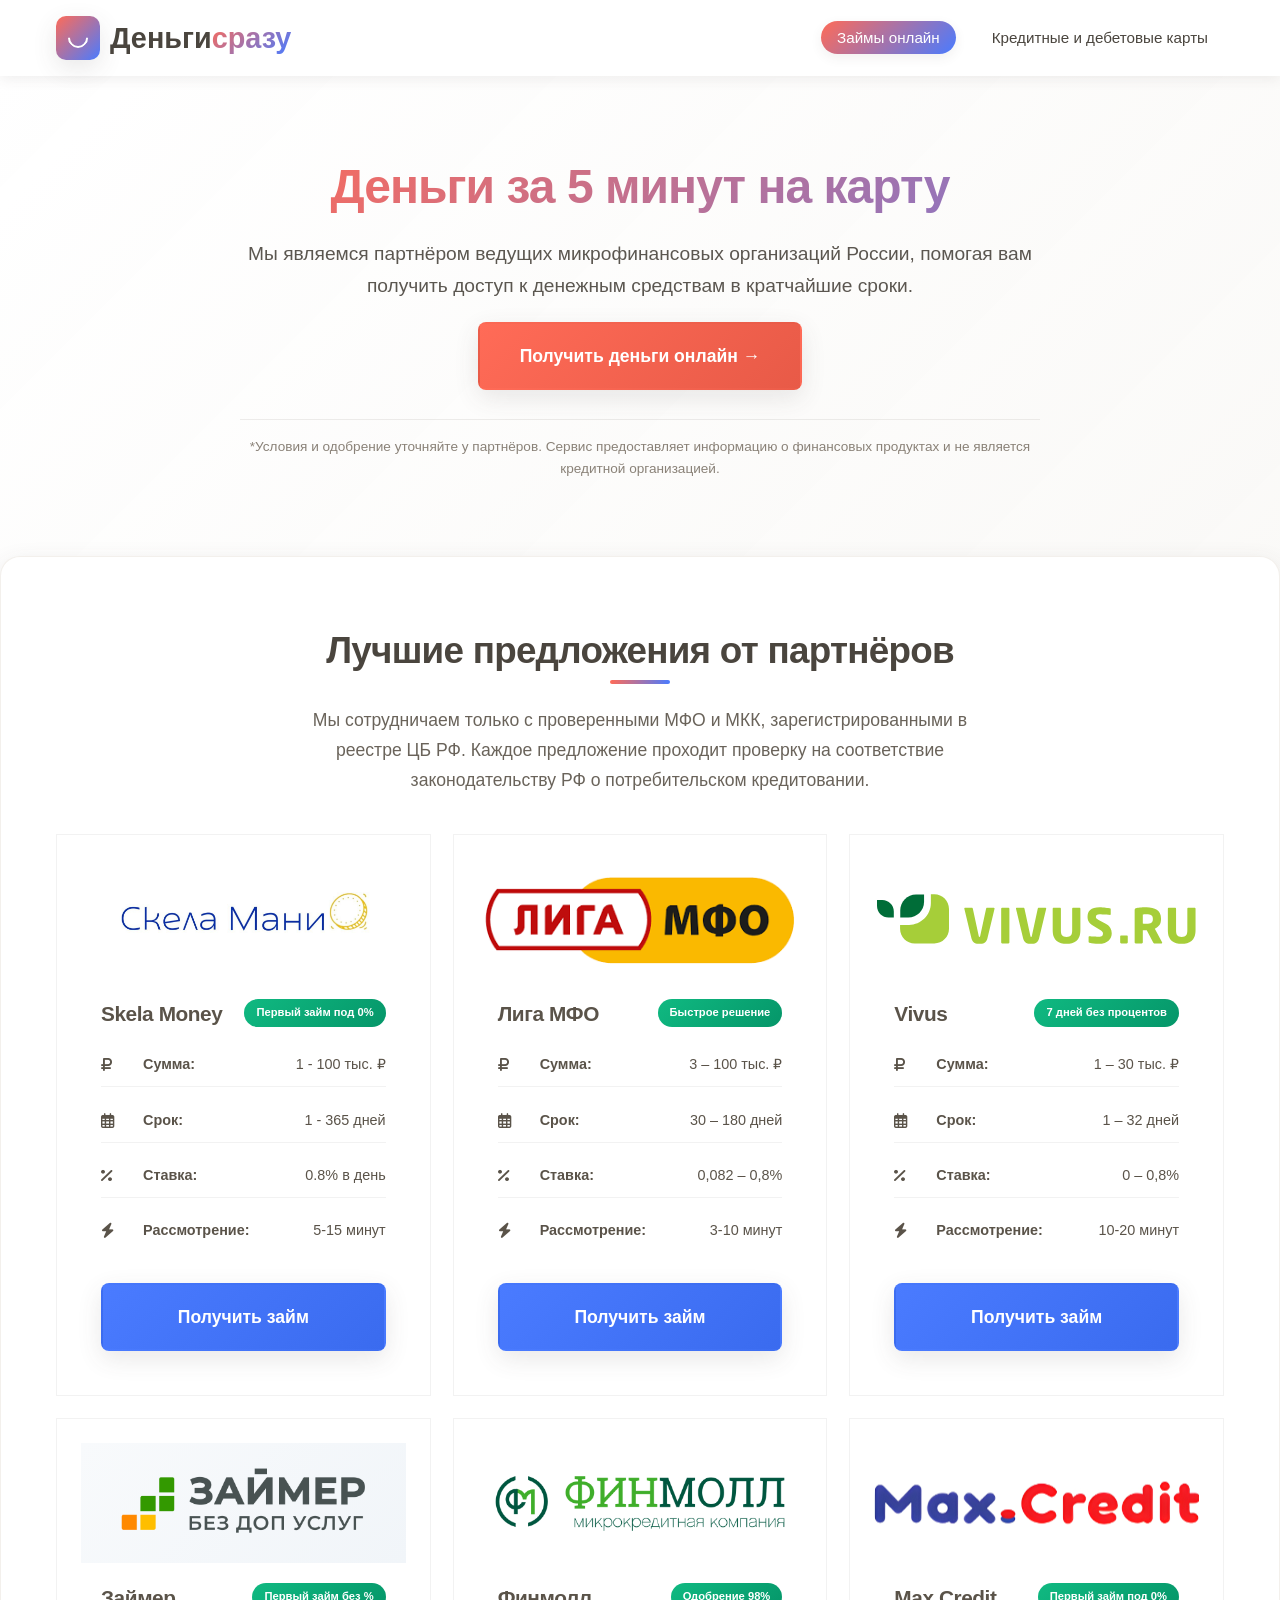
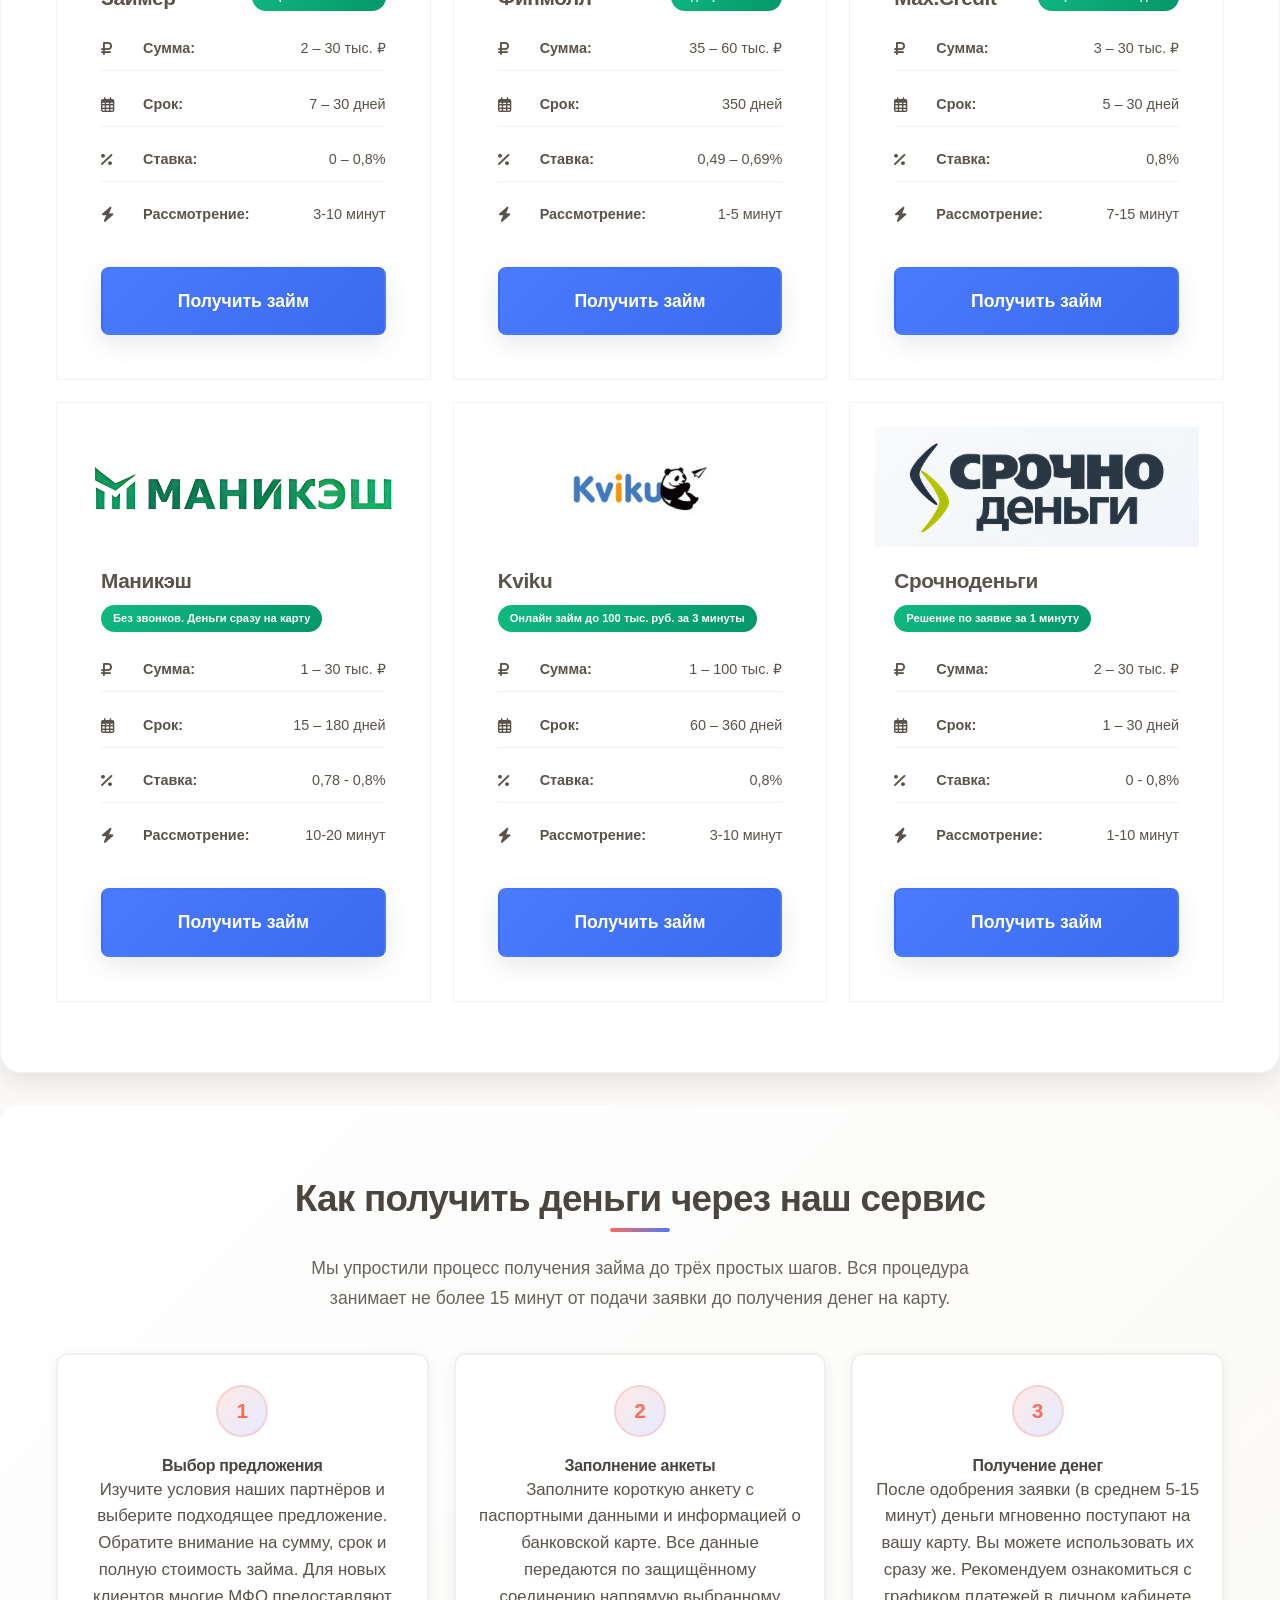
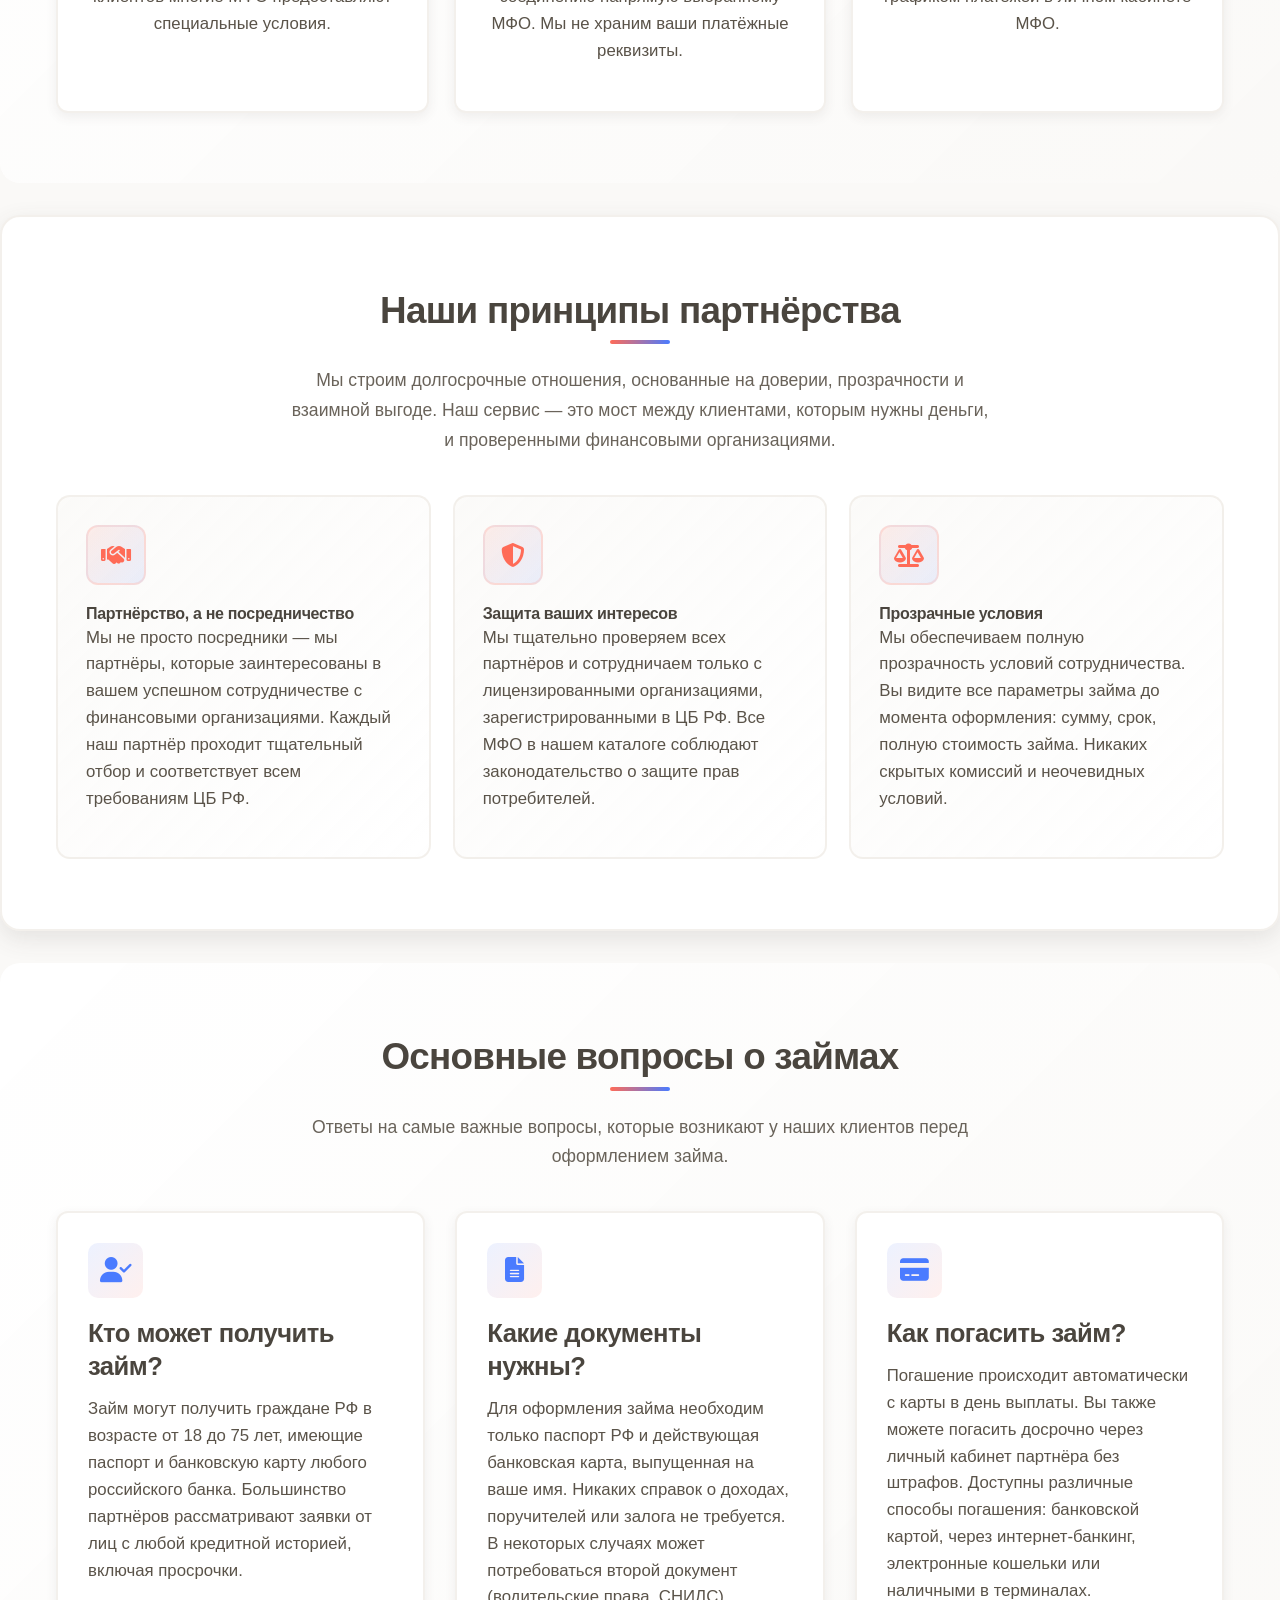
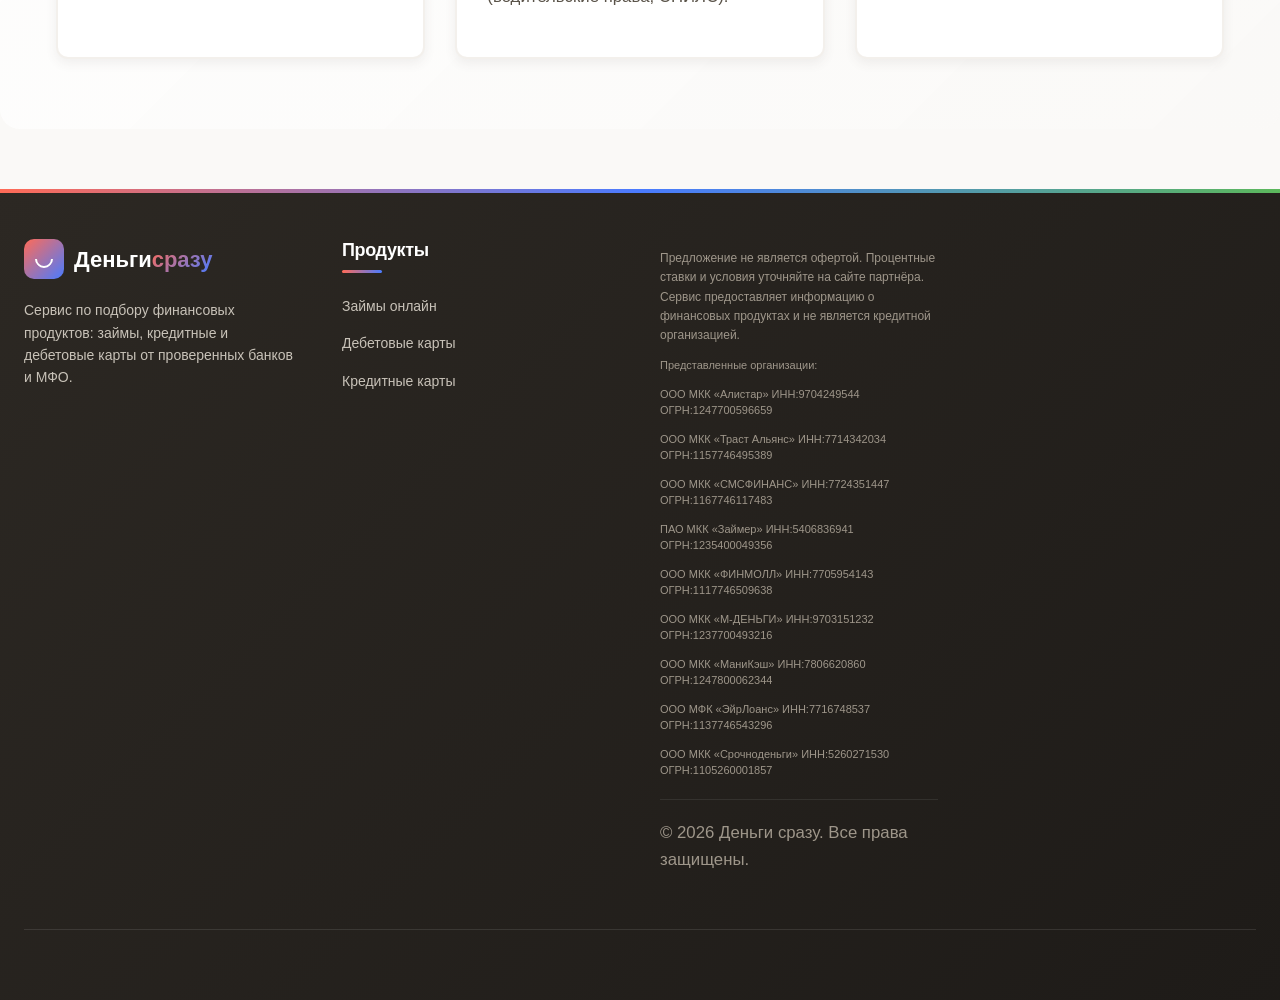
<file: index.html>
<!DOCTYPE html>
<html lang="ru">
<head>
    <meta charset="UTF-8">
    <meta name="viewport" content="width=device-width, initial-scale=1.0, maximum-scale=1.0, user-scalable=no">
    <!-- SEO оптимизация: 35 высокочастотных ключевых запросов -->
    <meta name="description" content="Подберите займ онлайн за 5 минут!">
    <!-- Title с ключевыми запросами для SEO -->
    <title>Займ онлайн на карту срочно | Взять микрозайм мгновенно | Деньги на карту круглосуточно | Займы 24/7 | Микрозаймы онлайн | Деньги сразу</title>
    <!-- Предзагрузка критических ресурсов для ускорения загрузки -->
    <link rel="preconnect" href="https://fonts.googleapis.com">
    <link rel="preconnect" href="https://fonts.gstatic.com" crossorigin>
    <!-- Премиальные шрифты -->
    <link href="https://fonts.googleapis.com/css2?family=Cormorant+Garamond:wght@400;500;600;700&family=Montserrat:wght@300;400;500;600;700&display=swap" rel="stylesheet">
    <!-- Font Awesome 6.5.1 - оптимизированная загрузка только нужных иконок -->
    <link rel="stylesheet" href="https://cdnjs.cloudflare.com/ajax/libs/font-awesome/6.5.1/css/all.min.css" integrity="sha512-DTOQO9RWCH3ppGqcWaEA1BIZOC6xxalwEsw9c2QQeAIftl+Vegovlnee1c9QX4TctnWMn13TZye+giMm8e2LwA==" crossorigin="anonymous" referrerpolicy="no-referrer">
    <!-- Подключение внешнего CSS файла -->
    <link rel="stylesheet" href="/kraska.css">

    <header class="site-header">
        <div class="container">
            <div class="header-wrapper">
                <a href="index.html" class="logo" aria-label="Деньгисразу - логотип сервиса моментальных займов">
                    <div class="logo-symbol"></div>
                    <div class="logo-text">Деньги<span>сразу</span></div>
                </a>
                <!-- НОВОЕ: Навигационное меню -->
                <nav class="main-nav">
                    <ul>
                        <li><a href="index.html" class="active"> Займы онлайн</a></li>
                        <li><a href="cards.html"> Кредитные и дебетовые карты</a></li>
                    </ul>
                </nav>
            </div>
        </div>
    </header>
</head>
<body>


       <section class="hero">
        <div class="container">
            <div class="hero-content">
                <h1>Деньги за 5 минут на карту</h1>
                <p class="hero-subtitle">Мы являемся партнёром ведущих микрофинансовых организаций России, помогая вам получить доступ к денежным средствам в кратчайшие сроки.</p>
                <a href="#offers" class="btn">Получить деньги онлайн →</a>
                <p class="hero-note">*Условия и одобрение уточняйте у партнёров. Сервис предоставляет информацию о финансовых продуктах и не является кредитной организацией.</p>
            </div>
        </div>
    </section>


    <section id="offers" class="offers">
        <div class="container">
            <h2>Лучшие предложения от партнёров</h2>
            <p class="section-subtitle">Мы сотрудничаем только с проверенными МФО и МКК, зарегистрированными в реестре ЦБ РФ. Каждое предложение проходит проверку на соответствие законодательству РФ о потребительском кредитовании.</p>
            
                                               <div class="offers-grid">
                <article class="offer-card">
                    <div class="offer-logo-full">
                        <img src="/imeges_index/skela_logo2.jpg" alt="Skela Money" class="offer-logo-full-img">
                    </div>
                    <div class="offer-card-content">
                        <div class="offer-card-header">
                            <h3>Skela Money</h3>
                            <span class="offer-badge">Первый займ под 0%</span>
                        </div>
                        <ul class="offer-details">
                            <li><i class="fas fa-ruble-sign" aria-hidden="true"></i> <strong>Сумма:</strong> <span>1 - 100 тыс. ₽</span></li>
                            <li><i class="far fa-calendar-alt" aria-hidden="true"></i> <strong>Срок:</strong> <span>1 - 365 дней</span></li>
                            <li><i class="fas fa-percentage" aria-hidden="true"></i> <strong> Ставка:</strong> <span>0.8% в день</span></li>
                            <li><i class="fas fa-bolt" aria-hidden="true"></i> <strong>Рассмотрение:</strong> <span>5-15 минут</span></li>
                        </ul>
                        <a href="https://t.fincpanetwork.ru/click/36707/295/?erid=2W5zFHDhRjW" target="_blank" rel="noopener noreferrer" class="btn offer-btn">Получить займ</a>
                    </div>
                </article>
                
                <article class="offer-card">
                    <div class="offer-logo-full">
                        <img src="/imeges_index/liga_mfo.png" alt="Лига МФО" class="offer-logo-full-img">
                    </div>
                    <div class="offer-card-content">
                        <div class="offer-card-header">
                            <h3>Лига МФО</h3>
                            <span class="offer-badge">Быстрое решение</span>
                        </div>
                        <ul class="offer-details">
                            <li><i class="fas fa-ruble-sign" aria-hidden="true"></i> <strong>Сумма:</strong> <span>3 – 100 тыс. ₽</span></li>
                            <li><i class="far fa-calendar-alt" aria-hidden="true"></i> <strong>Срок:</strong> <span>30 – 180 дней</span></li>
                            <li><i class="fas fa-percentage" aria-hidden="true"></i> <strong>Ставка:</strong> <span>0,082 – 0,8%</span></li>
                            <li><i class="fas fa-bolt" aria-hidden="true"></i> <strong>Рассмотрение:</strong> <span>3-10 минут</span></li>
                        </ul>
                        <a href="https://t.fincpanetwork.ru/click/36707/374/?erid=2W5zFHrbj4C" target="_blank" rel="noopener noreferrer" class="btn offer-btn">Получить займ</a>
                    </div>
                </article>
                
                <article class="offer-card">
                    <div class="offer-logo-full">
                        <img src="/imeges_index/vivus1.svg" alt="Vivus" class="offer-logo-full-img">
                    </div>
                    <div class="offer-card-content">
                        <div class="offer-card-header">
                            <h3>Vivus</h3>
                            <span class="offer-badge">7 дней без процентов</span>
                        </div>
                        <ul class="offer-details">
                            <li><i class="fas fa-ruble-sign" aria-hidden="true"></i> <strong>Сумма:</strong> <span>1 – 30 тыс. ₽</span></li>
                            <li><i class="far fa-calendar-alt" aria-hidden="true"></i> <strong>Срок:</strong> <span>1 – 32 дней</span></li>
                            <li><i class="fas fa-percentage" aria-hidden="true"></i> <strong>Ставка:</strong> <span>0 – 0,8%</span></li>
                            <li><i class="fas fa-bolt" aria-hidden="true"></i> <strong>Рассмотрение:</strong> <span>10-20 минут</span></li>
                        </ul>
                        <a href="https://t.fincpanetwork.ru/click/36707/133/?erid=LjN8KKWo5" target="_blank" rel="noopener noreferrer" class="btn offer-btn">Получить займ</a>
                    </div>
                </article>

                <article class="offer-card">
                    <div class="offer-logo-full">
                        <img src="/imeges_index/zaymer_logo.png" alt="Займер" class="offer-logo-full-img">
                    </div>
                    <div class="offer-card-content">
                        <div class="offer-card-header">
                            <h3>Займер</h3>
                            <span class="offer-badge">Первый займ без %</span>
                        </div>
                        <ul class="offer-details">
                            <li><i class="fas fa-ruble-sign" aria-hidden="true"></i> <strong>Сумма:</strong> <span>2 – 30 тыс. ₽</span></li>
                            <li><i class="far fa-calendar-alt" aria-hidden="true"></i> <strong>Срок:</strong> <span>7 – 30 дней</span></li>
                            <li><i class="fas fa-percentage" aria-hidden="true"></i> <strong>Ставка:</strong> <span>0 – 0,8%</span></li>
                            <li><i class="fas fa-bolt" aria-hidden="true"></i> <strong>Рассмотрение:</strong> <span>3-10 минут</span></li>
                        </ul>
                        <a href="https://t.fincpanetwork.ru/click/36707/15/?erid=2W5zFHwA2h6" target="_blank" rel="noopener noreferrer" class="btn offer-btn">Получить займ</a>
                    </div>
                </article>

                <article class="offer-card">
                    <div class="offer-logo-full">
                        <img src="/imeges_index/finmall_logo.png" alt="Финмолл" class="offer-logo-full-img">
                    </div>
                    <div class="offer-card-content">
                        <div class="offer-card-header">
                            <h3>Финмолл</h3>
                            <span class="offer-badge">Одобрение 98%</span>
                        </div>
                        <ul class="offer-details">
                            <li><i class="fas fa-ruble-sign" aria-hidden="true"></i> <strong>Сумма:</strong> <span>35 – 60 тыс. ₽</span></li>
                            <li><i class="far fa-calendar-alt" aria-hidden="true"></i> <strong>Срок:</strong> <span>350 дней</span></li>
                            <li><i class="fas fa-percentage" aria-hidden="true"></i> <strong>Ставка:</strong> <span>0,49 – 0,69%</span></li>
                            <li><i class="fas fa-bolt" aria-hidden="true"></i> <strong>Рассмотрение:</strong> <span>1-5 минут</span></li>
                        </ul>
                        <a href="https://t.fincpanetwork.ru/click/36707/54/?erid=2W5zFGRMz5N" target="_blank" rel="noopener noreferrer" class="btn offer-btn">Получить займ</a>
                    </div>
                </article>

                <article class="offer-card">
                    <div class="offer-logo-full">
                        <img src="/imeges_index/max_credit_up.svg" alt="Max.Credit" class="offer-logo-full-img">
                    </div>
                    <div class="offer-card-content">
                        <div class="offer-card-header">
                            <h3>Max.Credit</h3>
                            <span class="offer-badge">Первый займ под 0%</span>
                        </div>
                        <ul class="offer-details">
                            <li><i class="fas fa-ruble-sign" aria-hidden="true"></i> <strong>Сумма:</strong> <span>3 – 30 тыс. ₽</span></li>
                            <li><i class="far fa-calendar-alt" aria-hidden="true"></i> <strong>Срок:</strong> <span>5 – 30 дней</span></li>
                            <li><i class="fas fa-percentage" aria-hidden="true"></i> <strong>Ставка:</strong> <span>0,8%</span></li>
                            <li><i class="fas fa-bolt" aria-hidden="true"></i> <strong>Рассмотрение:</strong> <span>7-15 минут</span></li>
                        </ul>
                        <a href="https://t.fincpanetwork.ru/click/36707/106/?erid=LjN8KN99W" target="_blank" rel="noopener noreferrer" class="btn offer-btn">Получить займ</a>
                    </div>
                </article>

                <article class="offer-card">
                    <div class="offer-logo-full">
                        <img src="/imeges_index/moneycash_up.svg" alt="moneycash" class="offer-logo-full-img">
                    </div>
                    <div class="offer-card-content">
                        <div class="offer-card-header">
                            <h3>Маникэш</h3>
                            <span class="offer-badge">Без звонков. Деньги сразу на карту</span>
                        </div>
                        <ul class="offer-details">
                            <li><i class="fas fa-ruble-sign" aria-hidden="true"></i> <strong>Сумма:</strong> <span>1 – 30 тыс. ₽</span></li>
                            <li><i class="far fa-calendar-alt" aria-hidden="true"></i> <strong>Срок:</strong> <span>15 – 180 дней</span></li>
                            <li><i class="fas fa-percentage" aria-hidden="true"></i> <strong>Ставка:</strong> <span>0,78 - 0,8%</span></li>
                            <li><i class="fas fa-bolt" aria-hidden="true"></i> <strong>Рассмотрение:</strong> <span>10-20 минут</span></li>
                        </ul>
                        <a href="https://t.fincpanetwork.ru/click/36707/514/?erid=2W5zFGUchyi" target="_blank" rel="noopener noreferrer" class="btn offer-btn">Получить займ</a>
                    </div>
                </article>

                <article class="offer-card">
                    <div class="offer-logo-full">
                        <img src="/imeges_index/kviku.jpg" alt="Kviku" class="offer-logo-full-img">
                    </div>
                    <div class="offer-card-content">
                        <div class="offer-card-header">
                            <h3>Kviku</h3>
                            <span class="offer-badge">Онлайн займ до 100 тыс. руб. за 3 минуты</span>
                        </div>
                        <ul class="offer-details">
                            <li><i class="fas fa-ruble-sign" aria-hidden="true"></i> <strong>Сумма:</strong> <span>1 – 100 тыс. ₽</span></li>
                            <li><i class="far fa-calendar-alt" aria-hidden="true"></i> <strong>Срок:</strong> <span>60 – 360 дней</span></li>
                            <li><i class="fas fa-percentage" aria-hidden="true"></i> <strong>Ставка:</strong> <span>0,8%</span></li>
                            <li><i class="fas fa-bolt" aria-hidden="true"></i> <strong>Рассмотрение:</strong> <span>3-10 минут</span></li>
                        </ul>
                        <a href="https://t.fincpanetwork.ru/click/36707/26/?erid=2W5zFGEvc3j" target="_blank" rel="noopener noreferrer" class="btn offer-btn">Получить займ</a>
                    </div>
                </article>

                <article class="offer-card">
                    <div class="offer-logo-full">
                        <img src="/imeges_index/srochnodengi_up.svg" alt="srochnodengi" class="offer-logo-full-img">
                    </div>
                    <div class="offer-card-content">
                        <div class="offer-card-header">
                            <h3>Срочноденьги</h3>
                            <span class="offer-badge">Решение по заявке за 1 минуту</span>
                        </div>
                        <ul class="offer-details">
                            <li><i class="fas fa-ruble-sign" aria-hidden="true"></i> <strong>Сумма:</strong> <span>2 – 30 тыс. ₽</span></li>
                            <li><i class="far fa-calendar-alt" aria-hidden="true"></i> <strong>Срок:</strong> <span>1 – 30 дней</span></li>
                            <li><i class="fas fa-percentage" aria-hidden="true"></i> <strong>Ставка:</strong> <span>0 - 0,8%</span></li>
                            <li><i class="fas fa-bolt" aria-hidden="true"></i> <strong>Рассмотрение:</strong> <span>1-10 минут</span></li>
                        </ul>
                        <a href="https://t.fincpanetwork.ru/click/36707/38/?erid=LjN8Kaxif" target="_blank" rel="noopener noreferrer" class="btn offer-btn">Получить займ</a>
                    </div>
                </article>

            </div>
        </div>
    </section>


    <section class="steps">
        <div class="container">
            <h2>Как получить деньги через наш сервис</h2>
            <p class="section-subtitle">Мы упростили процесс получения займа до трёх простых шагов. Вся процедура занимает не более 15 минут от подачи заявки до получения денег на карту.</p>
            
            <div class="steps-grid">
                <article class="step">
                    <div class="step-number">1</div>
                    <h4>Выбор предложения</h4>
                    <p>Изучите условия наших партнёров и выберите подходящее предложение. Обратите внимание на сумму, срок и полную стоимость займа. Для новых клиентов многие МФО предоставляют специальные условия.</p>
                </article>
                
                <article class="step">
                    <div class="step-number">2</div>
                    <h4>Заполнение анкеты</h4>
                    <p>Заполните короткую анкету с паспортными данными и информацией о банковской карте. Все данные передаются по защищённому соединению напрямую выбранному МФО. Мы не храним ваши платёжные реквизиты.</p>
                </article>
                
                <article class="step">
                    <div class="step-number">3</div>
                    <h4>Получение денег</h4>
                    <p>После одобрения заявки (в среднем 5-15 минут) деньги мгновенно поступают на вашу карту. Вы можете использовать их сразу же. Рекомендуем ознакомиться с графиком платежей в личном кабинете МФО.</p>
                </article>
            </div>
        </div>
    </section>


    <section class="features">
        <div class="container">
            <h2>Наши принципы партнёрства</h2>
            <p class="section-subtitle">Мы строим долгосрочные отношения, основанные на доверии, прозрачности и взаимной выгоде. Наш сервис — это мост между клиентами, которым нужны деньги, и проверенными финансовыми организациями.</p>
            
            <div class="features-grid">
                <article class="feature-card">
                    <div class="feature-icon">
                        <i class="fas fa-handshake" aria-hidden="true"></i>
                    </div>
                    <h4>Партнёрство, а не посредничество</h4>
                    <p>Мы не просто посредники — мы партнёры, которые заинтересованы в вашем успешном сотрудничестве с финансовыми организациями. Каждый наш партнёр проходит тщательный отбор и соответствует всем требованиям ЦБ РФ.</p>
                </article>
                
                <article class="feature-card">
                    <div class="feature-icon">
                        <i class="fas fa-shield-alt" aria-hidden="true"></i>
                    </div>
                    <h4>Защита ваших интересов</h4>
                    <p>Мы тщательно проверяем всех партнёров и сотрудничаем только с лицензированными организациями, зарегистрированными в ЦБ РФ. Все МФО в нашем каталоге соблюдают законодательство о защите прав потребителей.</p>
                </article>
                
                <article class="feature-card">
                    <div class="feature-icon">
                        <i class="fas fa-balance-scale" aria-hidden="true"></i>
                    </div>
                    <h4>Прозрачные условия</h4>
                    <p>Мы обеспечиваем полную прозрачность условий сотрудничества. Вы видите все параметры займа до момента оформления: сумму, срок, полную стоимость займа. Никаких скрытых комиссий и неочевидных условий.</p>
                </article>
            </div>
        </div>
    </section>


    <section class="basic-questions">
        <div class="container">
            <h2>Основные вопросы о займах</h2>
            <p class="section-subtitle">Ответы на самые важные вопросы, которые возникают у наших клиентов перед оформлением займа.</p>
            
            <div class="questions-grid">
                <article class="question-card">
                    <div class="question-icon">
                        <i class="fas fa-user-check"></i>
                    </div>
                    <h3>Кто может получить займ?</h3>
                    <p>Займ могут получить граждане РФ в возрасте от 18 до 75 лет, имеющие паспорт и банковскую карту любого российского банка. Большинство партнёров рассматривают заявки от лиц с любой кредитной историей, включая просрочки.</p>
                </article>
                
                <article class="question-card">
                    <div class="question-icon">
                        <i class="fas fa-file-alt"></i>
                    </div>
                    <h3>Какие документы нужны?</h3>
                    <p>Для оформления займа необходим только паспорт РФ и действующая банковская карта, выпущенная на ваше имя. Никаких справок о доходах, поручителей или залога не требуется. В некоторых случаях может потребоваться второй документ (водительские права, СНИЛС).</p>
                </article>
                
                <article class="question-card">
                    <div class="question-icon">
                        <i class="fas fa-credit-card"></i>
                    </div>
                    <h3>Как погасить займ?</h3>
                    <p>Погашение происходит автоматически с карты в день выплаты. Вы также можете погасить досрочно через личный кабинет партнёра без штрафов. Доступны различные способы погашения: банковской картой, через интернет-банкинг, электронные кошельки или наличными в терминалах.</p>
                </article>
            </div>
        </div>
    </section>


    <footer>
        <div class="container">
            <div class="footer-grid">
                <!-- Колонка 1: Логотип и описание -->
                <div class="footer-col">
                    <div class="footer-logo">
                        <div class="footer-logo-symbol"></div>
                        <div class="footer-logo-text">Деньги<span>сразу</span></div>
                    </div>
                    <p class="footer-description">
                        Сервис по подбору финансовых продуктов: займы, кредитные и дебетовые карты от проверенных банков и МФО.
                    </p>
                </div>

                <!-- Колонка 2: Продукты -->
                <div class="footer-col">
                    <h4>Продукты</h4>
                    <ul>
                        <li><a href="index.html">Займы онлайн</a></li>
                        <li><a href="cards.html">Дебетовые карты</a></li>
                        <li><a href="cards.html">Кредитные карты</a></li>
                    </ul>
                </div>

            <!-- Юридическая информация -->
         
            <div class="footer-legal">
                <div class="legal-text">
                    <p>Предложение не является офертой. Процентные ставки и условия уточняйте на сайте партнёра. Сервис предоставляет информацию о финансовых продуктах и не является кредитной организацией.</p>
                    <p class="legal-organizations">
                        Представленные организации:
                       <p class="legal-organizations">ООО МКК «Алистар» ИНН:9704249544 ОГРН:1247700596659</p>
                       <p class="legal-organizations">ООО МКК «Траст Альянс» ИНН:7714342034 ОГРН:1157746495389</p>
                       <p class="legal-organizations">ООО МКК «СМСФИНАНС» ИНН:7724351447 ОГРН:1167746117483</p>
                       <p class="legal-organizations">ПАО МКК «Займер» ИНН:5406836941 ОГРН:1235400049356</p>
                       <p class="legal-organizations">ООО МКК «ФИНМОЛЛ» ИНН:7705954143 ОГРН:1117746509638</p>
                       <p class="legal-organizations">ООО МКК «М-ДЕНЬГИ» ИНН:9703151232 ОГРН:1237700493216</p>
                       <p class="legal-organizations">ООО МКК «МаниКэш» ИНН:7806620860 ОГРН:1247800062344</p>
                       <p class="legal-organizations">ООО МФК «ЭйрЛоанс» ИНН:7716748537 ОГРН:1137746543296</p>
                       <p class="legal-organizations">ООО МКК «Срочноденьги» ИНН:5260271530 ОГРН:1105260001857</p>
                    </p>
                </div>
           
                <div class="legal-copyright">
                    <p>© 2026 Деньги сразу. Все права защищены.</p>
                </div>
            </div>
        </div>
    </footer>

   
    <!-- Подключение внешнего JavaScript файла -->
    <script src="anima.js">

    
    </script>
     <!-- Микроразметка Schema.org для улучшения SEO -->
    <script type="application/ld+json">
    {
        "@context": "https://schema.org",
        "@type": "FAQPage",
        "mainEntity": [
            {
                "@type": "Question",
                "name": "Как вы выбираете партнёров-МФО?",
                "acceptedAnswer": {
                    "@type": "Answer",
                    "text": "Мы сотрудничаем только с лицензированными МФО и МКК, которые состоят в государственном реестре ЦБ РФ. Каждый партнёр проходит тщательную проверку на надёжность, финансовую устойчивость, соответствие законодательству и качество обслуживания клиентов."
                }
            },
            {
                "@type": "Question",
                "name": "Вы передаёте мои данные третьим лицам?",
                "acceptedAnswer": {
                    "@type": "Answer",
                    "text": "Мы передаём ваши данные только тому финансовому партнёру, которого вы выбираете для получения займа. Ваши данные защищены и не передаются другим организациям без вашего согласия. Мы используем современные технологии шифрования для защиты персональной информации."
                }
            },
            {
                "@type": "Question",
                "name": "Какие гарантии вы предоставляете?",
                "acceptedAnswer": {
                    "@type": "Answer",
                    "text": "Мы гарантируем прозрачность условий, безопасность передачи данных и сотрудничество только с проверенными партнёрами. Вы всегда можете обратиться в нашу службу поддержки для решения любых вопросов."
                }
            },
            {
                "@type": "Question",
                "name": "Сколько времени занимает рассмотрение заявки?",
                "acceptedAnswer": {
                    "@type": "Answer",
                    "text": "Среднее время рассмотрения заявки нашими партнёрами составляет от 1 до 15 минут в зависимости от выбранной МФО и времени суток. В большинстве случаев решение принимается в течение 5-7 минут."
                }
            },
            {
                "@type": "Question",
                "name": "Что делать, если мне отказали в займе?",
                "acceptedAnswer": {
                    "@type": "Answer",
                    "text": "Если вам отказал один из наших партнёров, вы можете попробовать подать заявку в другую МФО из нашего каталога. Каждая организация имеет собственные критерии оценки заёмщиков."
                }
            }
        ]
    }
    </script>

</body>
</html>
</file>
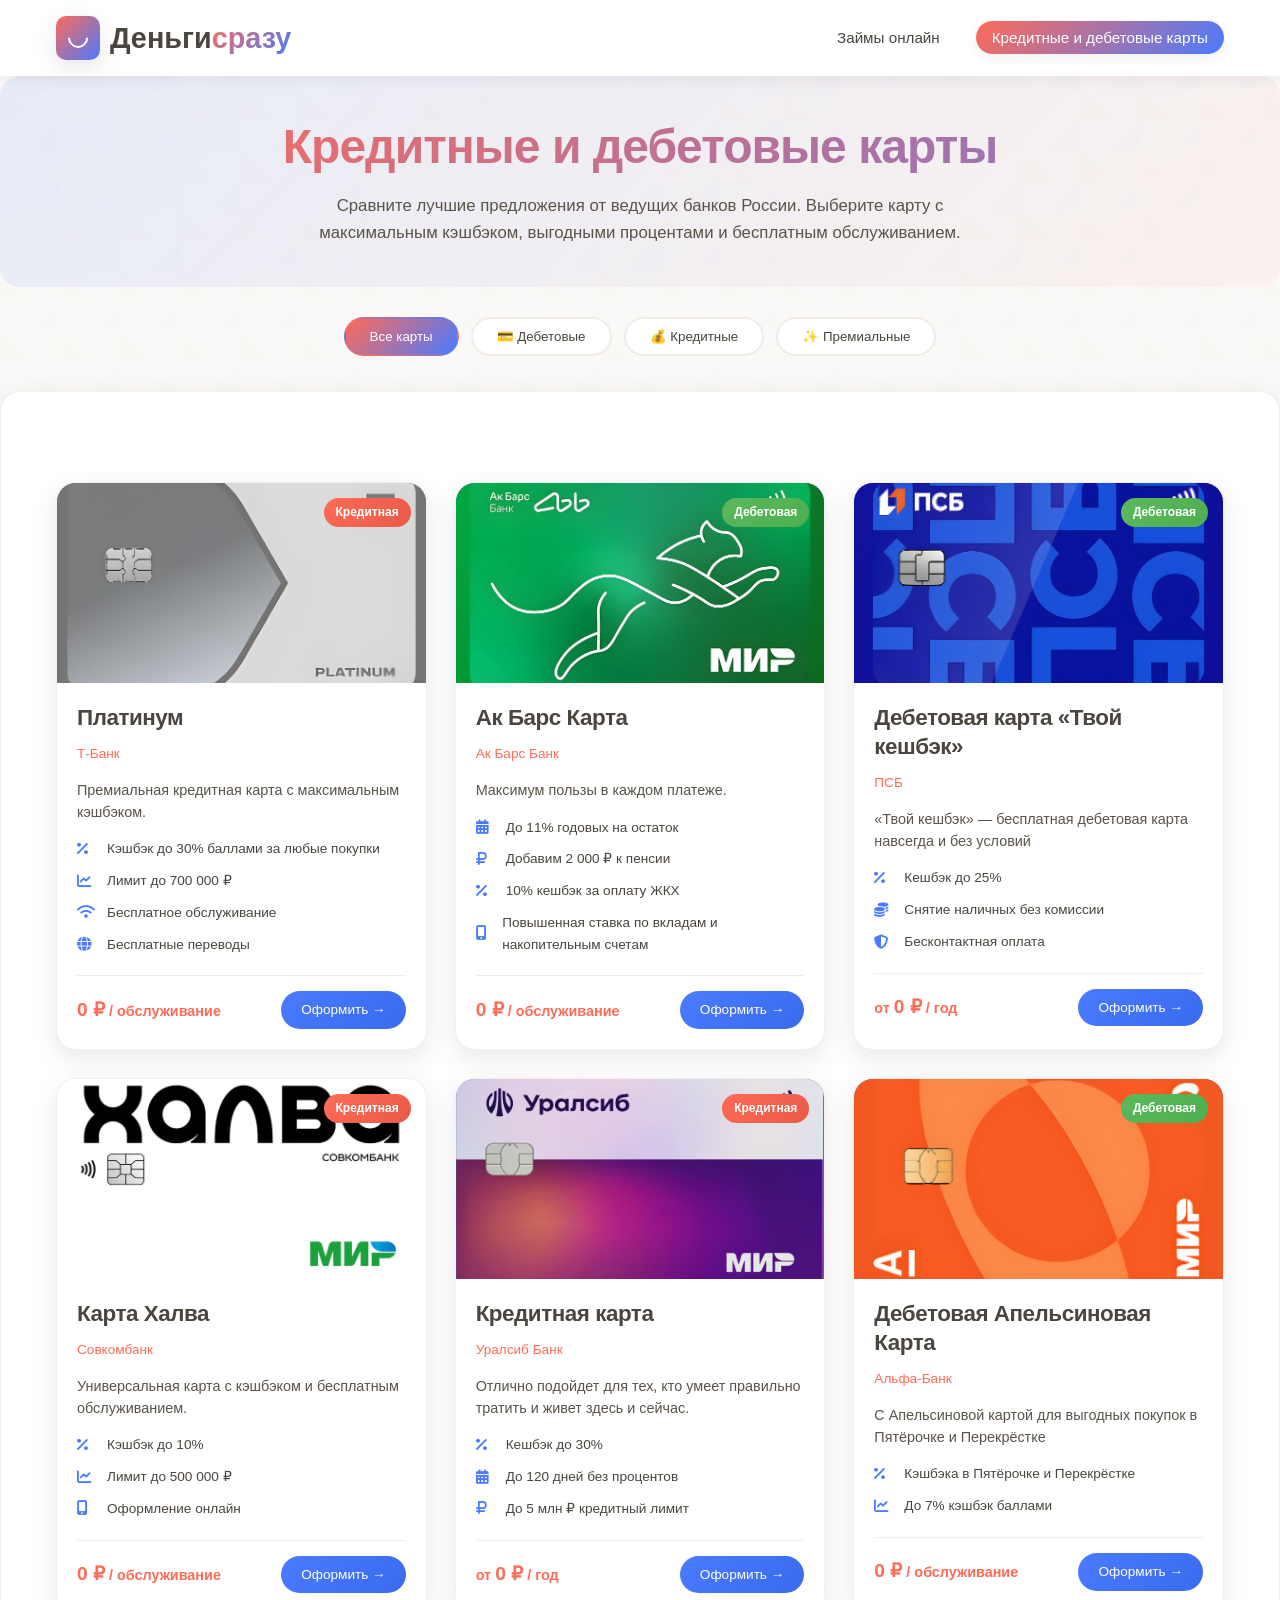
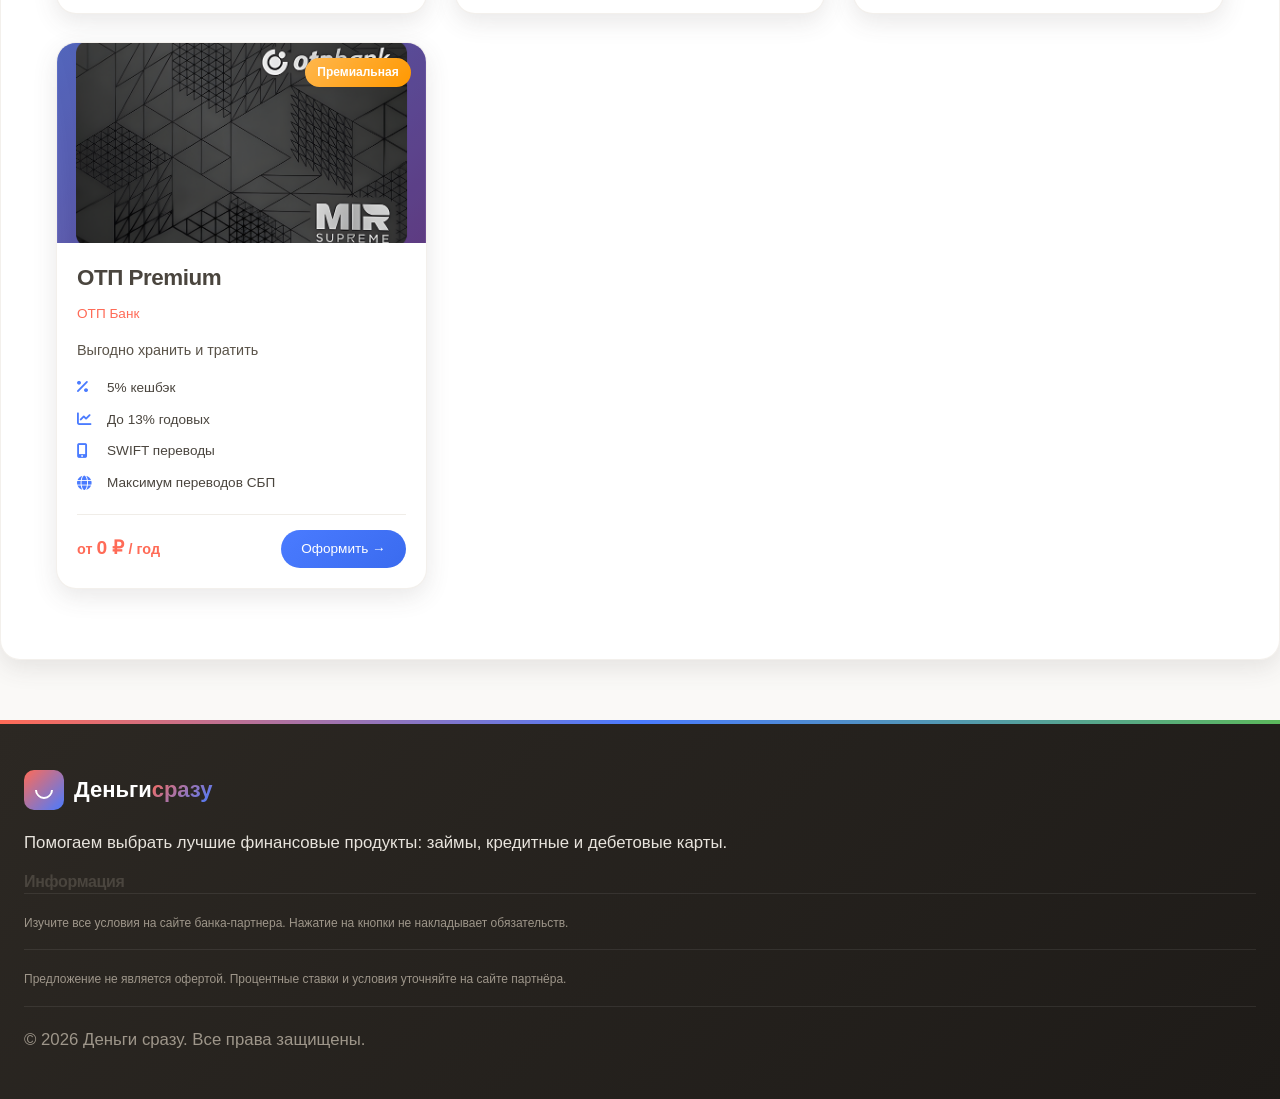
<file: cards.html>
<!DOCTYPE html>
<html lang="ru">
<head>
    <meta charset="UTF-8">
    <meta name="viewport" content="width=device-width, initial-scale=1.0, maximum-scale=1.0, user-scalable=no">
    <meta name="description" content="Сравните лучшие кредитные и дебетовые карты банков России. Кэшбэк, проценты на остаток, бесплатное обслуживание.">
    <title>Кредитные и дебетовые карты | Сравнение лучших карт 2026 | Деньги сразу</title>
    <link rel="preconnect" href="https://fonts.googleapis.com">
    <link rel="preconnect" href="https://fonts.gstatic.com" crossorigin>
   <link href="https://fonts.googleapis.com/css2?family=Cormorant+Garamond:wght@400;500;600;700&family=Montserrat:wght@300;400;500;600;700&display=swap" rel="stylesheet">
    <link rel="stylesheet" href="https://cdnjs.cloudflare.com/ajax/libs/font-awesome/6.5.1/css/all.min.css">
    <link rel="stylesheet" href="kraska.css">
</head>
<body>

    <!-- HEADER -->
    <header class="site-header">
        <div class="container">
            <div class="header-wrapper">
                <a href="index.html" class="logo">
                    <div class="logo-symbol"></div>
                    <div class="logo-text">Деньги<span>сразу</span></div>
                </a>
                <nav class="main-nav">
                    <ul>
                        <li><a href="index.html">Займы онлайн</a></li>
                        <li><a href="cards.html" class="active">Кредитные и дебетовые карты</a></li>
                    </ul>
                </nav>
            </div>
        </div>
    </header>

    <!-- HERO SECTION -->
    <section class="cards-hero">
        <div class="container">
            <h1>Кредитные и дебетовые карты</h1>
            <p>Сравните лучшие предложения от ведущих банков России. Выберите карту с максимальным кэшбэком, выгодными процентами и бесплатным обслуживанием.</p>
        </div>
    </section>

    <!-- ФИЛЬТРЫ -->
    <div class="container">
        <div class="card-filters">
            <button class="filter-btn active" data-filter="all">Все карты</button>
            <button class="filter-btn" data-filter="debit">💳 Дебетовые</button>
            <button class="filter-btn" data-filter="credit">💰 Кредитные</button>
            <button class="filter-btn" data-filter="premium">✨ Премиальные</button>
        </div>
    </div>

    <!-- КАРТОЧКИ КАРТ -->
    <section class="offers" style="margin-top: 0;">
        <div class="container">
            <div class="cards-grid" id="cardsGrid">


                <!-- КАРТОЧКА 1 ✅ -->
                <div class="card-item" data-type="credit">
                    <div class="card-image">
                        <img src="/images_cards/Tbank_credit_upscale.png" alt="Т-Банк-Платинум">
                        <span class="card-badge credit">Кредитная</span>
                    </div>
                    <div class="card-content">
                        <h3 class="card-title">Платинум</h3>
                        <span class="card-bank">Т-Банк</span>
                        <p class="card-description">Премиальная кредитная карта с максимальным кэшбэком.</p>
                        <ul class="card-features">
                            <li><i class="fas fa-percentage"></i> Кэшбэк до 30% баллами за любые покупки</li>
                            <li><i class="fas fa-chart-line"></i> Лимит до 700 000 ₽</li>
                            <li><i class="fas fa-wifi"></i> Бесплатное обслуживание</li>
                            <li><i class="fas fa-globe"></i> Бесплатные переводы</li>
                        </ul>
                        <div class="card-footer">
                            <div class="card-rate"><span>0 ₽</span> / обслуживание</div>
                            <a href="https://t.fincpanetwork.ru/click/36707/27/?erid=LjN8Jw3pU" target="_blank" rel="noopener noreferrer" class="card-btn-small">Оформить →</a>
                        </div>
                    </div>
                </div>

                <!-- КАРТОЧКА 2 ✅ -->
                <div class="card-item" data-type="debit">
                    <div class="card-image">
                        <img src="/images_cards/Akbars_debet_uoscale.png" alt="Ак Барс Банк">
                        <span class="card-badge debit">Дебетовая</span>
                    </div>
                    <div class="card-content">
                        <h3 class="card-title">Ак Барс Карта</h3>
                        <span class="card-bank">Ак Барс Банк</span>
                        <p class="card-description">Максимум пользы в каждом платеже.</p>
                        <ul class="card-features">
                            <li><i class="fas fa-calendar-alt"></i> До 11% годовых на остаток</li>
                            <li><i class="fas fa-ruble-sign"></i> Добавим 2 000 ₽ к пенсии</li>
                            <li><i class="fas fa-percentage"></i> 10% кешбэк за оплату ЖКХ</li>
                            <li><i class="fas fa-mobile-alt"></i> Повышенная ставка по вкладам и накопительным счетам</li>
                        </ul>
                        <div class="card-footer">
                            <div class="card-rate"><span>0 ₽</span> / обслуживание</div>
                            <a href="https://t.fincpanetwork.ru/click/36707/397/?erid=2VfnxvVWi3a" target="_blank" rel="noopener noreferrer" class="card-btn-small">Оформить →</a>
                        </div>
                    </div>
                </div>

                <!-- КАРТОЧКА 3 ✅ -->
                <div class="card-item" data-type="debit">
                    <div class="card-image">
                        <img src="/images_cards/PSB_debet_upscale.png" alt="ПСБ">
                        <span class="card-badge debit">Дебетовая</span>
                    </div>
                    <div class="card-content">
                        <h3 class="card-title">Дебетовая карта «Твой кешбэк»</h3>
                        <span class="card-bank">ПСБ</span>
                        <p class="card-description">«Твой кешбэк» — бесплатная дебетовая карта навсегда и без условий</p>
                        <ul class="card-features">
                            <li><i class="fas fa-percentage"></i> Кешбэк до 25%</li>
                            <li><i class="fas fa-coins"></i> Снятие наличных без комиссии</li>
                            <li><i class="fas fa-shield-alt"></i> Бесконтактная оплата</li>
                        </ul>
                        <div class="card-footer">
                            <div class="card-rate">от <span>0 ₽</span> / год</div>
                            <a href="https://t.fincpanetwork.ru/click/36707/639/?erid=2W5zFFyDoLU" target="_blank" rel="noopener noreferrer" class="card-btn-small">Оформить →</a>
                        </div>
                    </div>
                </div>

                <!-- КАРТОЧКА 4 ✅ -->
                <div class="card-item" data-type="credit">
                    <div class="card-image">
                        <img src="/images_cards/Halva_credit.jpg" alt="Совкомбанк">
                        <span class="card-badge credit">Кредитная</span>
                    </div>
                    <div class="card-content">
                        <h3 class="card-title">Карта Халва</h3>
                        <span class="card-bank">Совкомбанк</span>
                        <p class="card-description">Универсальная карта с кэшбэком и бесплатным обслуживанием.</p>
                        <ul class="card-features">
                            <li><i class="fas fa-percentage"></i> Кэшбэк до 10%</li>
                            <li><i class="fas fa-chart-line"></i> Лимит до 500 000 ₽</li>
                            <li><i class="fas fa-mobile-alt"></i> Оформление онлайн</li>
                        </ul>
                        <div class="card-footer">
                            <div class="card-rate"><span>0 ₽</span> / обслуживание</div>
                            <a href="https://t.fincpanetwork.ru/click/36707/456/?erid=2W5zFJuEp7a" target="_blank" rel="noopener noreferrer" class="card-btn-small">Оформить →</a>
                        </div>
                    </div>
                </div>

                <!-- КАРТОЧКА 5 ✅ -->
                <div class="card-item" data-type="credit">
                    <div class="card-image">
                        <img src="/images_cards/UralSib_credit.png" alt="Уралсиб Банк">
                        <span class="card-badge credit">Кредитная</span>
                    </div>
                    <div class="card-content">
                        <h3 class="card-title">Кредитная карта</h3>
                        <span class="card-bank">Уралсиб Банк</span>
                        <p class="card-description">Отлично подойдет для тех, кто умеет правильно тратить и живет здесь и сейчас.</p>
                        <ul class="card-features">
                            <li><i class="fas fa-percentage"></i> Кешбэк до 30%</li>
                            <li><i class="fas fa-calendar-alt"></i> До 120 дней без процентов</li>
                            <li><i class="fas fa-ruble-sign"></i> До 5 млн ₽ кредитный лимит</li>
                        </ul>
                        <div class="card-footer">
                            <div class="card-rate">от <span>0 ₽</span> / год</div>
                            <a href="https://t.fincpanetwork.ru/click/36707/407/?erid=2W5zFH4Ww45" target="_blank" rel="noopener noreferrer" class="card-btn-small">Оформить →</a>
                        </div>
                    </div>
                </div>

                <!-- КАРТОЧКА 6 ✅ -->
                <div class="card-item" data-type="debit">
                    <div class="card-image">
                        <img src="/images_cards/AlfaOrange_debet_upscale.png" alt=" Альфа-Банк Дебетовая Апельсиновая Карта">
                        <span class="card-badge debit">Дебетовая</span>
                    </div>
                    <div class="card-content">
                        <h3 class="card-title">Дебетовая Апельсиновая Карта</h3>
                        <span class="card-bank">Альфа-Банк</span>
                        <p class="card-description">С Апельсиновой картой для выгодных покупок в Пятёрочке и Перекрёстке</p>
                        <ul class="card-features">
                            <li><i class="fas fa-percentage"></i> Кэшбэка в Пятёрочке и Перекрёстке</li>
                            <li><i class="fas fa-chart-line"></i> До 7% кэшбэк баллами</li>
                        </ul>
                        <div class="card-footer">
                            <div class="card-rate"><span>0 ₽</span> / обслуживание</div>
                            <a href="https://t.fincpanetwork.ru/click/36707/556/?erid=2W5zFGy1aGQ" target="_blank" rel="noopener noreferrer" class="card-btn-small">Оформить →</a>
                        </div>
                    </div>
                </div>

                <!-- КАРТОЧКА 7 Премиальная ✅ -->
                <div class="card-item" data-type="premium">
                    <div class="card-image">
                        <img src="/images_cards/OTP_premium_upscale_2.png" alt="ОТП Premium" >
                        <span class="card-badge premium">Премиальная</span>
                    </div>
                    <div class="card-content">
                        <h3 class="card-title">ОТП Premium</h3>
                        <span class="card-bank">ОТП Банк</span>
                        <p class="card-description">Выгодно хранить и тратить</p>
                        <ul class="card-features">
                            <li><i class="fas fa-percentage"></i> 5% кешбэк</li>
                            <li><i class="fas fa-chart-line"></i> До 13% годовых</li>
                            <li><i class="fas fa-mobile-alt"></i> SWIFT переводы</li>
                            <li><i class="fas fa-globe"></i> Максимум переводов СБП</li>
                        </ul>
                        <div class="card-footer">
                            <div class="card-rate">от <span>0 ₽</span> / год</div>
                            <a href="https://t.fincpanetwork.ru/click/36707/472/?erid=2W5zFJoHWXa" target="_blank" rel="noopener noreferrer" class="card-btn-small">Оформить →</a>
                        </div>
                    </div>
                </div>
            </div>
        </div>
    </section>

    <!-- СРАВНИТЕЛЬНАЯ ТАБЛИЦА -->
    <!-- <section class="features" style="margin-top: 20px;">
        <div class="container">
            <h2>Сравнение карт</h2>
            <p class="section-subtitle">Выберите лучшую карту по ключевым параметрам</p>
            
            <div class="compare-table">
                <table>
                    <thead>
                        <tr><th>Банк</th><th>Карта</th><th>Тип</th><th>Кэшбэк</th><th>Обслуживание</th>
                    </thead>
                    <tbody>
                        <tr><td><div class="bank-logo"> Тинькофф</div></td><td>Tinkoff Black</td><td>Дебетовая</td><td>до 30%</td><td>0 ₽</td>
                        <tr><td><div class="bank-logo"> Альфа-Банк</div></td><td>100 дней</td><td>Кредитная</td><td>до 5%</td><td>590 ₽</td>
                        <tr><td><div class="bank-logo"> Сбербанк</div></td><td>СберКарта</td><td>Дебетовая</td><td>до 5%</td><td>0 ₽</td>
                        <tr><td><div class="bank-logo"> ВТБ</div></td><td>Карта Мир</td><td>Дебетовая</td><td>до 10%</td><td>0 ₽</td>
                        <tr><td><div class="bank-logo"> Газпромбанк</div></td><td>Benefit</td><td>Кредитная</td><td>до 15%</td><td>990 ₽</td>
                    </tbody>
                </table>
            </div>
        </div>
    </section> -->

        <!-- ============================================
         FOOTER - ЕДИНЫЙ СТИЛЬ С ГЛАВНОЙ СТРАНИЦЕЙ
         ============================================ -->
     <footer>
        <div class="container">
            <div class="footer-content">
                <div>
                    <div class="footer-logo"><div class="footer-logo-symbol"></div><div class="footer-logo-text">Деньги<span>сразу</span></div></div>
                    <p class="footer-tagline">Помогаем выбрать лучшие финансовые продукты: займы, кредитные и дебетовые карты.</p>
                </div>
                <div class="footer-links">
                    <h4>Информация</h4>
                    <p class="legal-copyright">Изучите все условия на сайте банка-партнера. Нажатие на кнопки не накладывает обязательств.</p>
                </div>
            </div>
            <div class="legal"><p class="legal-copyright">Предложение не является офертой. Процентные ставки и условия уточняйте на сайте партнёра.</p>
                <div class="legal-copyright">
                    <p>© 2026 Деньги сразу. Все права защищены.</p>
                </div>
    </footer>

    <script src="anima.js"></script>
    <script>
        // Фильтрация карт
        const filterBtns = document.querySelectorAll('.filter-btn');
        const cards = document.querySelectorAll('.card-item');
        
        filterBtns.forEach(btn => {
            btn.addEventListener('click', () => {
                filterBtns.forEach(b => b.classList.remove('active'));
                btn.classList.add('active');
                const filter = btn.dataset.filter;
                
                cards.forEach(card => {
                    if (filter === 'all' || card.dataset.type === filter) {
                        card.style.display = 'block';
                        setTimeout(() => card.style.opacity = '1', 10);
                    } else {
                        card.style.opacity = '0';
                        setTimeout(() => card.style.display = 'none', 200);
                    }
                });
            });
        });
        
        // Трекинг кликов по картам
        document.querySelectorAll('.card-btn-small').forEach(btn => {
            btn.addEventListener('click', (e) => {
                const card = btn.closest('.card-item');
                const cardName = card?.querySelector('.card-title')?.innerText || 'Unknown';
                console.log(`Клик по карте: ${cardName}`);
                // Здесь можно добавить отправку в аналитику
            });
        });
    </script>
</body>
</html>
</file>
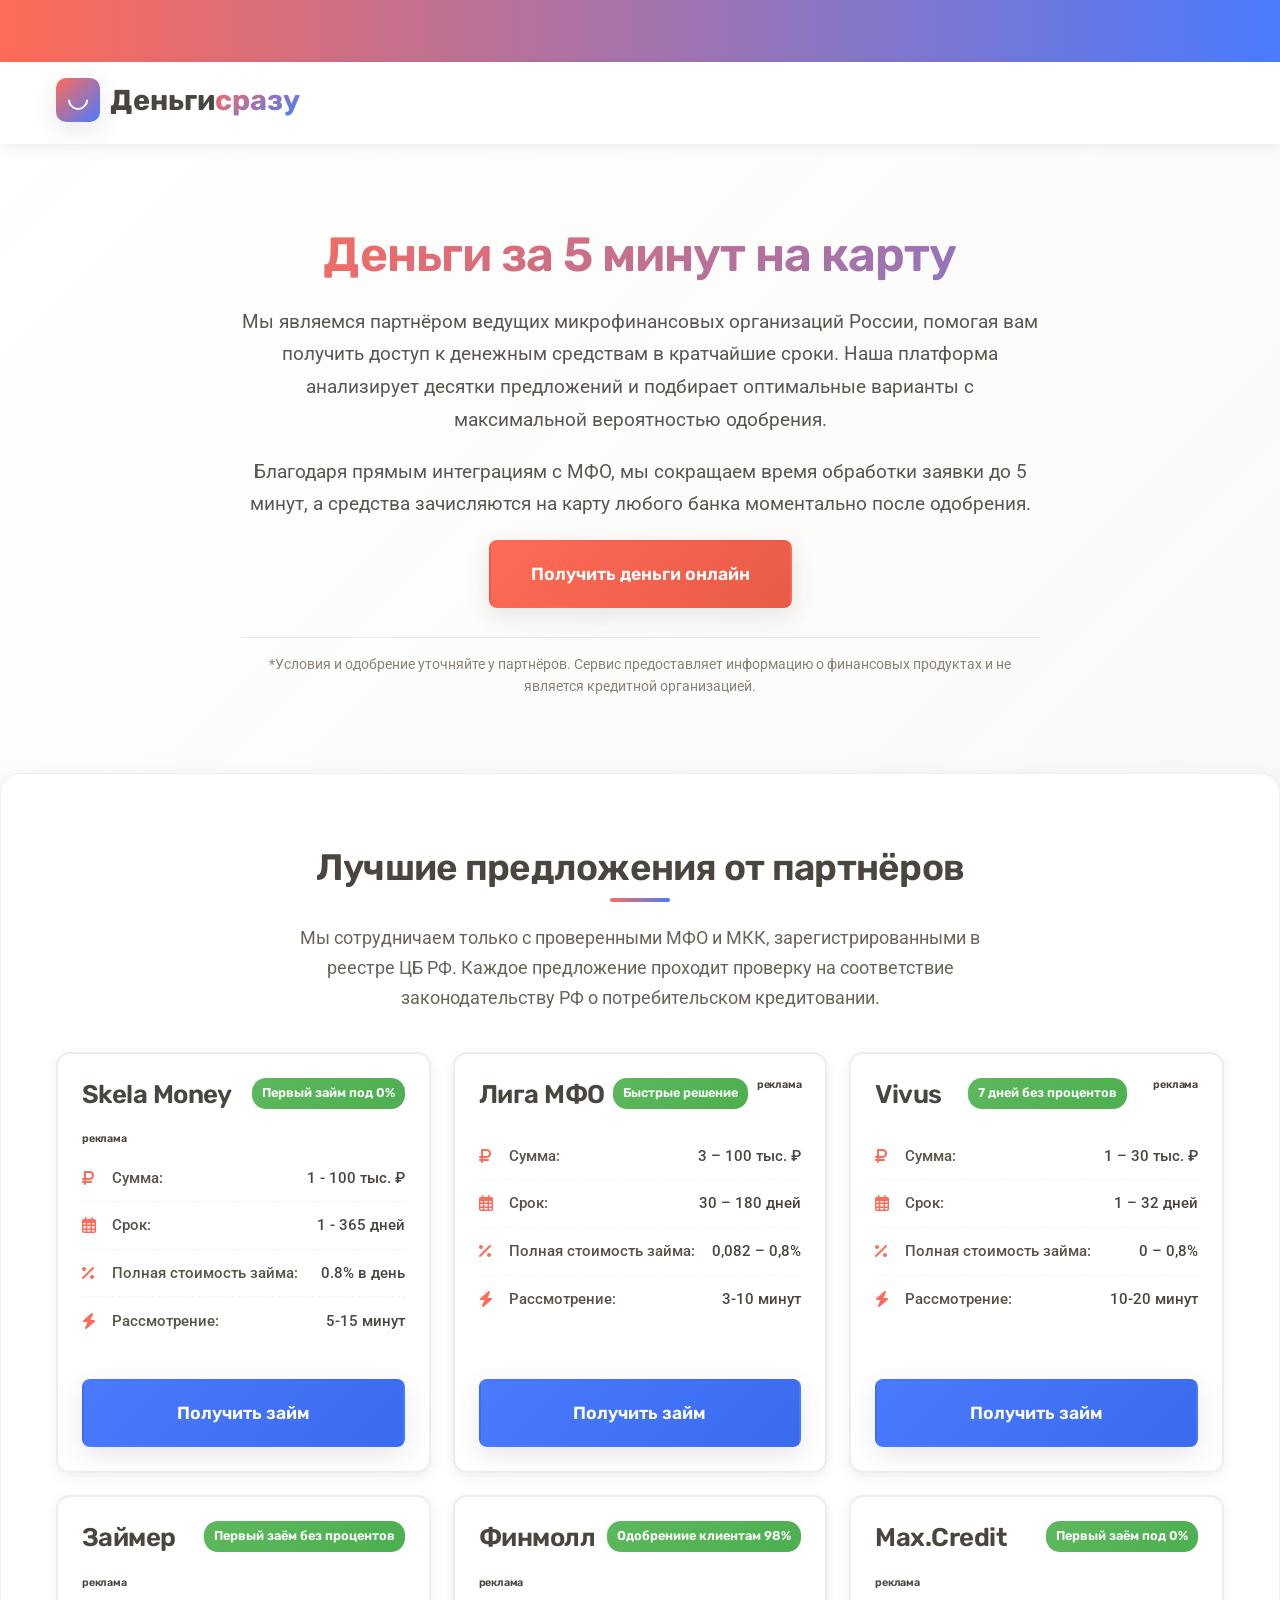
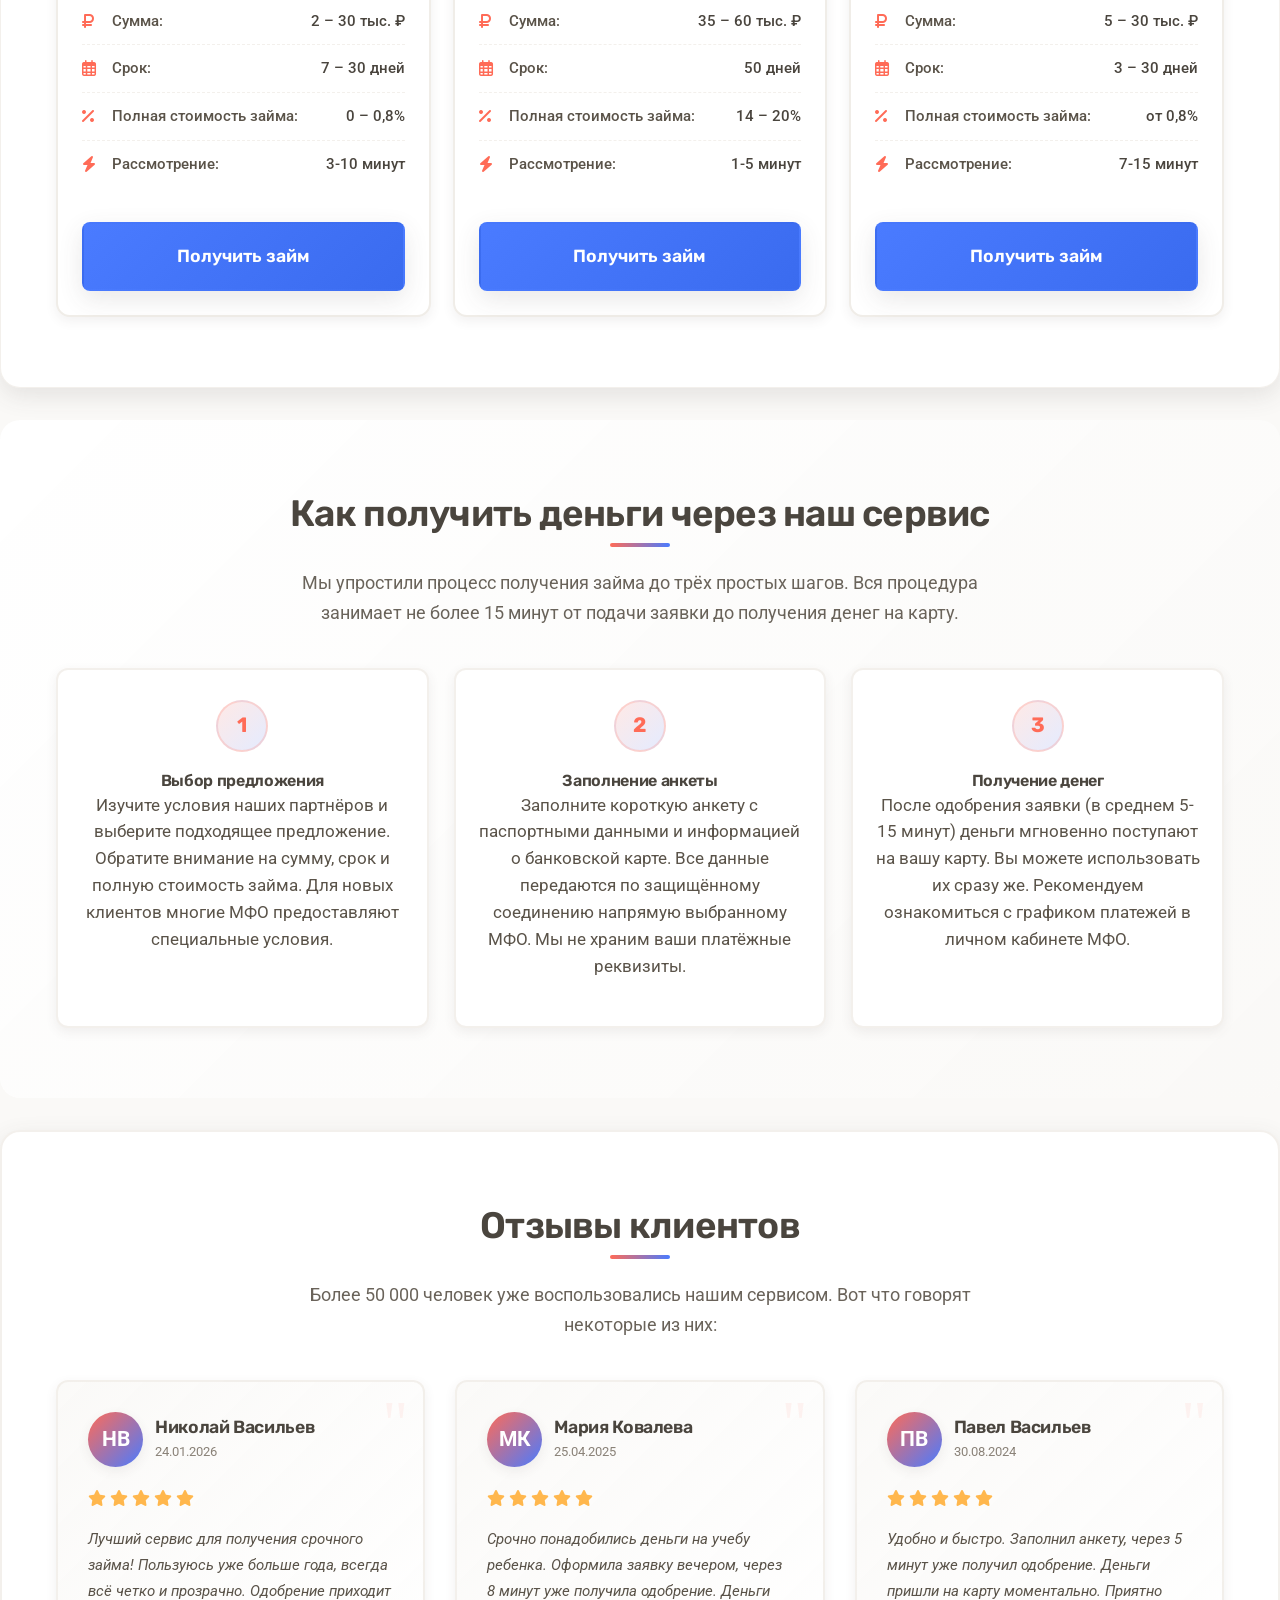
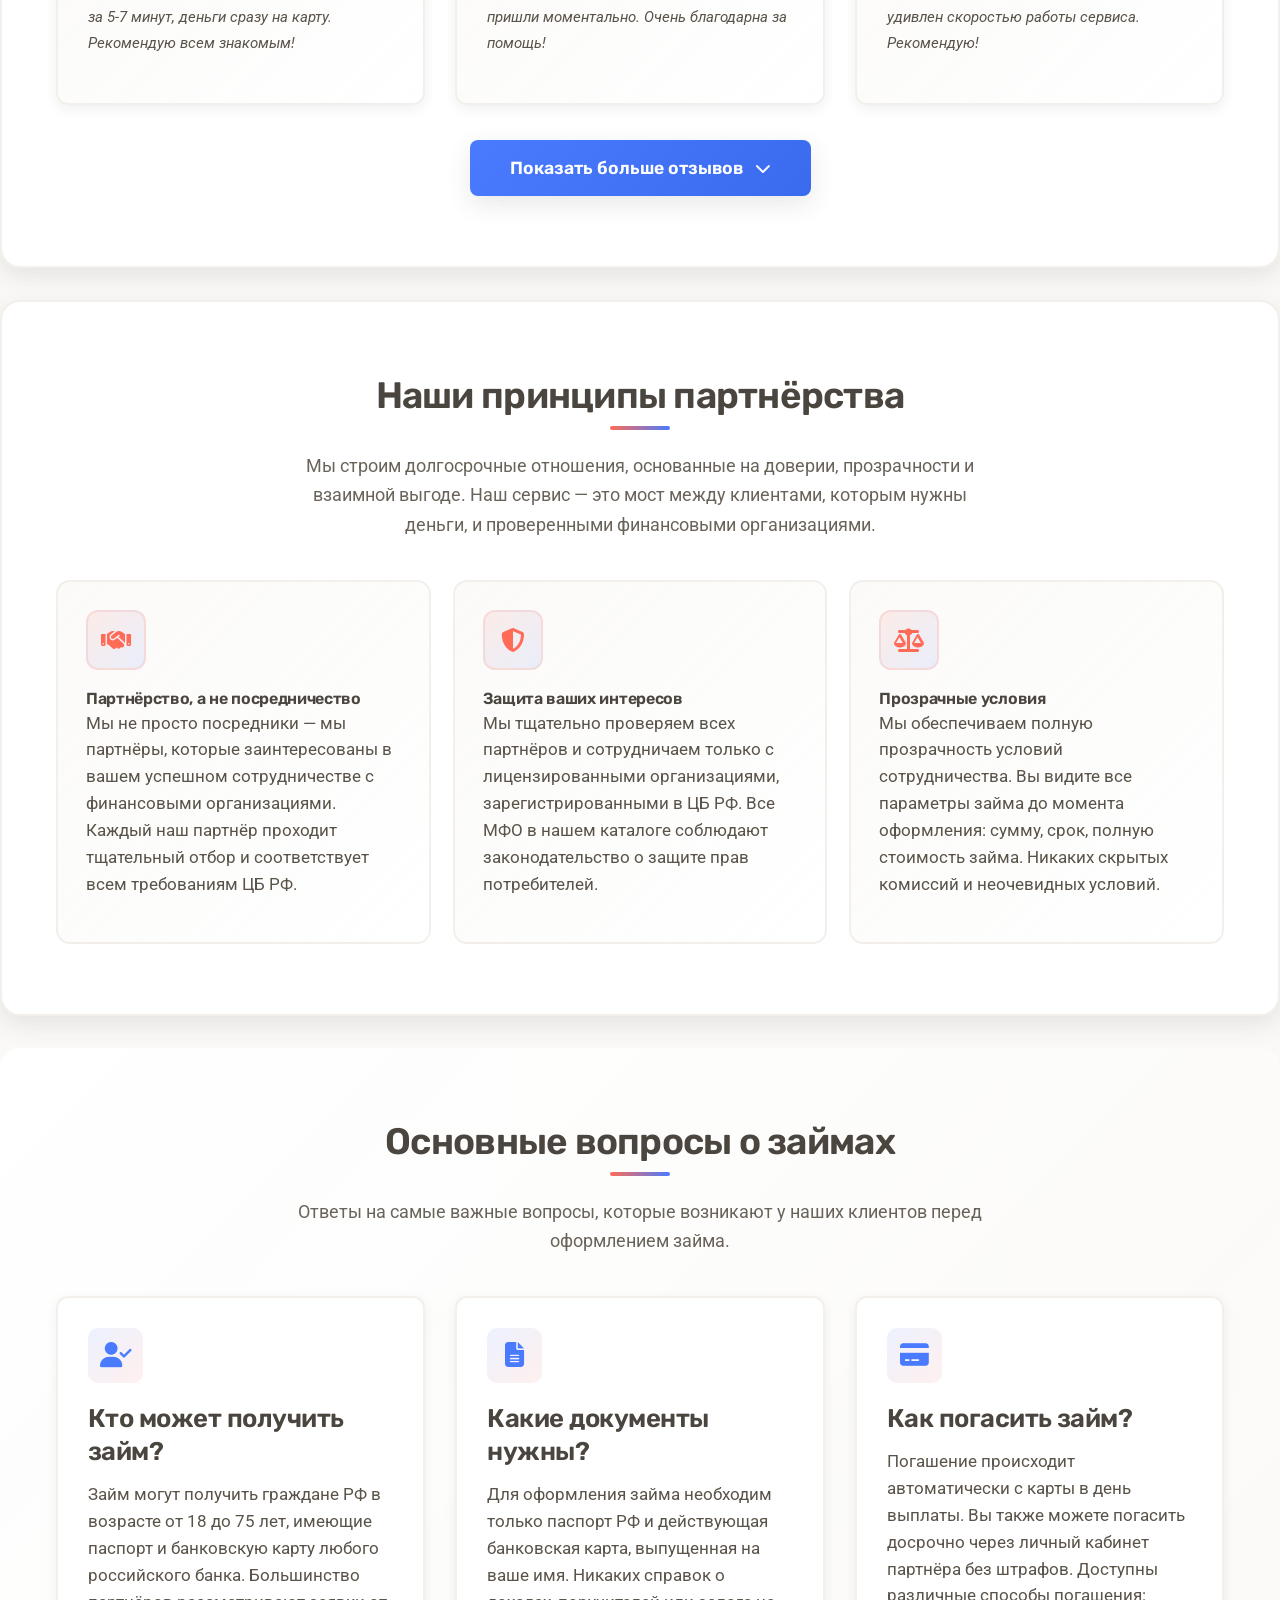
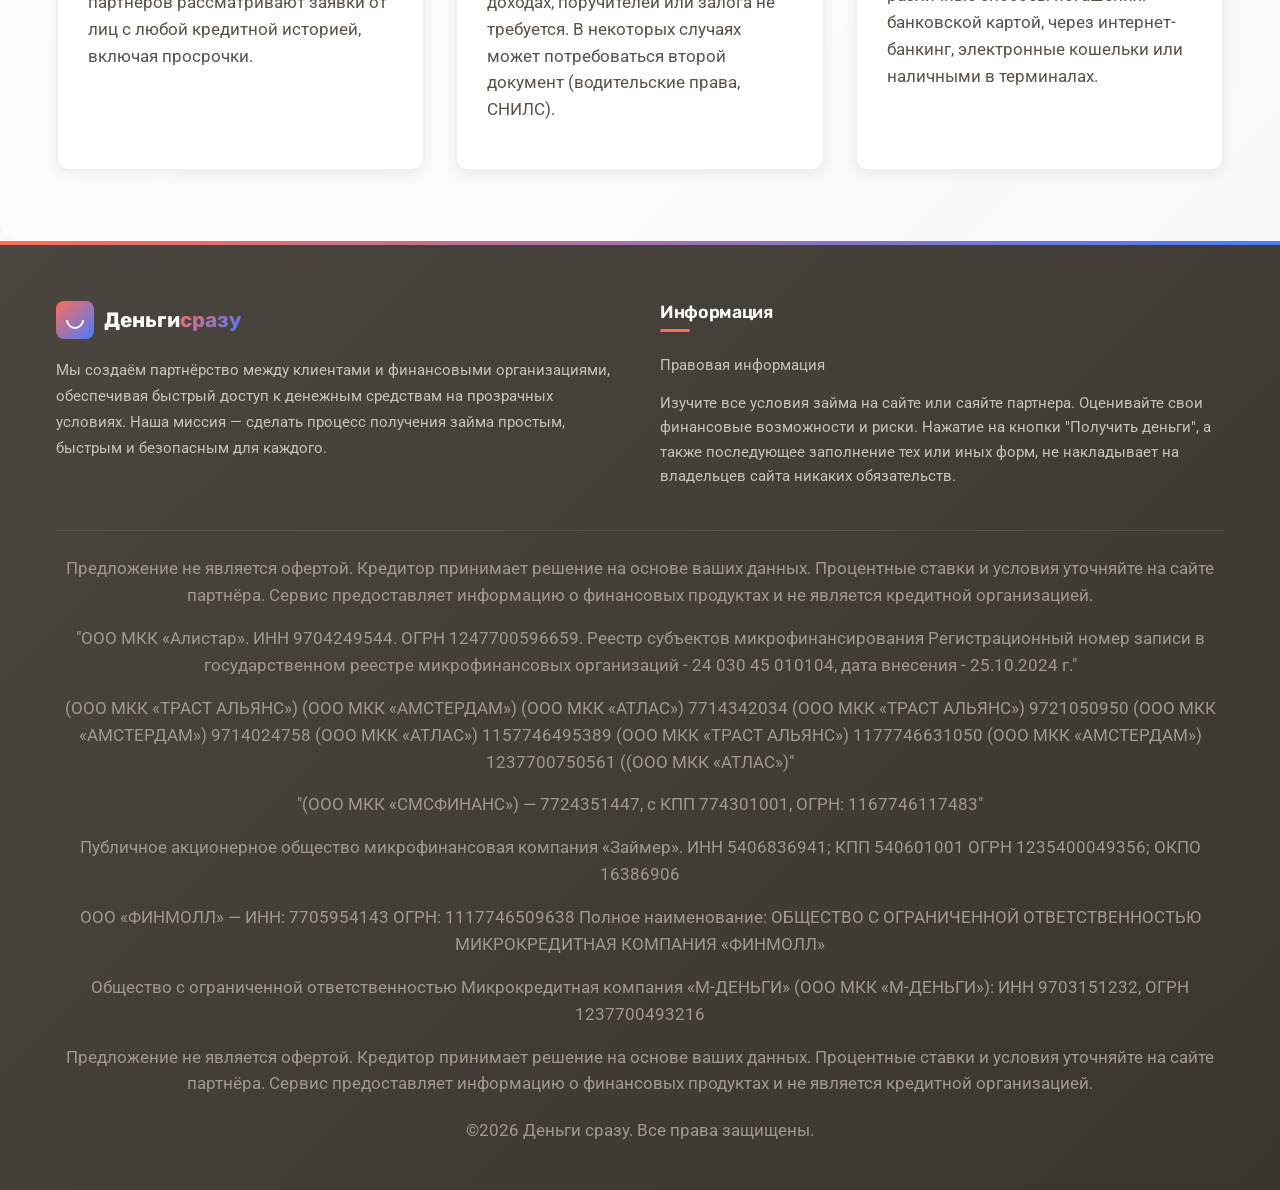
<file: index-1-4.html>
<!DOCTYPE html>
<html lang="ru">
<head>
    <meta charset="UTF-8">
    <meta name="viewport" content="width=device-width, initial-scale=1.0, maximum-scale=1.0, user-scalable=no">
    <!-- SEO оптимизация: 35 высокочастотных ключевых запросов -->
    <meta name="description" content="Займ онлайн на карту срочно без отказа, взять микрозайм мгновенно, деньги на карту круглосуточно, срочный займ без проверки кредитной истории, первый займ под 0%, онлайн заявка на займ, займы на карту 24/7, микрозаймы онлайн без процентов, заём с плохой кредитной историей, моментальный перевод на карту, взять деньги в долг на карту, срочные деньги онлайн, займы без отказов, кредит онлайн на карту срочно, микрокредит на карту, займ на карту без отказа, деньги онлайн на карту, займ без процентов первый раз, займы на карту без проверки, онлайн кредит на карту, займ на карту срочно без отказа, деньги в долг на карту срочно, микрозайм на карту онлайн, займы на карту круглосуточно без отказа, взять займ на карту онлайн, заём онлайн на карту, деньги сразу на карту, займ без проверки КИ, онлайн займы на карту срочно, микрозаймы на карту, займ наличными на карту, кредит на карту онлайн, срочный заем на карту, деньги в долг на карту онлайн, займ под 0 процентов">
    <!-- Title с ключевыми запросами для SEO -->
    <title>Займ онлайн на карту срочно | Взять микрозайм мгновенно | Деньги на карту круглосуточно | Займы 24/7 | Микрозаймы онлайн | Деньги сразу</title>
    <!-- Предзагрузка критических ресурсов для ускорения загрузки -->
    <link rel="preconnect" href="https://fonts.googleapis.com">
    <link rel="preconnect" href="https://fonts.gstatic.com" crossorigin>
    <link href="https://fonts.googleapis.com/css2?family=Rubik:wght@400;500;600;700&family=Roboto:wght@400;500&display=swap" rel="stylesheet">
    <!-- Font Awesome 6.5.1 - оптимизированная загрузка только нужных иконок -->
    <link rel="stylesheet" href="https://cdnjs.cloudflare.com/ajax/libs/font-awesome/6.5.1/css/all.min.css" integrity="sha512-DTOQO9RWCH3ppGqcWaEA1BIZOC6xxalwEsw9c2QQeAIftl+Vegovlnee1c9QX4TctnWMn13TZye+giMm8e2LwA==" crossorigin="anonymous" referrerpolicy="no-referrer">
    <!-- Подключение внешнего CSS файла -->
     <style>
   

/* ============================================
   CSS RESET & BASE VARIABLES
   Современный сброс стилей и CSS переменные
   ============================================ */
:root {
    /* Цветовая палитра - исправлена */
    --coral: #FF6B57;
    --coral-dark: #E85A47;
    --coral-light: #FF8E7A;
    --warm-blue: #4A7BFF;
    --warm-blue-dark: #3A6BEF;
    --soft-green: #5CB85C;
    --neutral-light: #FAF9F7; /* Светло-бежевый фон body */
    --neutral-medium: #F0EDE8;
    --neutral-dark: #4A453E; /* Темный цвет для футера */
    --neutral-text: #5A5349;
    --accent-gold: #FFB74D;
    
    /* Тени для создания глубины */
    --shadow-light: 0 4px 12px rgba(74, 69, 62, 0.08);
    --shadow-medium: 0 8px 24px rgba(74, 69, 62, 0.12);
    --shadow-strong: 0 12px 32px rgba(74, 69, 62, 0.15);
    
    /* Анимации */
    --transition: all 0.3s cubic-bezier(0.4, 0, 0.2, 1);
    --border-radius: 12px;
    --border-radius-small: 8px;
    
    /* Оптимизация для мобильных */
    --safe-area-inset-left: env(safe-area-inset-left);
    --safe-area-inset-right: env(safe-area-inset-right);
}

/* Современный CSS Reset */
*, *::before, *::after {
    box-sizing: border-box;
    margin: 0;
    padding: 0;
}

/* Базовые настройки для улучшения производительности */
html {
    font-size: 16px;
    scroll-behavior: smooth;
    -webkit-font-smoothing: antialiased;
    -moz-osx-font-smoothing: grayscale;
    text-size-adjust: 100%;
    -webkit-text-size-adjust: 100%;
}

/* ОСНОВНОЙ ФОН BODY - исправлен на светло-бежевый */
body {
    font-family: 'Roboto', -apple-system, BlinkMacSystemFont, 'Segoe UI', sans-serif;
    line-height: 1.6;
    color: var(--neutral-text);
    background-color: var(--neutral-light); /* Это должен быть #FAF9F7 */
    overflow-x: hidden;
    min-height: 100vh;
    display: flex;
    flex-direction: column;
    /* Поддержка безопасных зон на iPhone X+ */
    padding-left: var(--safe-area-inset-left);
    padding-right: var(--safe-area-inset-right);
}

/* Texture Background - оптимизированная версия с меньшей нагрузкой */
body::before {
    content: '';
    position: fixed;
    top: 0;
    left: 0;
    width: 100%;
    height: 100%;
    /* Упрощенный паттерн для лучшей производительности */
    background-image: 
        linear-gradient(45deg, rgba(255, 107, 87, 0.02) 25%, transparent 25%),
        linear-gradient(-45deg, rgba(74, 123, 255, 0.02) 25%, transparent 25%);
    background-size: 60px 60px;
    background-position: 0 0, 0 30px;
    opacity: 0.5;
    z-index: -1;
    pointer-events: none;
}

/* ============================================
   LAYOUT & CONTAINER SYSTEM
   Адаптивная система контейнеров
   ============================================ */
.container {
    width: 100%;
    max-width: 1200px;
    margin: 0 auto;
    /* Адаптивные отступы с учетом безопасных зон */
    padding: 0 max(16px, var(--safe-area-inset-left, 16px)) 0 max(16px, var(--safe-area-inset-right, 16px));
}

section {
    padding: clamp(40px, 7vw, 70px) 0;
}

/* ============================================
   TYPOGRAPHY SYSTEM
   Масштабируемая типографика
   ============================================ */
h1, h2, h3, h4, h5, h6 {
    font-family: 'Rubik', -apple-system, BlinkMacSystemFont, 'Segoe UI', sans-serif;
    font-weight: 600;
    color: var(--neutral-dark);
    line-height: 1.3;
    letter-spacing: -0.02em;
}

h1 {
    font-size: clamp(1.8rem, 5vw, 3rem);
    margin-bottom: clamp(0.8rem, 2vw, 1.2rem);
    /* Анимированный градиент для заголовка - более плавный */
    background: linear-gradient(135deg, var(--coral), var(--warm-blue), var(--coral));
    background-size: 300% 300%;
    -webkit-background-clip: text;
    -webkit-text-fill-color: transparent;
    background-clip: text;
    text-align: center;
    animation: gradientShift 8s ease-in-out infinite; /* Увеличена длительность для плавности */
}

@keyframes gradientShift {
    0% { background-position: 0% 50%; }
    50% { background-position: 100% 50%; }
    100% { background-position: 0% 50%; }
}

h2 {
    font-size: clamp(1.6rem, 4vw, 2.3rem);
    text-align: center;
    margin-bottom: clamp(1.2rem, 3vw, 2rem);
    position: relative;
}

h2::after {
    content: '';
    position: absolute;
    bottom: -10px;
    left: 50%;
    transform: translateX(-50%);
    width: 60px;
    height: 4px;
    background: linear-gradient(to right, var(--coral), var(--warm-blue));
    border-radius: 2px;
}

h3 {
    font-size: clamp(1.2rem, 3vw, 1.6rem);
    margin-bottom: 0.8rem;
}

p {
    margin-bottom: 1rem;
    font-size: clamp(0.95rem, 2vw, 1.05rem);
}

.section-subtitle {
    font-size: clamp(0.95rem, 2vw, 1.1rem);
    color: var(--neutral-text);
    text-align: center;
    max-width: 700px;
    margin: 0 auto clamp(1.5rem, 3vw, 2.5rem);
    line-height: 1.7;
    opacity: 0.9;
}

/* ============================================
   HEADER & LOGO
   Шапка сайта с логотипом
   ============================================ */
.site-header {
    background: white;
    padding: 15px 0;
    box-shadow: var(--shadow-light);
    position: relative;
    z-index: 100;
}

.logo {
    display: inline-flex;
    align-items: center;
    gap: 10px;
    text-decoration: none;
    transition: var(--transition);
}

.logo:hover {
    transform: translateY(-2px);
}

.logo-symbol {
    width: clamp(36px, 6vw, 44px);
    height: clamp(36px, 6vw, 44px);
    background: linear-gradient(135deg, var(--coral), var(--warm-blue));
    border-radius: 10px;
    display: flex;
    align-items: center;
    justify-content: center;
    position: relative;
    box-shadow: var(--shadow-medium);
    flex-shrink: 0;
    /* Анимация логотипа при загрузке - исправлена */
    animation: logoRotate 2s ease-in-out;
}

.logo-symbol::before {
    content: '';
    position: absolute;
    width: 45%;
    height: 45%;
    border: 2.5px solid white;
    border-radius: 50%;
    border-top-color: transparent;
    border-right-color: transparent;
    transform: rotate(-45deg);
}

.logo-text {
    font-family: 'Rubik', sans-serif;
    font-weight: 700;
    font-size: clamp(1.3rem, 3.5vw, 1.8rem);
    color: var(--neutral-dark);
}

.logo-text span {
    background: linear-gradient(135deg, var(--coral), var(--warm-blue));
    -webkit-background-clip: text;
    -webkit-text-fill-color: transparent;
    background-clip: text;
}

@keyframes logoRotate {
    0% { transform: rotate(0deg) scale(0.8); opacity: 0.7; }
    50% { transform: rotate(180deg) scale(1.1); opacity: 1; }
    100% { transform: rotate(360deg) scale(1); opacity: 1; }
}

/* ============================================
   TICKER (БЕГУЩАЯ СТРОКА) - ИСПРАВЛЕННАЯ ВЕРСИЯ
   Полностью переработанная бегущая строка для мобильных
   ============================================ */
.ticker {
    background: linear-gradient(90deg, var(--coral), var(--warm-blue));
    color: white;
    padding: 12px 0;
    overflow: hidden;
    position: relative;
    box-shadow: var(--shadow-light);
    font-size: clamp(0.85rem, 1.8vw, 1rem);
    width: 100%;
    -webkit-overflow-scrolling: touch;
}

.ticker-container {
    display: inline-block;
    white-space: nowrap;
    padding-left: 100%;
    animation: ticker 150s linear infinite;
    will-change: transform;
    backface-visibility: hidden;
    -webkit-backface-visibility: hidden;
    transform: translate3d(0, 0, 0);
    -webkit-transform: translate3d(0, 0, 0);
}

@keyframes ticker {
    0% {
        transform: translate3d(0, 0, 0);
        -webkit-transform: translate3d(0, 0, 0);
    }
    100% {
        transform: translate3d(-100%, 0, 0);
        -webkit-transform: translate3d(-100%, 0, 0);
    }
}

.ticker-item {
    display: inline-block;
    margin: 0 clamp(12px, 2.5vw, 25px);
    padding: 5px clamp(10px, 2vw, 14px);
    background: rgba(255, 255, 255, 0.15);
    border-radius: 20px;
    white-space: nowrap;
    flex-shrink: 0;
    vertical-align: middle;
}

.ticker-prefix {
    font-weight: 600;
    margin-right: 6px;
    color: #FFE082;
    font-size: 0.9em;
    display: inline;
}

.ticker-approved {
    background: rgba(92, 184, 92, 0.25);
    border: 1px solid rgba(92, 184, 92, 0.4);
    font-weight: 700;
}

/* Отключение анимации для пользователей, предпочитающих уменьшенное движение */
@media (prefers-reduced-motion: reduce) {
    .ticker-container {
        animation: none;
        padding-left: 0;
    }
}

/* ============================================
   BUTTON SYSTEM
   Система кнопок с улучшенной доступностью
   ============================================ */
.btn {
    display: inline-flex;
    align-items: center;
    justify-content: center;
    background: linear-gradient(135deg, var(--coral), var(--coral-dark));
    color: white;
    padding: clamp(14px, 2.5vw, 18px) clamp(28px, 4vw, 40px);
    border-radius: var(--border-radius-small);
    font-family: 'Rubik', sans-serif;
    font-weight: 600;
    font-size: clamp(1rem, 2vw, 1.1rem);
    border: 2px solid transparent;
    cursor: pointer;
    transition: var(--transition);
    box-shadow: var(--shadow-medium);
    text-decoration: none;
    text-align: center;
    width: fit-content;
    min-width: min(100%, 220px);
    margin: 0 auto;
    position: relative;
    overflow: hidden;
    z-index: 1;
    /* Улучшение для мобильных */
    -webkit-tap-highlight-color: transparent;
    touch-action: manipulation;
}

.btn::before {
    content: '';
    position: absolute;
    top: 0;
    left: 0;
    width: 100%;
    height: 100%;
    background: linear-gradient(135deg, var(--coral-dark), var(--coral));
    opacity: 0;
    transition: var(--transition);
    z-index: -1;
}

.btn:hover::before,
.btn:focus::before,
.btn:active::before {
    opacity: 1;
}

.btn:hover,
.btn:focus {
    transform: translateY(-3px);
    box-shadow: var(--shadow-strong);
    outline: none;
    border-color: rgba(255, 255, 255, 0.3);
}

.btn:active {
    transform: translateY(-1px);
    transition-duration: 0.1s;
}

.btn-secondary {
    background: linear-gradient(135deg, var(--warm-blue), var(--warm-blue-dark));
}

.btn-secondary::before {
    background: linear-gradient(135deg, var(--warm-blue-dark), var(--warm-blue));
}

/* ============================================
   HERO SECTION
   Главная секция с H1 заголовком
   ============================================ */
.hero {
    padding: clamp(40px, 8vw, 80px) 0;
    text-align: center;
    position: relative;
    background: linear-gradient(135deg, rgba(255, 255, 255, 0.98), rgba(250, 249, 247, 0.95));
}

.hero-content {
    position: relative;
    z-index: 1;
    max-width: 800px;
    margin: 0 auto;
}

.hero-subtitle {
    font-size: clamp(1rem, 2.5vw, 1.2rem);
    color: var(--neutral-dark);
    margin-bottom: clamp(0.8rem, 2.5vw, 1.2rem);
    line-height: 1.7;
    opacity: 0.9;
}

.hero-note {
    font-size: 0.85rem;
    color: #8A8278;
    margin-top: clamp(1.2rem, 3vw, 1.8rem);
    padding-top: 1rem;
    border-top: 1px solid rgba(92, 83, 73, 0.1);
    line-height: 1.6;
}

/* ============================================
   OFFERS SECTION
   Секция с предложениями МФО
   ============================================ */
.offers {
    background-color: white;
    border-radius: 20px;
    margin-top: -20px;
    position: relative;
    box-shadow: var(--shadow-medium);
    border: 1px solid rgba(240, 237, 232, 0.8);
    z-index: 2;
}

.offers-grid {
    display: grid;
    grid-template-columns: repeat(auto-fit, minmax(min(100%, 280px), 1fr));
    gap: clamp(16px, 2.5vw, 22px);
}

.offer-card {
    background: white;
    border-radius: 14px;
    padding: clamp(18px, 3vw, 24px);
    box-shadow: var(--shadow-light);
    border: 2px solid var(--neutral-medium);
    transition: var(--transition);
    display: flex;
    flex-direction: column;
    height: 100%;
    position: relative;
}

.offer-card:hover {
    transform: translateY(-5px);
    box-shadow: var(--shadow-strong);
    border-color: rgba(255, 107, 87, 0.3);
}

.offer-card-header {
    display: flex;
    justify-content: space-between;
    align-items: flex-start;
    margin-bottom: 1.2rem;
    flex-wrap: wrap;
    gap: 0.5rem;
}


.offer-badge {
    background: linear-gradient(135deg, var(--soft-green), #4CAF50);
    color: white;
    padding: 5px 10px;
    border-radius: 14px;
    font-size: 0.8rem;
    font-weight: 600;
    font-family: 'Rubik', sans-serif;
    white-space: nowrap;
}

.offer-details {
    list-style: none;
    margin-bottom: 1.5rem;
    flex-grow: 1;
}

.offer-details li {
    margin-bottom: 0.7rem;
    display: flex;
    align-items: center;
    padding-bottom: 0.7rem;
    border-bottom: 1px dashed rgba(240, 237, 232, 0.8);
    font-size: 0.95rem;
}

.offer-details li:last-child {
    border-bottom: none;
}

.offer-details i {
    color: var(--coral);
    margin-right: 10px;
    min-width: 20px;
    flex-shrink: 0;
    font-size: 1rem;
}

.offer-details strong {
    min-width: 130px;
    display: inline-block;
    font-weight: 500;
}

.offer-details span {
    margin-left: auto;
    text-align: right;
    font-weight: 500;
    color: var(--neutral-dark);
}

.offer-btn {
    background: linear-gradient(135deg, var(--warm-blue), var(--warm-blue-dark));
    margin-top: auto;
    min-width: 100%;
}

/* ============================================
   STEPS SECTION
   Секция "Как получить деньги"
   ============================================ */
.steps {
    position: relative;
    background: linear-gradient(135deg, rgba(255, 255, 255, 0.95), rgba(250, 249, 247, 0.98));
    border-radius: 20px;
    margin-top: 2rem;
}

.steps-grid {
    display: grid;
    grid-template-columns: repeat(auto-fit, minmax(min(100%, 250px), 1fr));
    gap: clamp(16px, 2.5vw, 25px);
    margin-top: 1.5rem;
}

.step {
    text-align: center;
    padding: clamp(20px, 3.5vw, 30px) clamp(16px, 2.5vw, 22px);
    border-radius: var(--border-radius);
    background: white;
    box-shadow: var(--shadow-light);
    border: 2px solid rgba(240, 237, 232, 0.8);
    transition: var(--transition);
}

.step:hover {
    transform: translateY(-4px);
    box-shadow: var(--shadow-medium);
    border-color: rgba(255, 107, 87, 0.2);
}

.step-number {
    display: inline-flex;
    align-items: center;
    justify-content: center;
    width: clamp(44px, 7vw, 52px);
    height: clamp(44px, 7vw, 52px);
    background: linear-gradient(135deg, rgba(255, 107, 87, 0.15), rgba(74, 123, 255, 0.15));
    color: var(--coral);
    font-size: 1.3rem;
    font-weight: 700;
    border-radius: 50%;
    margin-bottom: 1.2rem;
    font-family: 'Rubik', sans-serif;
    border: 2px solid rgba(255, 107, 87, 0.2);
}

/* ============================================
   REVIEWS SECTION
   Секция отзывов с улучшенной функциональностью
   ============================================ */
.reviews {
    background-color: white;
    border-radius: 20px;
    border: 2px solid rgba(240, 237, 232, 0.8);
    box-shadow: var(--shadow-medium);
    margin-top: 2rem;
    position: relative;
    overflow: hidden;
}

.reviews-grid {
    display: grid;
    grid-template-columns: repeat(auto-fit, minmax(min(100%, 340px), 1fr));
    gap: clamp(20px, 3vw, 30px);
    margin-top: 1.5rem;
}

.review-card {
    background: linear-gradient(135deg, rgba(250, 249, 247, 0.9), rgba(255, 255, 255, 0.95));
    border-radius: var(--border-radius);
    padding: clamp(20px, 3.5vw, 30px);
    box-shadow: var(--shadow-light);
    border: 2px solid rgba(240, 237, 232, 0.8);
    transition: var(--transition);
    position: relative;
    overflow: hidden;
}

.review-card::before {
    content: '"';
    position: absolute;
    top: 10px;
    right: 15px;
    font-size: 4rem;
    color: rgba(255, 107, 87, 0.1);
    font-family: serif;
    line-height: 1;
    opacity: 0.7;
}

.review-card:hover {
    transform: translateY(-4px);
    box-shadow: var(--shadow-medium);
    border-color: rgba(92, 184, 92, 0.3);
}

.review-header {
    display: flex;
    align-items: center;
    margin-bottom: 1.2rem;
}

.review-avatar {
    width: 55px;
    height: 55px;
    border-radius: 50%;
    background: linear-gradient(135deg, var(--coral), var(--warm-blue));
    display: flex;
    align-items: center;
    justify-content: center;
    color: white;
    font-size: 1.3rem;
    font-weight: bold;
    margin-right: 12px;
    flex-shrink: 0;
    box-shadow: var(--shadow-light);
}

.review-info h4 {
    margin-bottom: 4px;
    color: var(--neutral-dark);
    font-size: 1.1rem;
}

.review-date {
    font-size: 0.8rem;
    color: #8A8278;
}

.review-rating {
    color: #FFB74D;
    margin-bottom: 1rem;
    font-size: 1rem;
}

.review-text {
    line-height: 1.7;
    color: var(--neutral-text);
    font-style: italic;
    font-size: 0.95rem;
}

/* Скрытые отзывы */
.reviews-hidden {
    display: none;
    animation: fadeIn 0.5s ease-in-out;
}

.reviews-hidden.show {
    display: grid;
}

@keyframes fadeIn {
    from { opacity: 0; transform: translateY(20px); }
    to { opacity: 1; transform: translateY(0); }
}

/* Кнопка показать/скрыть отзывы */
.reviews-toggle {
    display: block;
    margin: 35px auto 0;
    background: linear-gradient(135deg, var(--warm-blue), var(--warm-blue-dark));
    border: none;
    cursor: pointer;
    transition: var(--transition);
    min-width: 250px;
}

.reviews-toggle:hover {
    transform: translateY(-3px);
}

.reviews-toggle i {
    margin-left: 8px;
    transition: var(--transition);
    font-size: 0.9em;
}

.reviews-toggle.expanded i {
    transform: rotate(180deg);
}

/* ============================================
   FEATURES SECTION
   Секция преимуществ
   ============================================ */
.features {
    background-color: white;
    border-radius: 20px;
    border: 2px solid rgba(240, 237, 232, 0.8);
    box-shadow: var(--shadow-medium);
    margin-top: 2rem;
}

.features-grid {
    display: grid;
    grid-template-columns: repeat(auto-fit, minmax(min(100%, 300px), 1fr));
    gap: clamp(16px, 2.5vw, 22px);
}

.feature-card {
    padding: clamp(20px, 3.5vw, 28px);
    border-radius: 14px;
    background: linear-gradient(135deg, rgba(250, 249, 247, 0.8), rgba(255, 255, 255, 0.9));
    border: 2px solid rgba(240, 237, 232, 0.8);
    transition: var(--transition);
}

.feature-card:hover {
    border-color: rgba(255, 107, 87, 0.3);
    box-shadow: var(--shadow-medium);
    transform: translateY(-4px);
    background: white;
}

.feature-icon {
    width: clamp(52px, 7vw, 60px);
    height: clamp(52px, 7vw, 60px);
    background: linear-gradient(135deg, rgba(255, 107, 87, 0.1), rgba(74, 123, 255, 0.1));
    border-radius: 12px;
    display: flex;
    align-items: center;
    justify-content: center;
    margin-bottom: 1.2rem;
    color: var(--coral);
    font-size: clamp(1.3rem, 2.5vw, 1.5rem);
    border: 2px solid rgba(255, 107, 87, 0.15);
}

/* ============================================
   BASIC QUESTIONS SECTION
   Блок основных вопросов
   ============================================ */
.basic-questions {
    background: linear-gradient(135deg, rgba(255, 255, 255, 0.95), rgba(250, 249, 247, 0.98));
    border-radius: 20px;
    margin-top: 2rem;
}

.questions-grid {
    display: grid;
    grid-template-columns: repeat(auto-fit, minmax(min(100%, 340px), 1fr));
    gap: clamp(20px, 3vw, 30px);
    margin-top: 1.5rem;
}

.question-card {
    background: white;
    border-radius: var(--border-radius);
    padding: clamp(20px, 3.5vw, 30px);
    box-shadow: var(--shadow-light);
    border: 2px solid rgba(240, 237, 232, 0.8);
    transition: var(--transition);
}

.question-card:hover {
    transform: translateY(-4px);
    box-shadow: var(--shadow-medium);
    border-color: rgba(74, 123, 255, 0.2);
}

.question-icon {
    width: 55px;
    height: 55px;
    background: linear-gradient(135deg, rgba(74, 123, 255, 0.1), rgba(255, 107, 87, 0.1));
    border-radius: 10px;
    display: flex;
    align-items: center;
    justify-content: center;
    margin-bottom: 1.2rem;
    color: var(--warm-blue);
    font-size: 1.6rem;
}

/* ============================================
   FAQ SECTION
   Аккордеон с часто задаваемыми вопросами
   ============================================ */
.faq {
    position: relative;
}

.faq-container {
    max-width: 850px;
    margin: 0 auto;
}

.faq-item {
    border-radius: var(--border-radius);
    background: white;
    margin-bottom: 14px;
    box-shadow: var(--shadow-light);
    border: 2px solid rgba(240, 237, 232, 0.8);
    overflow: hidden;
    transition: var(--transition);
}

.faq-item:hover {
    border-color: rgba(255, 107, 87, 0.2);
    box-shadow: var(--shadow-medium);
}

.faq-question {
    padding: clamp(18px, 2.5vw, 24px);
    cursor: pointer;
    display: flex;
    justify-content: space-between;
    align-items: center;
    font-weight: 600;
    color: var(--neutral-dark);
    font-size: clamp(1rem, 2vw, 1.1rem);
    background: white;
    transition: var(--transition);
    font-family: 'Rubik', sans-serif;
    width: 100%;
    border: none;
    text-align: left;
    position: relative;
    /* Улучшение для мобильных */
    -webkit-tap-highlight-color: transparent;
    touch-action: manipulation;
}

.faq-question:hover,
.faq-question:focus {
    background: linear-gradient(135deg, rgba(255, 107, 87, 0.03), rgba(74, 123, 255, 0.03));
    color: var(--coral);
    outline: none;
}

.faq-question::after {
    content: '';
    position: absolute;
    bottom: 0;
    left: 20px;
    right: 20px;
    height: 1px;
    background: linear-gradient(to right, transparent, rgba(240, 237, 232, 0.8), transparent);
}

.faq-answer {
    padding: 0 clamp(18px, 2.5vw, 24px);
    color: var(--neutral-text);
    line-height: 1.7;
    max-height: 0;
    overflow: hidden;
    transition: var(--transition);
    opacity: 0;
}

.faq-item.active .faq-answer {
    padding: 0 clamp(18px, 2.5vw, 24px) clamp(18px, 2.5vw, 24px);
    max-height: 1000px;
    opacity: 1;
}

.faq-toggle {
    font-size: 1.4rem;
    color: var(--coral);
    transition: var(--transition);
    min-width: 22px;
    text-align: center;
    flex-shrink: 0;
    margin-left: 12px;
    font-weight: 300;
}

.faq-item.active .faq-toggle {
    transform: rotate(45deg);
    color: var(--coral-dark);
}

/* ============================================
   FOOTER
   ПОДВАЛ САЙТА - ИСПРАВЛЕН ЦВЕТ ФОНА
   ============================================ */
footer {
    /* Основной цвет фона футера - темный градиент */
    background: linear-gradient(135deg, var(--neutral-dark), #3A352F);
    color: #E8E4DD;
    padding: clamp(40px, 7vw, 60px) 0 clamp(25px, 4vw, 30px);
    border-radius: 0;
    position: relative;
    margin-top: auto;
}

footer::before {
    content: '';
    position: absolute;
    top: 0;
    left: 0;
    right: 0;
    height: 4px;
    background: linear-gradient(to right, var(--coral), var(--warm-blue));
}

.footer-content {
    display: grid;
    grid-template-columns: repeat(auto-fit, minmax(min(100%, 230px), 1fr));
    gap: clamp(25px, 4vw, 40px);
    margin-bottom: clamp(25px, 4vw, 40px);
}

.footer-logo {
    display: flex;
    align-items: center;
    gap: 10px;
    margin-bottom: 1.2rem;
}

.footer-logo-symbol {
    width: 38px;
    height: 38px;
    background: linear-gradient(135deg, var(--coral), var(--warm-blue));
    border-radius: 8px;
    display: flex;
    align-items: center;
    justify-content: center;
    position: relative;
    flex-shrink: 0;
}

.footer-logo-symbol::before {
    content: '';
    position: absolute;
    width: 18px;
    height: 18px;
    border: 2px solid white;
    border-radius: 50%;
    border-top-color: transparent;
    border-right-color: transparent;
    transform: rotate(-45deg);
}

.footer-logo-text {
    font-family: 'Rubik', sans-serif;
    font-weight: 700;
    font-size: 1.3rem;
    color: white;
}

.footer-logo-text span {
    background: linear-gradient(135deg, var(--coral), var(--warm-blue));
    -webkit-background-clip: text;
    -webkit-text-fill-color: transparent;
    background-clip: text;
}

.footer-tagline {
    font-size: 0.95rem;
    color: #C8C2B8;
    margin-bottom: 1.2rem;
    line-height: 1.7;
}

.footer-contact h5,
.footer-links h5 {
    color: white;
    margin-bottom: 1.2rem;
    font-size: 1.1rem;
    position: relative;
    padding-bottom: 8px;
    font-family: 'Rubik', sans-serif;
}

.footer-contact h5::after,
.footer-links h5::after {
    content: '';
    position: absolute;
    bottom: 0;
    left: 0;
    width: 30px;
    height: 3px;
    background: var(--coral);
    border-radius: 2px;
}

.footer-contact p {
    margin-bottom: 0.6rem;
    display: flex;
    align-items: center;
    font-size: 0.95rem;
}

.footer-contact i {
    color: var(--coral);
    margin-right: 10px;
    width: 18px;
    flex-shrink: 0;
    font-size: 1rem;
}

.footer-links ul {
    list-style: none;
}

.footer-links li {
    margin-bottom: 0.6rem;
}

.footer-links a {
    color: #C8C2B8;
    transition: var(--transition);
    display: inline-block;
    padding: 2px 0;
    text-decoration: none;
    font-size: 0.95rem;
}

.footer-links a:hover,
.footer-links a:focus {
    color: var(--coral);
    transform: translateX(5px);
    outline: none;
}

.legal {
    border-top: 1px solid rgba(255, 255, 255, 0.1);
    padding-top: 1.5rem;
    font-size: 0.8rem;
    color: #A0988C;
    line-height: 1.6;
    text-align: center;
}

/* ============================================
   UTILITY CLASSES
   Вспомогательные классы
   ============================================ */
.visually-hidden {
    position: absolute;
    width: 1px;
    height: 1px;
    padding: 0;
    margin: -1px;
    overflow: hidden;
    clip: rect(0, 0, 0, 0);
    white-space: nowrap;
    border: 0;
}

.sr-only {
    position: absolute;
    width: 1px;
    height: 1px;
    padding: 0;
    margin: -1px;
    overflow: hidden;
    clip: rect(0, 0, 0, 0);
    white-space: nowrap;
    border: 0;
}

.text-center {
    text-align: center;
}

.mt-1 { margin-top: 0.5rem; }
.mt-2 { margin-top: 1rem; }
.mt-3 { margin-top: 1.5rem; }
.mb-1 { margin-bottom: 0.5rem; }
.mb-2 { margin-bottom: 1rem; }
.mb-3 { margin-bottom: 1.5rem; }

/* ============================================
   MOBILE OPTIMIZATIONS
   Оптимизация для мобильных устройств
   ============================================ */
@media (max-width: 768px) {
    /* Бегущая строка для мобильных - фикс для Safari */
    .ticker-container {
        animation: ticker 120s linear infinite;
        padding-left: 100%;
    }
    
    /* Улучшенные touch-цели */
    .btn,
    .faq-question,
    .offer-btn,
    .reviews-toggle {
        min-height: 44px;
        min-width: 44px;
    }
    
    /* Улучшенная читаемость текста */
    body {
        font-size: 15px;
        line-height: 1.5;
    }
    
    /* Улучшенные отступы для карточек */
    .offer-card,
    .step,
    .feature-card,
    .review-card,
    .question-card {
        padding: 18px;
    }
    
    /* Адаптация деталей предложений */
    .offer-details li {
        flex-wrap: wrap;
    }
    
    .offer-details strong {
        min-width: 100%;
        margin-bottom: 4px;
    }
    
    .offer-details span {
        margin-left: 0;
        text-align: left;
        width: 100%;
    }
    
    /* Оптимизация аккордеона */
    .faq-question {
        padding: 16px 18px;
    }
    
    .faq-answer {
        padding: 0 18px;
    }
    
    .faq-item.active .faq-answer {
        padding: 0 18px 16px;
    }
    
    /* Улучшение иконок для мобильных */
    .offer-details i,
    .footer-contact i {
        font-size: 1.1rem !important;
        min-width: 24px !important;
    }
    
    .feature-icon {
        width: 50px !important;
        height: 50px !important;
    }
    
    .feature-icon i {
        font-size: 1.5rem !important;
    }
    
    /* Оптимизация отзывов */
    .review-header {
        flex-direction: column;
        align-items: flex-start;
    }
    
    .review-avatar {
        margin-right: 0;
        margin-bottom: 10px;
    }
    
    /* Оптимизация футера */
    .footer-contact p {
        flex-wrap: wrap;
    }
    
    /* Анимация логотипа для мобильных */
    .logo-symbol {
        animation: logoRotateMobile 2s ease-in-out;
    }
    
    /* ФИКС ДЛЯ КНОПОК И FAQ НА МОБИЛЬНЫХ - УБИРАЕМ ВЫДЕЛЕНИЕ ТЕКСТА ПРИ КАСАНИИ */
    .btn,
    .faq-question,
    .reviews-toggle {
        -webkit-touch-callout: none;
        -webkit-user-select: none;
        -moz-user-select: none;
        user-select: none;
    }
    
    @keyframes logoRotateMobile {
        0% { transform: rotate(0deg) scale(0.8); opacity: 0.7; }
        50% { transform: rotate(180deg) scale(1.05); opacity: 1; }
        100% { transform: rotate(360deg) scale(1); opacity: 1; }
    }
    
    /* ФИКС ДЛЯ FAQ НА МОБИЛЬНЫХ - УВЕЛИЧИВАЕМ ОБЛАСТЬ КАСАНИЯ */
    .faq-question {
        padding: 18px !important;
    }
    
    /* ФИКС ДЛЯ ОТЗЫВОВ - УВЕЛИЧИВАЕМ ОБЛАСТЬ КАСАНИЯ КНОПКИ */
    .reviews-toggle {
        padding: 16px 24px !important;
        min-height: 54px !important;
        display: flex !important;
        align-items: center !important;
        justify-content: center !important;
    }
}

@media (max-width: 480px) {
    /* Дальнейшая оптимизация для маленьких экранов */
    section {
        padding: 30px 0;
    }
    
    .container {
        padding: 0 14px;
    }
    
    .hero {
        padding: 30px 0;
    }
    
    .offers {
        margin-top: -10px;
    }
    
    /* Упрощение теней для производительности */
    .offer-card,
    .step,
    .feature-card,
    .review-card,
    .question-card,
    .faq-item {
        box-shadow: var(--shadow-light);
    }
    
    .btn {
        min-width: 100%;
    }
    
    /* ФИКС ДЛЯ FAQ НА ОЧЕНЬ МАЛЕНЬКИХ ЭКРАНАХ */
    .faq-question {
        font-size: 1rem !important;
        padding: 16px !important;
    }
    
    .faq-toggle {
        font-size: 1.6rem !important;
        margin-left: 10px !important;
    }
    
    /* ФИКС ДЛЯ БЕГУЩЕЙ СТРОКИ НА ОЧЕНЬ МАЛЕНЬКИХ ЭКРАНАХ */
    .ticker-item {
        margin: 0 10px;
        padding: 5px 8px;
        font-size: 0.8rem;
    }
    
    .ticker-prefix {
        font-size: 0.8em;
    }
}
</style>


 <!-- Микроразметка Schema.org для улучшения SEO -->
    <script type="application/ld+json">
    {
        "@context": "https://schema.org",
        "@type": "FAQPage",
        "mainEntity": [
            {
                "@type": "Question",
                "name": "Как вы выбираете партнёров-МФО?",
                "acceptedAnswer": {
                    "@type": "Answer",
                    "text": "Мы сотрудничаем только с лицензированными МФО и МКК, которые состоят в государственном реестре ЦБ РФ. Каждый партнёр проходит тщательную проверку на надёжность, финансовую устойчивость, соответствие законодательству и качество обслуживания клиентов."
                }
            },
            {
                "@type": "Question",
                "name": "Вы передаёте мои данные третьим лицам?",
                "acceptedAnswer": {
                    "@type": "Answer",
                    "text": "Мы передаём ваши данные только тому финансовому партнёру, которого вы выбираете для получения займа. Ваши данные защищены и не передаются другим организациям без вашего согласия. Мы используем современные технологии шифрования для защиты персональной информации."
                }
            },
            {
                "@type": "Question",
                "name": "Какие гарантии вы предоставляете?",
                "acceptedAnswer": {
                    "@type": "Answer",
                    "text": "Мы гарантируем прозрачность условий, безопасность передачи данных и сотрудничество только с проверенными партнёрами. Вы всегда можете обратиться в нашу службу поддержки для решения любых вопросов."
                }
            },
            {
                "@type": "Question",
                "name": "Сколько времени занимает рассмотрение заявки?",
                "acceptedAnswer": {
                    "@type": "Answer",
                    "text": "Среднее время рассмотрения заявки нашими партнёрами составляет от 1 до 15 минут в зависимости от выбранной МФО и времени суток. В большинстве случаев решение принимается в течение 5-7 минут."
                }
            },
            {
                "@type": "Question",
                "name": "Что делать, если мне отказали в займе?",
                "acceptedAnswer": {
                    "@type": "Answer",
                    "text": "Если вам отказал один из наших партнёров, вы можете попробовать подать заявку в другую МФО из нашего каталога. Каждая организация имеет собственные критерии оценки заёмщиков."
                }
            }
        ]
    }
    </script>
</head>
<body>

    <!-- ============================================
         TICKER SECTION
         Бегущая строка с исправлениями для мобильных
         ============================================ -->
    <div class="ticker" aria-hidden="true" role="marquee">
        <div class="ticker-container" id="tickerContent">
            <!-- Контент бегущей строки будет сгенерирован JavaScript -->
        </div>
    </div>

    <!-- ============================================
         HEADER SECTION
         Шапка с логотипом
         ============================================ -->
    <header class="site-header">
        <div class="container">
            <a href="#" class="logo" aria-label="Деньгисразу - логотип сервиса моментальных займов">
                <div class="logo-symbol"></div>
                <div class="logo-text">Деньги<span>сразу</span></div>
            </a>
        </div>
    </header>

    <!-- ============================================
         HERO SECTION
         Главная секция с H1 заголовком
         ============================================ -->
    <section class="hero">
        <div class="container">
            <div class="hero-content">
                <h1>Деньги за 5 минут на карту</h1>
                <p class="hero-subtitle">Мы являемся партнёром ведущих микрофинансовых организаций России, помогая вам получить доступ к денежным средствам в кратчайшие сроки. Наша платформа анализирует десятки предложений и подбирает оптимальные варианты с максимальной вероятностью одобрения.</p>
                <p class="hero-subtitle">Благодаря прямым интеграциям с МФО, мы сокращаем время обработки заявки до 5 минут, а средства зачисляются на карту любого банка моментально после одобрения.</p>
                <a href="#offers" class="btn">Получить деньги онлайн</a>
                <p class="hero-note">*Условия и одобрение уточняйте у партнёров. Сервис предоставляет информацию о финансовых продуктах и не является кредитной организацией.</p>
            </div>
        </div>
    </section>

    <!-- ============================================
         OFFERS SECTION
         Секция с предложениями МФО
         ============================================ -->
    <section id="offers" class="offers">
        <div class="container">
            <h2>Лучшие предложения от партнёров</h2>
            <p class="section-subtitle">Мы сотрудничаем только с проверенными МФО и МКК, зарегистрированными в реестре ЦБ РФ. Каждое предложение проходит проверку на соответствие законодательству РФ о потребительском кредитовании.</p>
            
            <div class="offers-grid">
                <article class="offer-card">
                    <div class="offer-card-header">
                        <h3>Skela Money</h3>
                        <span class="offer-badge">Первый займ под 0%</span> <h6>реклама</h6>
                    </div>
                    <ul class="offer-details">
                        <li><i class="fas fa-ruble-sign" aria-hidden="true"></i> <strong>Сумма:</strong> <span> 1 - 100 тыс. ₽</span></li>
                        <li><i class="far fa-calendar-alt" aria-hidden="true"></i> <strong>Срок:</strong> <span>1 - 365 дней</span></li>
                        <li><i class="fas fa-percentage" aria-hidden="true"></i> <strong>Полная стоимость займа:</strong> <span>0.8% в день</span></li>
                        <li><i class="fas fa-bolt" aria-hidden="true"></i> <strong>Рассмотрение:</strong> <span>5-15 минут</span></li>
                    </ul>
                    <!-- ИСПРАВЛЕНА КНОПКА: РАБОТАЮЩАЯ ССЫЛКА С АТРИБУТАМИ БЕЗОПАСНОСТИ -->
                    <a href="https://t.fincpanetwork.ru/click/36707/295/?erid=2W5zFHDhRjW" target="_blank" rel="noopener noreferrer" class="btn offer-btn">Получить займ</a>
                </article>
                
                <article class="offer-card">
                    <div class="offer-card-header">
                        <h3>Лига МФО</h3>
                        <span class="offer-badge">Быстрые решение</span> <h6>реклама</h6>
                    </div>
                    <ul class="offer-details">
                        <li><i class="fas fa-ruble-sign" aria-hidden="true"></i> <strong>Сумма:</strong> <span>3 – 100 тыс. ₽</span></li>
                        <li><i class="far fa-calendar-alt" aria-hidden="true"></i> <strong>Срок:</strong> <span>30 – 180 дней</span></li>
                        <li><i class="fas fa-percentage" aria-hidden="true"></i> <strong>Полная стоимость займа:</strong> <span>0,082 – 0,8%</span></li>
                        <li><i class="fas fa-bolt" aria-hidden="true"></i> <strong>Рассмотрение:</strong> <span>3-10 минут</span></li>
                    </ul>
                    <!-- ИСПРАВЛЕНА КНОПКА: РАБОТАЮЩАЯ ССЫЛКА С АТРИБУТАМИ БЕЗОПАСНОСТИ -->
                    <a href="https://t.fincpanetwork.ru/click/36707/374/?erid=2W5zFHrbj4C" target="_blank" rel="noopener noreferrer" class="btn offer-btn">Получить займ</a>
                </article>
                
                <article class="offer-card">
                    <div class="offer-card-header">

                        <h3>Vivus</h3> 
                        <span class="offer-badge">7 дней без процентов</span> <h6>реклама</h6>
                    
                    </div>
                    <ul class="offer-details">
                        <li><i class="fas fa-ruble-sign" aria-hidden="true"></i> <strong>Сумма:</strong> <span>1 – 30 тыс. ₽</span></li>
                        <li><i class="far fa-calendar-alt" aria-hidden="true"></i> <strong>Срок:</strong> <span>1 – 32 дней</span></li>
                        <li><i class="fas fa-percentage" aria-hidden="true"></i> <strong>Полная стоимость займа:</strong> <span>0 – 0,8%</span></li>
                        <li><i class="fas fa-bolt" aria-hidden="true"></i> <strong>Рассмотрение:</strong> <span>10-20 минут</span></li>
                    </ul>
                    <!-- ИСПРАВЛЕНА КНОПКА: РАБОТАЮЩАЯ ССЫЛКА С АТРИБУТАМИ БЕЗОПАСНОСТИ -->
                    <a href="https://t.fincpanetwork.ru/click/36707/133/?erid=LjN8KKWo5" target="_blank" rel="noopener noreferrer" class="btn offer-btn">Получить займ</a>
                </article>

                <article class="offer-card">
                    <div class="offer-card-header">
                        <h3>Займер</h3>
                        <span class="offer-badge">Первый заём без процентов</span> <h6>реклама</h6>
                    </div>
                    <ul class="offer-details">
                        <li><i class="fas fa-ruble-sign" aria-hidden="true"></i> <strong>Сумма:</strong> <span>2 – 30 тыс. ₽</span></li>
                        <li><i class="far fa-calendar-alt" aria-hidden="true"></i> <strong>Срок:</strong> <span>7 – 30 дней</span></li>
                        <li><i class="fas fa-percentage" aria-hidden="true"></i> <strong>Полная стоимость займа:</strong> <span>0 – 0,8%</span></li>
                        <li><i class="fas fa-bolt" aria-hidden="true"></i> <strong>Рассмотрение:</strong> <span>3-10 минут</span></li>
                    </ul>
                    <!-- ИСПРАВЛЕНА КНОПКА: РАБОТАЮЩАЯ ССЫЛКА С АТРИБУТАМИ БЕЗОПАСНОСТИ -->
                    <a href="https://t.fincpanetwork.ru/click/36707/15/?erid=2W5zFHwA2h6" target="_blank" rel="noopener noreferrer" class="btn offer-btn">Получить займ</a>
                </article>

                <article class="offer-card">
                    <div class="offer-card-header">
                        <h3>Финмолл</h3>
                        <span class="offer-badge">Одобрениие клиентам 98%</span> <h6>реклама</h6>
                    </div>
                    <ul class="offer-details">
                        <li><i class="fas fa-ruble-sign" aria-hidden="true"></i> <strong>Сумма:</strong> <span>35 – 60 тыс. ₽</span></li>
                        <li><i class="far fa-calendar-alt" aria-hidden="true"></i> <strong>Срок:</strong> <span> 50 дней</span></li>
                        <li><i class="fas fa-percentage" aria-hidden="true"></i> <strong>Полная стоимость займа:</strong> <span>14 – 20%</span></li>
                        <li><i class="fas fa-bolt" aria-hidden="true"></i> <strong>Рассмотрение:</strong> <span>1-5 минут</span></li>
                    </ul>
                    <!-- ИСПРАВЛЕНА КНОПКА: РАБОТАЮЩАЯ ССЫЛКА С АТРИБУТАМИ БЕЗОПАСНОСТИ -->
                    <a href="https://t.fincpanetwork.ru/click/36707/54/?erid=2W5zFGRMz5N" target="_blank" rel="noopener noreferrer" class="btn offer-btn">Получить займ</a>
                </article>

                <article class="offer-card">
                    <div class="offer-card-header">
                        <h3>Max.Credit</h3>
                        <span class="offer-badge">Первый заём под 0%</span> <h6>реклама</h6>
                    </div>
                    <ul class="offer-details">
                        <li><i class="fas fa-ruble-sign" aria-hidden="true"></i> <strong>Сумма:</strong> <span>5 – 30 тыс. ₽</span></li>
                        <li><i class="far fa-calendar-alt" aria-hidden="true"></i> <strong>Срок:</strong> <span>3 – 30 дней</span></li>
                        <li><i class="fas fa-percentage" aria-hidden="true"></i> <strong>Полная стоимость займа:</strong> <span>от 0,8%</span></li>
                        <li><i class="fas fa-bolt" aria-hidden="true"></i> <strong>Рассмотрение:</strong> <span>7-15 минут</span></li>
                    </ul>
                    <!-- ИСПРАВЛЕНА КНОПКА: РАБОТАЮЩАЯ ССЫЛКА С АТРИБУТАМИ БЕЗОПАСНОСТИ -->
                    <a href="https://t.fincpanetwork.ru/click/36707/106/?erid=LjN8KN99W" target="_blank" rel="noopener noreferrer" class="btn offer-btn">Получить займ</a>
                </article>
            </div>
        </div>
    </section>

    <!-- ============================================
         STEPS SECTION
         Секция "Как получить деньги"
         ============================================ -->
    <section class="steps">
        <div class="container">
            <h2>Как получить деньги через наш сервис</h2>
            <p class="section-subtitle">Мы упростили процесс получения займа до трёх простых шагов. Вся процедура занимает не более 15 минут от подачи заявки до получения денег на карту.</p>
            
            <div class="steps-grid">
                <article class="step">
                    <div class="step-number">1</div>
                    <h4>Выбор предложения</h4>
                    <p>Изучите условия наших партнёров и выберите подходящее предложение. Обратите внимание на сумму, срок и полную стоимость займа. Для новых клиентов многие МФО предоставляют специальные условия.</p>
                </article>
                
                <article class="step">
                    <div class="step-number">2</div>
                    <h4>Заполнение анкеты</h4>
                    <p>Заполните короткую анкету с паспортными данными и информацией о банковской карте. Все данные передаются по защищённому соединению напрямую выбранному МФО. Мы не храним ваши платёжные реквизиты.</p>
                </article>
                
                <article class="step">
                    <div class="step-number">3</div>
                    <h4>Получение денег</h4>
                    <p>После одобрения заявки (в среднем 5-15 минут) деньги мгновенно поступают на вашу карту. Вы можете использовать их сразу же. Рекомендуем ознакомиться с графиком платежей в личном кабинете МФО.</p>
                </article>
            </div>
        </div>
    </section>

    <!-- ============================================
         REVIEWS SECTION
         Секция отзывов с обратным хронологическим порядком
         ВИДИМЫЕ 4 ОТЗЫВА - все 5 звезд
         ============================================ -->
    <section class="reviews">
        <div class="container">
            <h2>Отзывы клиентов</h2>
            <p class="section-subtitle">Более 50 000 человек уже воспользовались нашим сервисом. Вот что говорят некоторые из них:</p>
            
            <div class="reviews-grid">
                <!-- Первые 4 отзыва в обратном хронологическом порядке с 5 звездами -->
                <article class="review-card">
                    <div class="review-header">
                        <div class="review-avatar">НВ</div>
                        <div class="review-info">
                            <h4>Николай Васильев</h4>
                            <div class="review-date">24.01.2026</div>
                        </div>
                    </div>
                    <div class="review-rating">
                        <i class="fas fa-star"></i>
                        <i class="fas fa-star"></i>
                        <i class="fas fa-star"></i>
                        <i class="fas fa-star"></i>
                        <i class="fas fa-star"></i>
                    </div>
                    <p class="review-text">Лучший сервис для получения срочного займа! Пользуюсь уже больше года, всегда всё четко и прозрачно. Одобрение приходит за 5-7 минут, деньги сразу на карту. Рекомендую всем знакомым!</p>
                </article>
                
                <article class="review-card">
                    <div class="review-header">
                        <div class="review-avatar">МК</div>
                        <div class="review-info">
                            <h4>Мария Ковалева</h4>
                            <div class="review-date">25.04.2025</div>
                        </div>
                    </div>
                    <div class="review-rating">
                        <i class="fas fa-star"></i>
                        <i class="fas fa-star"></i>
                        <i class="fas fa-star"></i>
                        <i class="fas fa-star"></i>
                        <i class="fas fa-star"></i>
                    </div>
                    <p class="review-text">Срочно понадобились деньги на учебу ребенка. Оформила заявку вечером, через 8 минут уже получила одобрение. Деньги пришли моментально. Очень благодарна за помощь!</p>
                </article>
                
                <article class="review-card">
                    <div class="review-header">
                        <div class="review-avatar">ПВ</div>
                        <div class="review-info">
                            <h4>Павел Васильев</h4>
                            <div class="review-date">30.08.2024</div>
                        </div>
                    </div>
                    <div class="review-rating">
                        <i class="fas fa-star"></i>
                        <i class="fas fa-star"></i>
                        <i class="fas fa-star"></i>
                        <i class="fas fa-star"></i>
                        <i class="fas fa-star"></i>
                    </div>
                    <p class="review-text">Удобно и быстро. Заполнил анкету, через 5 минут уже получил одобрение. Деньги пришли на карту моментально. Приятно удивлен скоростью работы сервиса. Рекомендую!</p>
                </article>
                
                
            </div>
            
            <!-- Скрытые отзывы -->
            <div class="reviews-grid reviews-hidden" id="hiddenReviews">
                <!-- Отзывы с 5 звездами -->
                <article class="review-card">
                    <div class="review-header">
                        <div class="review-avatar">ЕЛ</div>
                        <div class="review-info">
                            <h4>Евгений Лебедев</h4>
                            <div class="review-date">11.02.2026</div>
                        </div>
                    </div>
                    <div class="review-rating">
                        <i class="fas fa-star"></i>
                        <i class="fas fa-star"></i>
                        <i class="fas fa-star"></i>
                        <i class="fas fa-star"></i>
                        <i class="fas fa-star"></i>
                    </div>
                    <p class="review-text">Брал займ на ремонт квартиры. Удивила скорость обработки заявки - всего 4 минуты! Деньги пришли мгновенно. Обязательно воспользуюсь сервисом еще, если понадобится.</p>
                </article>
                
                <article class="review-card">
                    <div class="review-header">
                        <div class="review-avatar">АС</div>
                        <div class="review-info">
                            <h4>Алина Соколова</h4>
                            <div class="review-date">29.12.2025</div>
                        </div>
                    </div>
                    <div class="review-rating">
                        <i class="fas fa-star"></i>
                        <i class="fas fa-star"></i>
                        <i class="fas fa-star"></i>
                        <i class="fas fa-star"></i>
                        <i class="fas fa-star"></i>
                    </div>
                    <p class="review-text">Самый лучший сервис для срочных займов! Никаких лишних вопросов, все быстро и по делу. Особенно понравилось, что можно выбрать из нескольких МФО самое выгодное предложение.</p>
                </article>
                
                <article class="review-card">
                    <div class="review-header">
                        <div class="review-avatar">РП</div>
                        <div class="review-info">
                            <h4>Роман Попов</h4>
                            <div class="review-date">14.11.2025</div>
                        </div>
                    </div>
                    <div class="review-rating">
                        <i class="fas fa-star"></i>
                        <i class="fas fa-star"></i>
                        <i class="fas fa-star"></i>
                        <i class="fas fa-star"></i>
                        <i class="fas fa-star"></i>
                    </div>
                    <p class="review-text">Пользуюсь услугами уже третий месяц подряд. Всегда получаю деньги быстро и без проблем. Очень нравится система уведомлений о дате платежа - никогда не пропускаю сроки.</p>
                </article>
                
                <article class="review-card">
                    <div class="review-header">
                        <div class="review-avatar">ТМ</div>
                        <div class="review-info">
                            <h4>Тамара Морозова</h4>
                            <div class="review-date">07.10.2025</div>
                        </div>
                    </div>
                    <div class="review-rating">
                        <i class="fas fa-star"></i>
                        <i class="fas fa-star"></i>
                        <i class="fas fa-star"></i>
                        <i class="fas fa-star"></i>
                        <i class="fas fa-star"></i>
                    </div>
                    <p class="review-text">Нужны были срочно деньги на лекарства. В банке отказали, а здесь одобрили за 6 минут! Спасибо огромное за помощь в трудной ситуации. Буду рекомендовать ваш сервис всем знакомым.</p>
                </article>

                <article class="review-card">
                    <div class="review-header">
                        <div class="review-avatar">ИК</div>
                        <div class="review-info">
                            <h4>Ирина Кузнецова</h4>
                            <div class="review-date">05.01.2024</div>
                        </div>
                    </div>
                    <div class="review-rating">
                        <i class="fas fa-star"></i>
                        <i class="fas fa-star"></i>
                        <i class="fas fa-star"></i>
                        <i class="fas fa-star"></i>
                        <i class="fas fa-star"></i>
                    </div>
                    <p class="review-text">Нужны были деньги на ремонт автомобиля. Нашла здесь оптимальное предложение. Процесс оформления занял около 7 минут, деньги пришли сразу. Удобный сервис, приятный интерфейс.</p>
                </article>
                
                <article class="review-card">
                    <div class="review-header">
                        <div class="review-avatar">ДС</div>
                        <div class="review-info">
                            <h4>Дмитрий Сидоров</h4>
                            <div class="review-date">12.11.2023</div>
                        </div>
                    </div>
                    <div class="review-rating">
                        <i class="fas fa-star"></i>
                        <i class="fas fa-star"></i>
                        <i class="fas fa-star"></i>
                        <i class="fas fa-star"></i>
                        <i class="fas fa-star"></i>
                    </div>
                    <p class="review-text">Впервые обратился за онлайн-займом. Долго сомневался, но процесс оказался очень простым. С первого раза одобрили 30 000 рублей. Деньги поступили в течение 10 минут. Буду рекомендовать друзьям.</p>
                </article>
                
                <!-- ПРЕДПОСЛЕДНИЙ ОТЗЫВ С 4 ЗВЕЗДАМИ -->
                <article class="review-card">
                    <div class="review-header">
                        <div class="review-avatar">ОП</div>
                        <div class="review-info">
                            <h4>Ольга Петрова</h4>
                            <div class="review-date">28.09.2023</div>
                        </div>
                    </div>
                    <div class="review-rating">
                        <i class="fas fa-star"></i>
                        <i class="fas fa-star"></i>
                        <i class="fas fa-star"></i>
                        <i class="fas fa-star"></i>
                        <i class="far fa-star"></i>
                    </div>
                    <p class="review-text">Понравилось, что нет скрытых комиссий. Все условия прозрачные. Получила деньги на карту за 15 минут. Обслуживание на высоте, отвечают быстро на вопросы. Рекомендую всем, кто ценит своё время!</p>
                </article>

                <article class="review-card">
                    <div class="review-header">
                        <div class="review-avatar">СК</div>
                        <div class="review-info">
                            <h4>Сергей Козлов</h4>
                            <div class="review-date">15.07.2023</div>
                        </div>
                    </div>
                    <div class="review-rating">
                        <i class="fas fa-star"></i>
                        <i class="fas fa-star"></i>
                        <i class="fas fa-star"></i>
                        <i class="fas fa-star"></i>
                        <i class="fas fa-star"></i>
                    </div>
                    <p class="review-text">Пользовался несколько раз. Всегда нахожу лучшие предложения. Удобно, что не нужно обходить сайты всех МФО, всё в одном месте. Процесс оформления занимает минимум времени, деньги приходят быстро.</p>
                </article>

                <article class="review-card">
                    <div class="review-header">
                        <div class="review-avatar">АИ</div>
                        <div class="review-info">
                            <h4>Анна Иванова</h4>
                            <div class="review-date">04.05.2023</div>
                        </div>
                    </div>
                    <div class="review-rating">
                        <i class="fas fa-star"></i>
                        <i class="fas fa-star"></i>
                        <i class="fas fa-star"></i>
                        <i class="fas fa-star"></i>
                        <i class="fas fa-star"></i>
                    </div>
                    <p class="review-text">Очень выручили, когда срочно нужны были деньги на лечение. Одобрили за 10 минут, деньги пришли моментально. Особенно понравилось, что не пришлось обзванивать кучу МФО - всё в одном месте. Спасибо за оперативность!</p>
                </article>
            </div>
            
            <button class="btn reviews-toggle" id="toggleReviews">
                Показать больше отзывов <i class="fas fa-chevron-down"></i>
            </button>
        </div>
    </section>

    <!-- ============================================
         FEATURES SECTION
         Секция преимуществ
         ============================================ -->
    <section class="features">
        <div class="container">
            <h2>Наши принципы партнёрства</h2>
            <p class="section-subtitle">Мы строим долгосрочные отношения, основанные на доверии, прозрачности и взаимной выгоде. Наш сервис — это мост между клиентами, которым нужны деньги, и проверенными финансовыми организациями.</p>
            
            <div class="features-grid">
                <article class="feature-card">
                    <div class="feature-icon">
                        <i class="fas fa-handshake" aria-hidden="true"></i>
                    </div>
                    <h4>Партнёрство, а не посредничество</h4>
                    <p>Мы не просто посредники — мы партнёры, которые заинтересованы в вашем успешном сотрудничестве с финансовыми организациями. Каждый наш партнёр проходит тщательный отбор и соответствует всем требованиям ЦБ РФ.</p>
                </article>
                
                <article class="feature-card">
                    <div class="feature-icon">
                        <i class="fas fa-shield-alt" aria-hidden="true"></i>
                    </div>
                    <h4>Защита ваших интересов</h4>
                    <p>Мы тщательно проверяем всех партнёров и сотрудничаем только с лицензированными организациями, зарегистрированными в ЦБ РФ. Все МФО в нашем каталоге соблюдают законодательство о защите прав потребителей.</p>
                </article>
                
                <article class="feature-card">
                    <div class="feature-icon">
                        <i class="fas fa-balance-scale" aria-hidden="true"></i>
                    </div>
                    <h4>Прозрачные условия</h4>
                    <p>Мы обеспечиваем полную прозрачность условий сотрудничества. Вы видите все параметры займа до момента оформления: сумму, срок, полную стоимость займа. Никаких скрытых комиссий и неочевидных условий.</p>
                </article>
            </div>
        </div>
    </section>

    <!-- ============================================
         BASIC QUESTIONS SECTION
         Блок основных вопросов
         ============================================ -->
    <section class="basic-questions">
        <div class="container">
            <h2>Основные вопросы о займах</h2>
            <p class="section-subtitle">Ответы на самые важные вопросы, которые возникают у наших клиентов перед оформлением займа.</p>
            
            <div class="questions-grid">
                <article class="question-card">
                    <div class="question-icon">
                        <i class="fas fa-user-check"></i>
                    </div>
                    <h3>Кто может получить займ?</h3>
                    <p>Займ могут получить граждане РФ в возрасте от 18 до 75 лет, имеющие паспорт и банковскую карту любого российского банка. Большинство партнёров рассматривают заявки от лиц с любой кредитной историей, включая просрочки.</p>
                </article>
                
                <article class="question-card">
                    <div class="question-icon">
                        <i class="fas fa-file-alt"></i>
                    </div>
                    <h3>Какие документы нужны?</h3>
                    <p>Для оформления займа необходим только паспорт РФ и действующая банковская карта, выпущенная на ваше имя. Никаких справок о доходах, поручителей или залога не требуется. В некоторых случаях может потребоваться второй документ (водительские права, СНИЛС).</p>
                </article>
                
                <article class="question-card">
                    <div class="question-icon">
                        <i class="fas fa-credit-card"></i>
                    </div>
                    <h3>Как погасить займ?</h3>
                    <p>Погашение происходит автоматически с карты в день выплаты. Вы также можете погасить досрочно через личный кабинет партнёра без штрафов. Доступны различные способы погашения: банковской картой, через интернет-банкинг, электронные кошельки или наличными в терминалах.</p>
                </article>
            </div>
        </div>
    </section>

    <!-- ============================================
         FAQ SECTION
         Аккордеон с часто задаваемыми вопросами
         ============================================ 
    <section class="faq">
        <div class="container">
            <h2>Частые вопросы о сервисе</h2>
            <p class="section-subtitle">Ответы на самые популярные вопросы о нашей работе и сотрудничестве с финансовыми организациями.</p>
            
            <div class="faq-container">
                <article class="faq-item">
                    <button class="faq-question">
                        <span>Как вы выбираете партнёров-МФО?</span>
                        <span class="faq-toggle">+</span>
                    </button>
                    <div class="faq-answer">
                        <p>Мы сотрудничаем только с лицензированными МФО и МКК, которые состоят в государственном реестре ЦБ РФ. Каждый партнёр проходит тщательную проверку на надёжность, финансовую устойчивость, соответствие законодательству и качество обслуживания клиентов. Мы регулярно мониторим отзывы и репутацию наших партнёров.</p>
                    </div>
                </article>
                
                <article class="faq-item">
                    <button class="faq-question">
                        <span>Вы передаёте мои данные третьим лицам?</span>
                        <span class="faq-toggle">+</span>
                    </button>
                    <div class="faq-answer">
                        <p>Мы передаём ваши данные только тому финансовому партнёру, которого вы выбираете для получения займа. Ваши данные защищены и не передаются другим организациям без вашего согласия. Мы используем современные технологии шифрования для защиты персональной информации.</p>
                    </div>
                </article>
                
                <article class="faq-item">
                    <button class="faq-question">
                        <span>Какие гарантии вы предоставляете?</span>
                        <span class="faq-toggle">+</span>
                    </button>
                    <div class="faq-answer">
                        <p>Мы гарантируем прозрачность условий, безопасность передачи данных и сотрудничество только с проверенными партнёрами. Вы всегда можете обратиться в нашу службу поддержки для решения любых вопросов. Наш сервис действует в соответствии с законодательством РФ о защите прав потребителей.</p>
                    </div>
                </article>

                <article class="faq-item">
                    <button class="faq-question">
                        <span>Сколько времени занимает рассмотрение заявки?</span>
                        <span class="faq-toggle">+</span>
                    </button>
                    <div class="faq-answer">
                        <p>Среднее время рассмотрения заявки нашими партнёрами составляет от 1 до 15 минут в зависимости от выбранной МФО и времени суток. В большинстве случаев решение принимается в течение 5-7 минут. Круглосуточная работа сервиса позволяет подавать заявки в любое удобное время.</p>
                    </div>
                </article>

                <article class="faq-item">
                    <button class="faq-question">
                        <span>Что делать, если мне отказали в займе?</span>
                        <span class="faq-toggle">+</span>
                    </button>
                    <div class="faq-answer">
                        <p>Если вам отказал один из наших партнёров, вы можете попробовать подать заявку в другую МФО из нашего каталога. Каждая организация имеет собственные критерии оценки заёмщиков. Мы рекомендуем выбирать предложения с пометкой "Высокая вероятность одобрения" для новых клиентов.</p>
                    </div>
                </article>
            </div>
        </div>
    </section>
    -->

    <!-- ============================================
         FOOTER
         Подвал сайта
         ============================================ -->
    <footer>
        <div class="container">
            <div class="footer-content">
                <div>
                    <div class="footer-logo">
                        <div class="footer-logo-symbol"></div>
                        <div class="footer-logo-text">Деньги<span>сразу</span></div>
                    </div>
                    <p class="footer-tagline">Мы создаём партнёрство между клиентами и финансовыми организациями, обеспечивая быстрый доступ к денежным средствам на прозрачных условиях. Наша миссия — сделать процесс получения займа простым, быстрым и безопасным для каждого.</p>
                </div>
                
                <!--<div class="footer-contact">
                    <h5>Контакты</h5>
                    <p><i class="fas fa-phone" aria-hidden="true"></i> 8 (800) 700-77-00</p>
                    <p><i class="far fa-clock" aria-hidden="true"></i> с 06:00 до 22:00 (МСК)</p>
                    <p><i class="fas fa-envelope" aria-hidden="true"></i> support@dengisrazu.ru</p>
                    <p><i class="fas fa-map-marker-alt" aria-hidden="true"></i> Москва, ул. Партнёрская, 10</p>
                </div>
            -->
                
                <div class="footer-links">
                    <h5>Информация</h5>
                    <ul>
                        <li><a>Правовая информация</a></li>
                        <a>Изучите все условия займа на сайте или саяйте партнера. Оценивайте свои финансовые возможности и риски. Нажатие на кнопки "Получить деньги", а также последующее заполнение тех или иных форм, не накладывает на владельцев сайта никаких обязательств.</a>
                        
                    </ul>
                </div>
            </div>
            
            <div class="legal">
                <!--<p>ООО МКК «Деньги сразу». Рег. номер: 2203045009821. ИНН: 7708400979. ОГРН: 1217700636944.</p> -->
                <p>Предложение не является офертой. Кредитор принимает решение на основе ваших данных. Процентные ставки и условия уточняйте на сайте партнёра. Сервис предоставляет информацию о финансовых продуктах и не является кредитной организацией.</p>
                <p>"ООО МКК «Алистар». ИНН 9704249544. ОГРН 1247700596659.
Реестр субъектов микрофинансирования
Регистрационный номер записи в государственном реестре микрофинансовых организаций - 24 030 45 010104, дата внесения - 25.10.2024 г."
                </p>
                <p> (ООО МКК «ТРАСТ АЛЬЯНС»)
(ООО МКК «АМСТЕРДАМ»)
(ООО МКК «АТЛАС»)
7714342034 (ООО МКК «ТРАСТ АЛЬЯНС»)
9721050950 (ООО МКК «АМСТЕРДАМ»)
9714024758 (ООО МКК «АТЛАС»)
1157746495389 (ООО МКК «ТРАСТ АЛЬЯНС»)
1177746631050 (ООО МКК «АМСТЕРДАМ»)
1237700750561 ((ООО МКК «АТЛАС»)"
                </p>
                <p>"(ООО МКК «СМСФИНАНС») — 7724351447, с КПП 774301001, 
ОГРН: 1167746117483"
                </p>
                <p>Публичное акционерное общество микрофинансовая компания «Займер». ИНН 5406836941; КПП 540601001 ОГРН 1235400049356; ОКПО 16386906
                </p>
                <p>
                    ООО «ФИНМОЛЛ» — 
ИНН: 7705954143
ОГРН: 1117746509638
Полное наименование: ОБЩЕСТВО С ОГРАНИЧЕННОЙ ОТВЕТСТВЕННОСТЬЮ МИКРОКРЕДИТНАЯ КОМПАНИЯ «ФИНМОЛЛ»

                </p>
                <p>Общество с ограниченной ответственностью Микрокредитная компания «М-ДЕНЬГИ» (ООО МКК «М-ДЕНЬГИ»): ИНН 9703151232, ОГРН 1237700493216
                </p>






                <p>Предложение не является офертой. Кредитор принимает решение на основе ваших данных. Процентные ставки и условия уточняйте на сайте партнёра. Сервис предоставляет информацию о финансовых продуктах и не является кредитной организацией.</p>
                <p style="margin-top: 20px; color: #A0988C;">&copy;2026 Деньги сразу. Все права защищены.</p>
            </div>
        </div>
    </footer>

    <!-- Подключение внешнего JavaScript файла -->
    <script>
// ============================================
// DOM READY EVENT
// Основной код, выполняемый после загрузки DOM
// ============================================
document.addEventListener('DOMContentLoaded', () => {
    console.log('Деньгисразу: DOM загружен, инициализация компонентов...');
    
    // ============================================
    // TICKER GENERATION - ПОЛНОСТЬЮ ПЕРЕРАБОТАННЫЙ КОД
    // ============================================
    const tickerContent = document.getElementById('tickerContent');
    if (tickerContent) {
        // Функция для генерации случайного числа одобренных заявок
        function getRandomApprovals() {
            const numbers = [245, 312, 189, 278, 421, 356, 198, 267, 389, 423, 156, 287, 334, 401, 289];
            return numbers[Math.floor(Math.random() * numbers.length)];
        }
        
        // Создаем элементы бегущей строки
        const tickerItems = [];
        
        // Элементы "Получили только что"
        const names = [
            'Леонид', 'Елена', 'Евгений', 'Анна', 'Сергей', 'Мария', 'Дмитрий', 'Ольга', 'Игорь', 'Наталья',
            'Алексей', 'Виктория', 'Павел', 'Светлана', 'Михаил', 'Татьяна', 'Андрей', 'Юлия', 'Роман', 'Екатерина'
        ];
        
        const amounts = [
            '15.000', '20.000', '25.000', '30.000', '35.000', '40.000', '45.000', '50.000', '55.000', '60.000',
            '18.000', '22.000', '28.000', '32.000', '38.000', '42.000', '48.000', '52.000', '58.000', '65.000'
        ];
        
        // Генерируем 15 элементов "Получили только что"
        for (let i = 0; i < 15; i++) {
            const name = names[Math.floor(Math.random() * names.length)];
            const amount = amounts[Math.floor(Math.random() * amounts.length)];
            tickerItems.push(`<span class="ticker-item"><span class="ticker-prefix">Получили только что:</span> ${name} - ${amount} ₽</span>`);
        }
        
        // Генерируем 5 элементов "Одобрили сейчас"
        for (let i = 0; i < 5; i++) {
            tickerItems.push(`<span class="ticker-item ticker-approved"><span class="ticker-prefix">Одобрили сейчас:</span> ${getRandomApprovals()} заявок</span>`);
        }
        
        // Функция для перемешивания массива
        function shuffleArray(array) {
            const shuffled = [...array];
            for (let i = shuffled.length - 1; i > 0; i--) {
                const j = Math.floor(Math.random() * (i + 1));
                [shuffled[i], shuffled[j]] = [shuffled[j], shuffled[i]];
            }
            return shuffled;
        }
        
        // Перетасовываем элементы
        let shuffledItems = shuffleArray(tickerItems);
        
        // Создаем HTML для бегущей строки (3 копии для бесшовности)
        let tickerHTML = '';
        for (let i = 0; i < 3; i++) {
            shuffledItems.forEach(item => {
                tickerHTML += item;
            });
        }
        
        tickerContent.innerHTML = tickerHTML;
        
        // Пауза при наведении для улучшения UX (десктоп)
        const ticker = document.querySelector('.ticker');
        ticker.addEventListener('mouseenter', () => {
            tickerContent.style.animationPlayState = 'paused';
        });
        
        ticker.addEventListener('mouseleave', () => {
            tickerContent.style.animationPlayState = 'running';
        });
        
        // Пауза при касании для мобильных
        ticker.addEventListener('touchstart', () => {
            tickerContent.style.animationPlayState = 'paused';
        });
        
        ticker.addEventListener('touchend', () => {
            setTimeout(() => {
                tickerContent.style.animationPlayState = 'running';
            }, 1500);
        });
        
        // Оптимизация производительности для мобильных
        tickerContent.style.willChange = 'transform';
        tickerContent.style.backfaceVisibility = 'hidden';
        tickerContent.style.transform = 'translate3d(0, 0, 0)';
    }
    
    // ============================================
    // LOGO ANIMATION FIX
    // ============================================
    const logoSymbol = document.querySelector('.logo-symbol');
    if (logoSymbol) {
        logoSymbol.style.animation = 'none';
        void logoSymbol.offsetWidth;
        logoSymbol.style.animation = 'logoRotate 2s ease-in-out';
        
        if (window.innerWidth <= 768) {
            logoSymbol.style.animation = 'logoRotateMobile 2s ease-in-out';
        }
    }
    
    // ============================================
    // FAQ ACCORDION
    // ============================================ */
    const faqQuestions = document.querySelectorAll('.faq-question');
    
    faqQuestions.forEach(question => {
        question.addEventListener('click', (e) => {
            e.stopPropagation();
            toggleFaqItem(question.parentElement);
        });
        
        question.addEventListener('keydown', (e) => {
            if (e.key === 'Enter' || e.key === ' ') {
                e.preventDefault();
                toggleFaqItem(question.parentElement);
            }
        });
    });
    
    function toggleFaqItem(item) {
        const isActive = item.classList.contains('active');
        
        document.querySelectorAll('.faq-item.active').forEach(activeItem => {
            if (activeItem !== item) {
                activeItem.classList.remove('active');
            }
        });
        
        item.classList.toggle('active');
    }
    
    // ============================================
    // REVIEWS TOGGLE
    // ============================================
    const toggleReviewsBtn = document.getElementById('toggleReviews');
    const hiddenReviews = document.getElementById('hiddenReviews');
    
    if (toggleReviewsBtn && hiddenReviews) {
        toggleReviewsBtn.addEventListener('click', toggleReviews);
        
        function toggleReviews() {
            hiddenReviews.classList.toggle('show');
            
            if (hiddenReviews.classList.contains('show')) {
                toggleReviewsBtn.innerHTML = 'Скрыть отзывы <i class="fas fa-chevron-up"></i>';
                toggleReviewsBtn.classList.add('expanded');
            } else {
                toggleReviewsBtn.innerHTML = 'Показать больше отзывов <i class="fas fa-chevron-down"></i>';
                toggleReviewsBtn.classList.remove('expanded');
            }
        }
    }
    
    // ============================================
    // BUTTON HANDLERS
    // ============================================
    document.querySelectorAll('.btn').forEach(button => {
        button.addEventListener('click', (e) => {
            if (button.getAttribute('href') === '#') {
                e.preventDefault();
                console.log('Кнопка "' + button.textContent + '" нажата');
                
                button.style.transform = 'translateY(1px)';
                setTimeout(() => {
                    button.style.transform = '';
                }, 150);
            }
        });
    });
    
    console.log('Деньгисразу: все компоненты инициализированы успешно');
});

// ============================================
// LOAD EVENT
// ============================================
window.addEventListener('load', () => {
    console.log('Деньгисразу: страница полностью загружена');
    
    // Гарантированный запуск бегущей строки после загрузки
    //const tickerContent = document.getElementById('tickerContent');
    if (tickerContent) {
        // Перезапускаем анимацию для надежности
        tickerContent.style.animation = 'none';
        void tickerContent.offsetWidth;
        
        // Устанавливаем анимацию снова
        tickerContent.style.animation = 'ticker 150s linear infinite';
        tickerContent.style.animationPlayState = 'running';
        
        // Особые настройки для Safari на iOS
        if (/iPad|iPhone|iPod/.test(navigator.userAgent) && !window.MSStream) {
            tickerContent.style.transform = 'translate3d(0, 0, 0)';
            tickerContent.style.webkitTransform = 'translate3d(0, 0, 0)';
        }
    }
    
    // Отключение анимации для пользователей с prefers-reduced-motion
    if (window.matchMedia('(prefers-reduced-motion: reduce)').matches) {
        const tickerContent = document.getElementById('tickerContent');
        if (tickerContent) {
            tickerContent.style.animation = '';
            tickerContent.style.paddingLeft = '0';
        }
    }

    // Оптимизация анимации бегущей строки
            const tickerContent = document.querySelector('.ticker-content');
            if (tickerContent) {
                // Клонируем контент для бесшовной анимации
                tickerContent.innerHTML += tickerContent.innerHTML;
                
                // Пауза анимации при наведении
                const ticker = document.querySelector('.ticker');
                ticker.addEventListener('mouseenter', () => {
                    tickerContent.style.animationPlayState = 'paused';
                });
                
                ticker.addEventListener('mouseleave', () => {
                    tickerContent.style.animationPlayState = 'running';
                });
                
                // Оптимизация производительности
                tickerContent.style.willChange = 'transform';
            }
});




    </script>
</body>
</html>
</file>
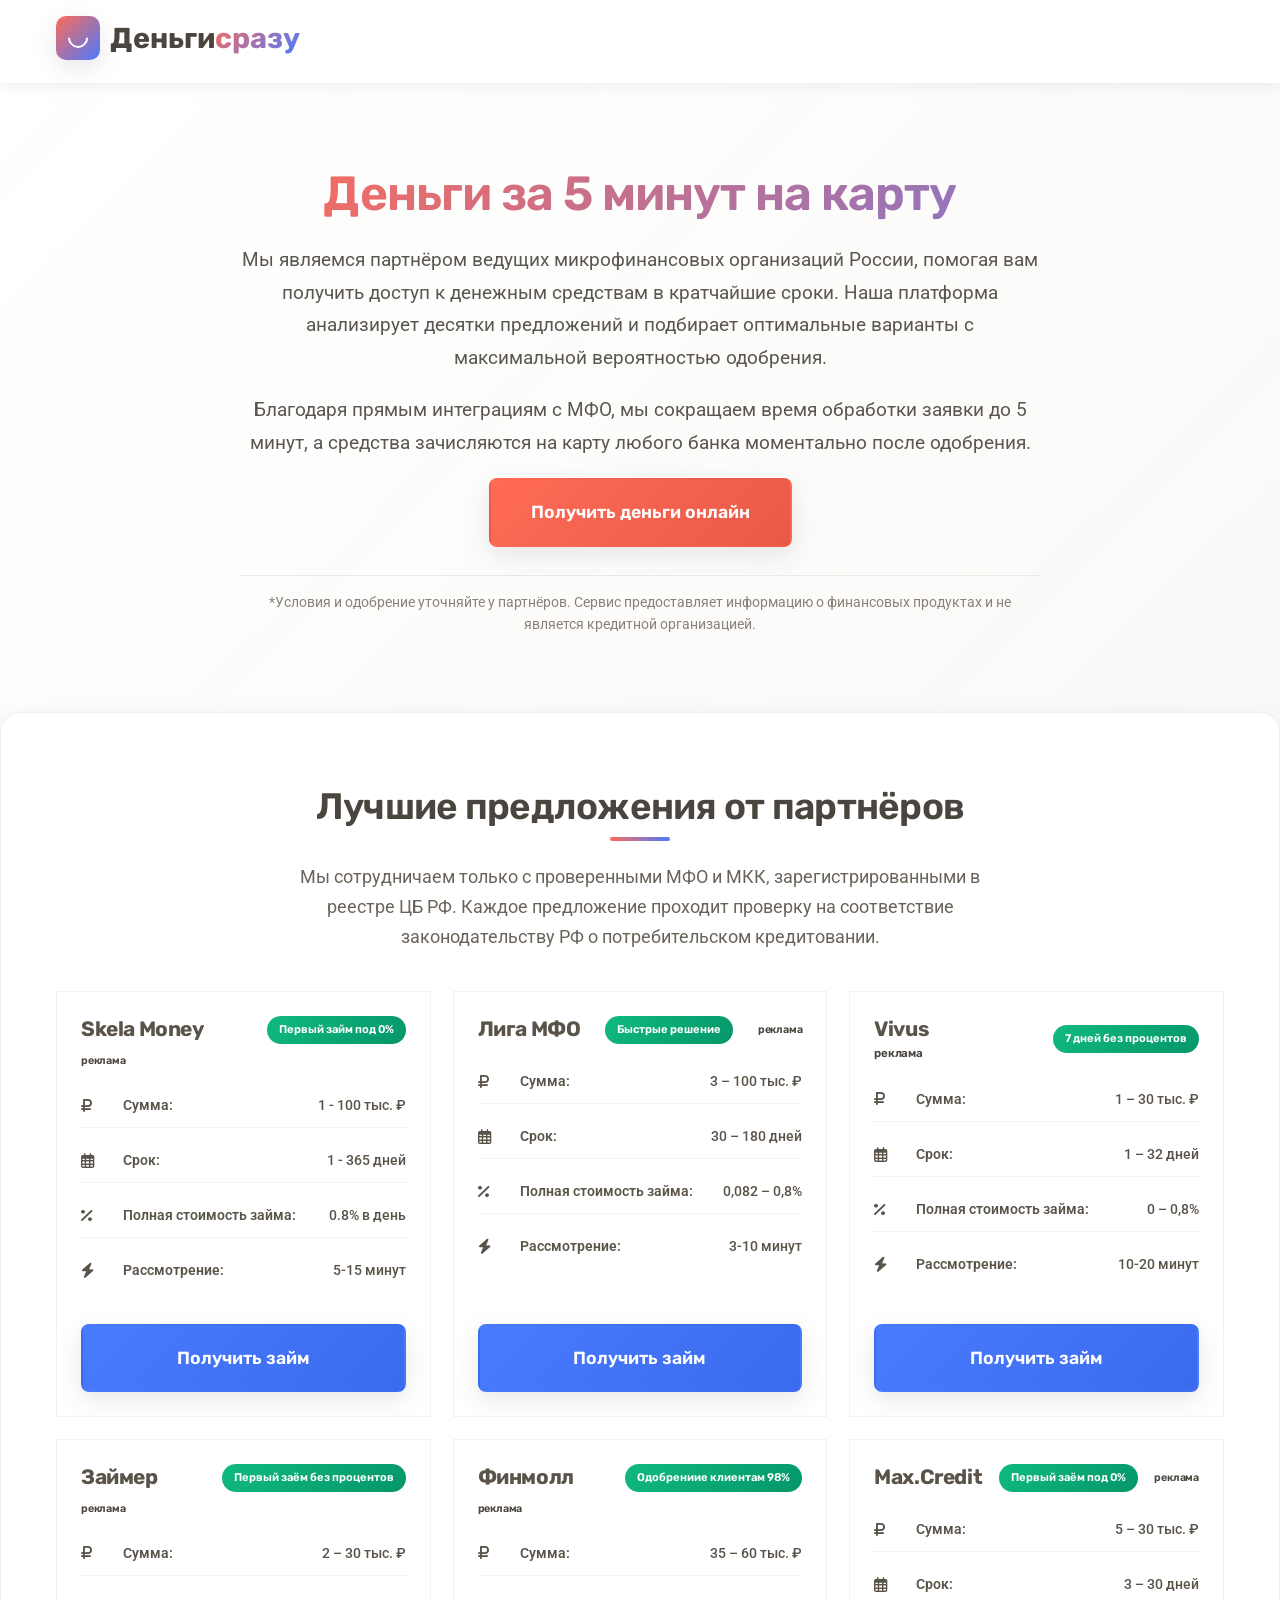
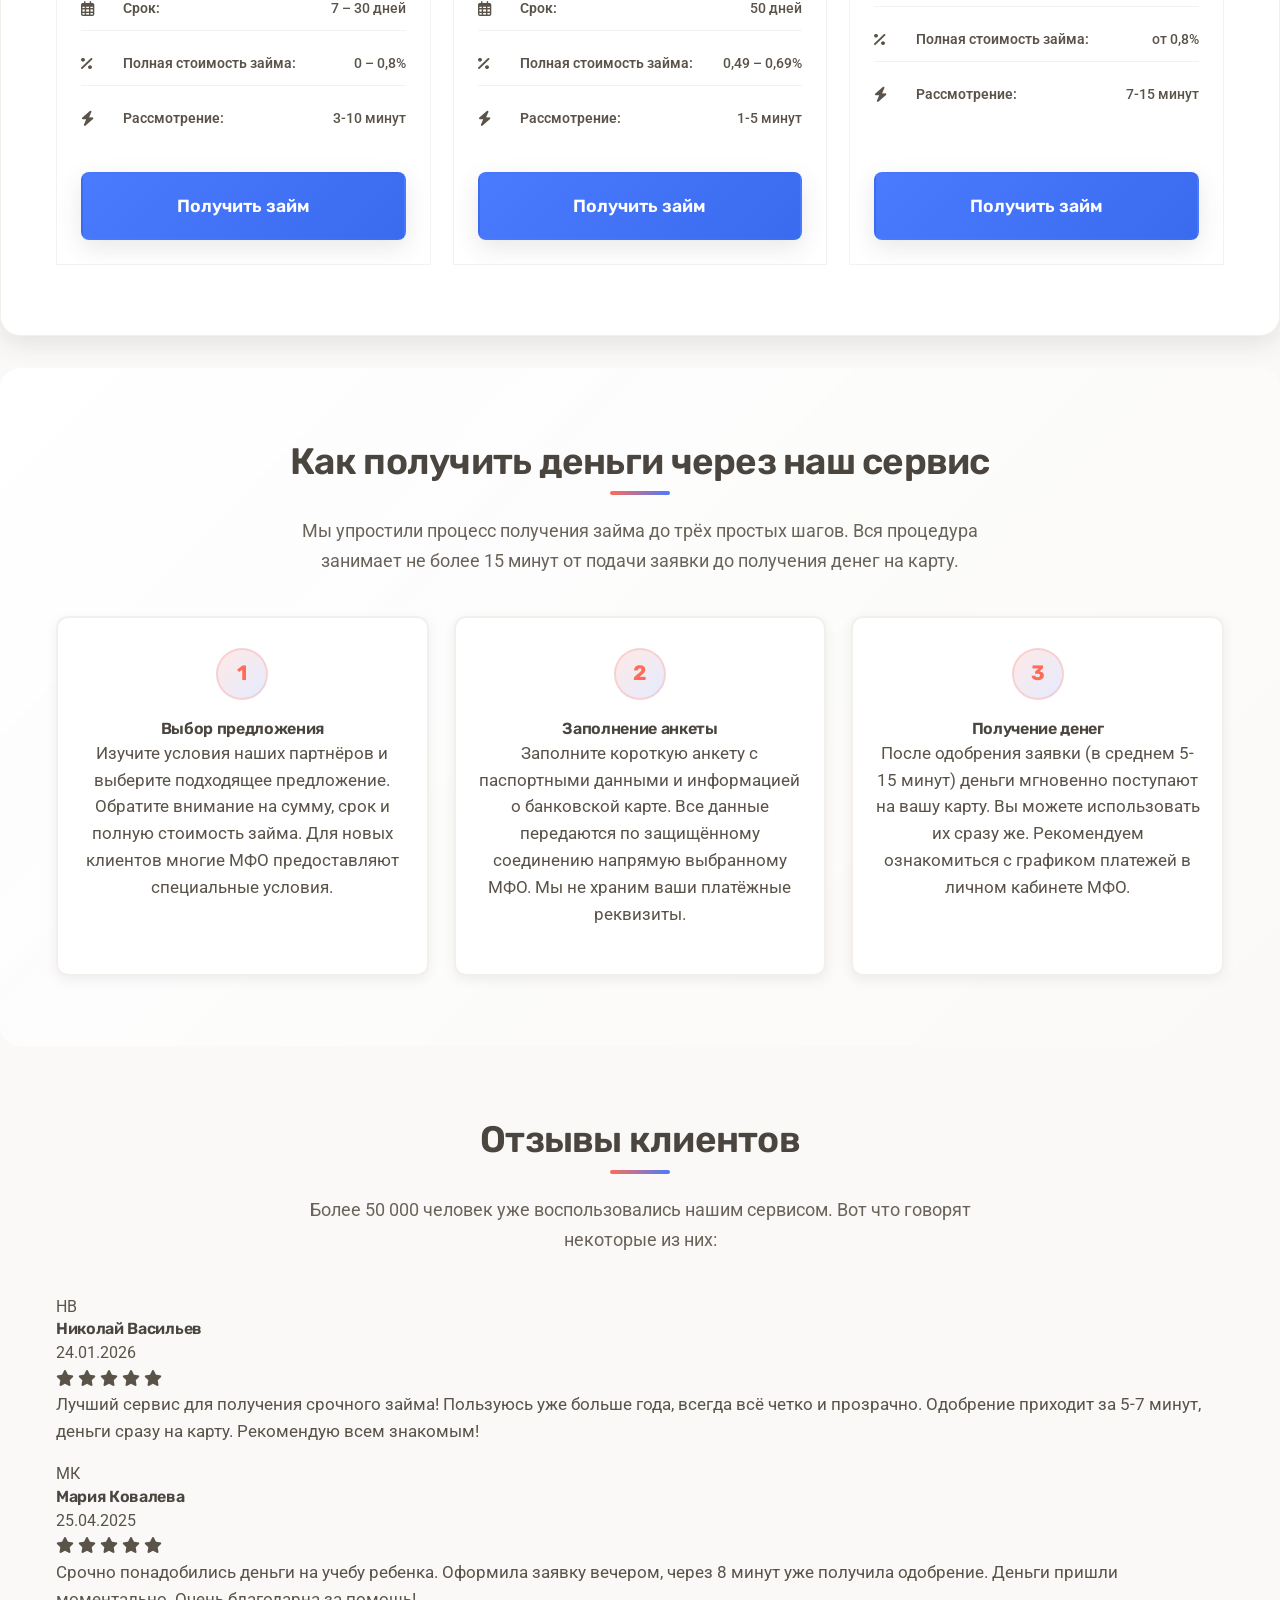
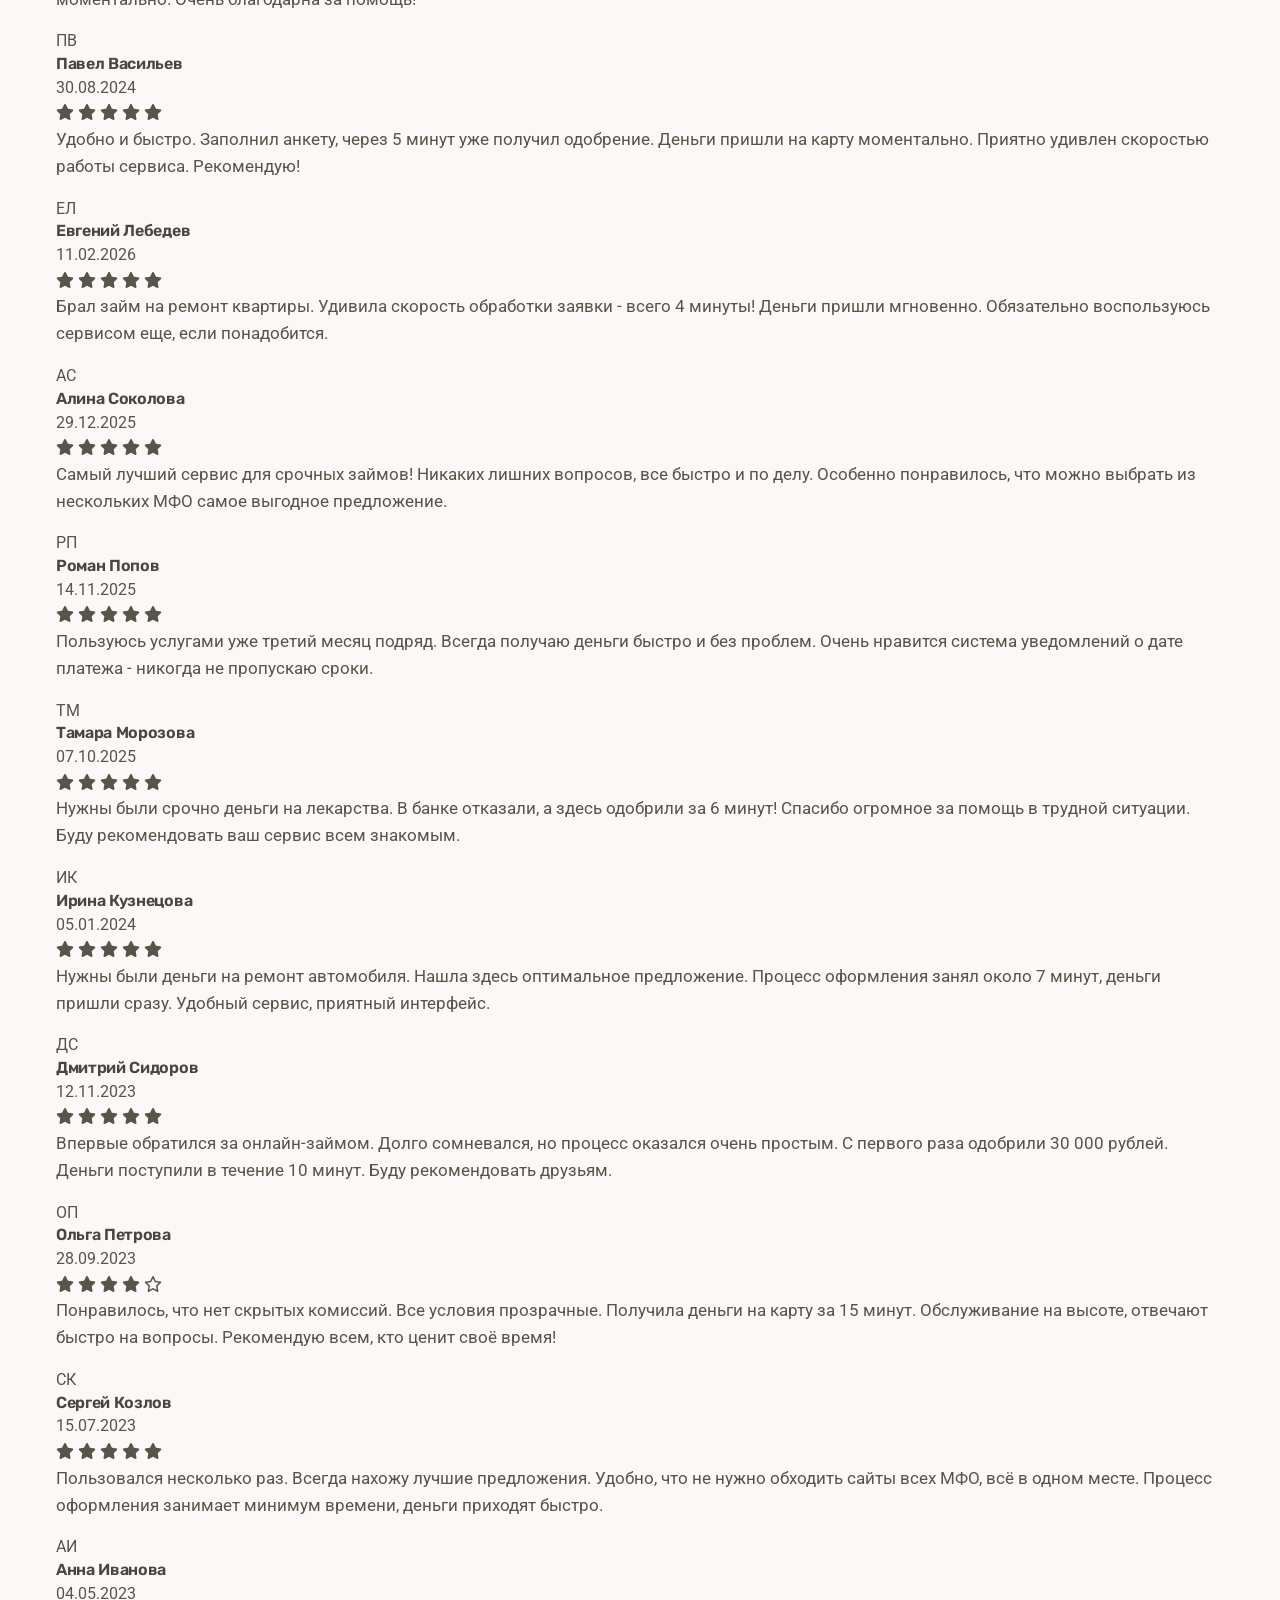
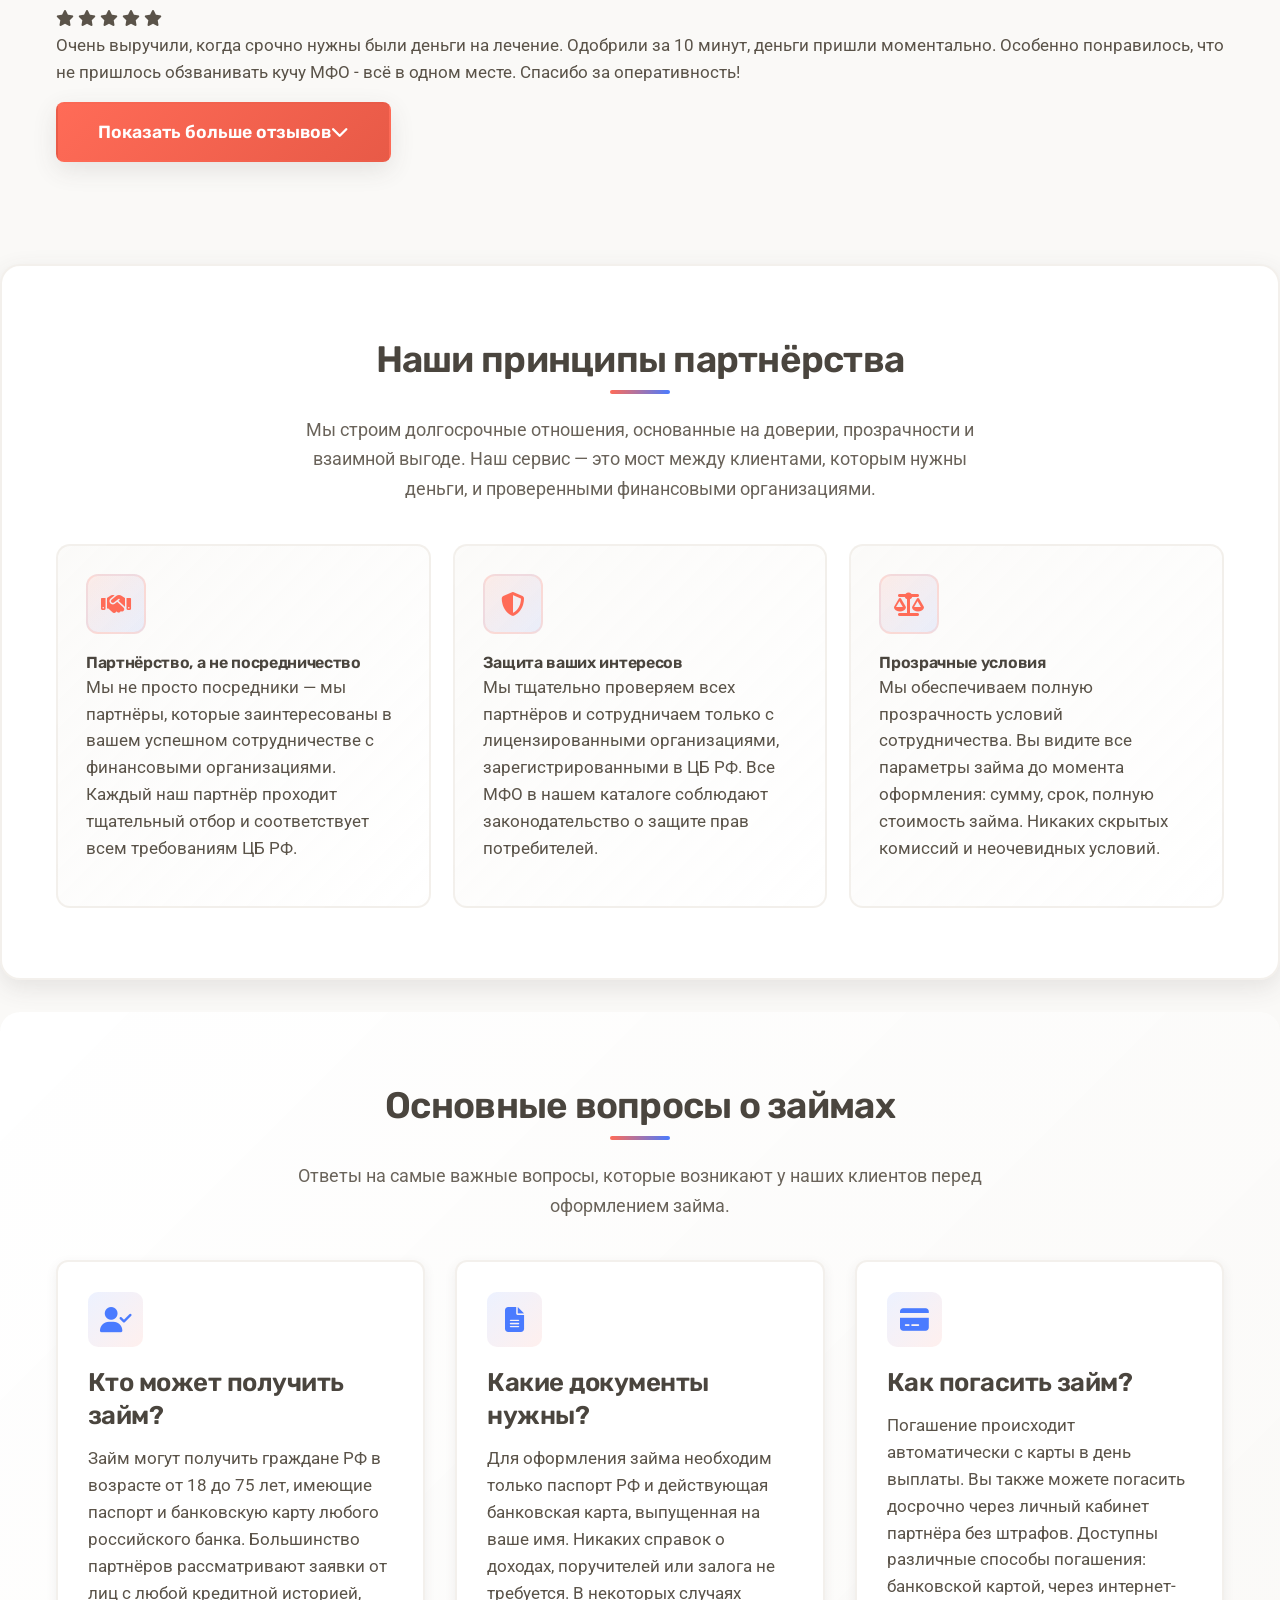
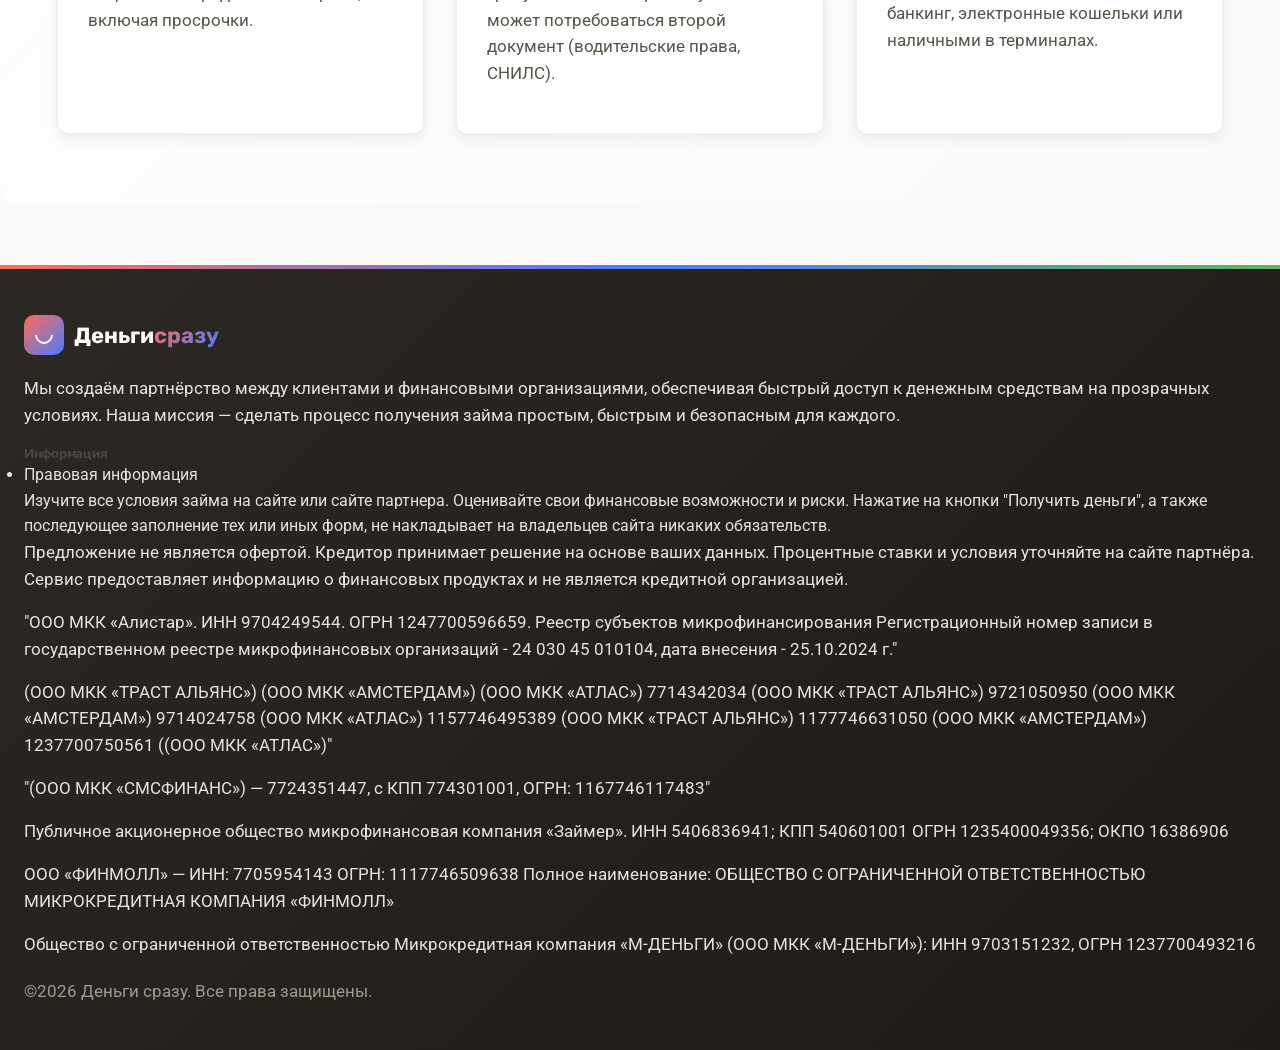
<file: sayt.html>
<!DOCTYPE html>
<html lang="ru">
<head>
    <meta charset="UTF-8">
    <meta name="viewport" content="width=device-width, initial-scale=1.0, maximum-scale=1.0, user-scalable=no">
    <!-- SEO оптимизация: 35 высокочастотных ключевых запросов -->
    <meta name="description" content="Займ онлайн на карту срочно без отказа, взять микрозайм мгновенно, деньги на карту круглосуточно, срочный займ без проверки кредитной истории, первый займ под 0%, онлайн заявка на займ, займы на карту 24/7, микрозаймы онлайн без процентов, заём с плохой кредитной историей, моментальный перевод на карту, взять деньги в долг на карту, срочные деньги онлайн, займы без отказов, кредит онлайн на карту срочно, микрокредит на карту, займ на карту без отказа, деньги онлайн на карту, займ без процентов первый раз, займы на карту без проверки, онлайн кредит на карту, займ на карту срочно без отказа, деньги в долг на карту срочно, микрозайм на карту онлайн, займы на карту круглосуточно без отказа, взять займ на карту онлайн, заём онлайн на карту, деньги сразу на карту, займ без проверки КИ, онлайн займы на карту срочно, микрозаймы на карту, займ наличными на карту, кредит на карту онлайн, срочный заем на карту, деньги в долг на карту онлайн, займ под 0 процентов">
    <!-- Title с ключевыми запросами для SEO -->
    <title>Займ онлайн на карту срочно | Взять микрозайм мгновенно | Деньги на карту круглосуточно | Займы 24/7 | Микрозаймы онлайн | Деньги сразу</title>
    <!-- Предзагрузка критических ресурсов для ускорения загрузки -->
    <link rel="preconnect" href="https://fonts.googleapis.com">
    <link rel="preconnect" href="https://fonts.gstatic.com" crossorigin>
    <link href="https://fonts.googleapis.com/css2?family=Rubik:wght@400;500;600;700&family=Roboto:wght@400;500&display=swap" rel="stylesheet">
    <!-- Font Awesome 6.5.1 - оптимизированная загрузка только нужных иконок -->
    <link rel="stylesheet" href="https://cdnjs.cloudflare.com/ajax/libs/font-awesome/6.5.1/css/all.min.css" integrity="sha512-DTOQO9RWCH3ppGqcWaEA1BIZOC6xxalwEsw9c2QQeAIftl+Vegovlnee1c9QX4TctnWMn13TZye+giMm8e2LwA==" crossorigin="anonymous" referrerpolicy="no-referrer">
    <!-- Подключение внешнего CSS файла -->
    <link rel="stylesheet" href="kraska.css">
    <!-- Микроразметка Schema.org для улучшения SEO -->
    <script type="application/ld+json">
    {
        "@context": "https://schema.org",
        "@type": "FAQPage",
        "mainEntity": [
            {
                "@type": "Question",
                "name": "Как вы выбираете партнёров-МФО?",
                "acceptedAnswer": {
                    "@type": "Answer",
                    "text": "Мы сотрудничаем только с лицензированными МФО и МКК, которые состоят в государственном реестре ЦБ РФ. Каждый партнёр проходит тщательную проверку на надёжность, финансовую устойчивость, соответствие законодательству и качество обслуживания клиентов."
                }
            },
            {
                "@type": "Question",
                "name": "Вы передаёте мои данные третьим лицам?",
                "acceptedAnswer": {
                    "@type": "Answer",
                    "text": "Мы передаём ваши данные только тому финансовому партнёру, которого вы выбираете для получения займа. Ваши данные защищены и не передаются другим организациям без вашего согласия. Мы используем современные технологии шифрования для защиты персональной информации."
                }
            },
            {
                "@type": "Question",
                "name": "Какие гарантии вы предоставляете?",
                "acceptedAnswer": {
                    "@type": "Answer",
                    "text": "Мы гарантируем прозрачность условий, безопасность передачи данных и сотрудничество только с проверенными партнёрами. Вы всегда можете обратиться в нашу службу поддержки для решения любых вопросов."
                }
            },
            {
                "@type": "Question",
                "name": "Сколько времени занимает рассмотрение заявки?",
                "acceptedAnswer": {
                    "@type": "Answer",
                    "text": "Среднее время рассмотрения заявки нашими партнёрами составляет от 1 до 15 минут в зависимости от выбранной МФО и времени суток. В большинстве случаев решение принимается в течение 5-7 минут."
                }
            },
            {
                "@type": "Question",
                "name": "Что делать, если мне отказали в займе?",
                "acceptedAnswer": {
                    "@type": "Answer",
                    "text": "Если вам отказал один из наших партнёров, вы можете попробовать подать заявку в другую МФО из нашего каталога. Каждая организация имеет собственные критерии оценки заёмщиков."
                }
            }
        ]
    }
    </script>
</head>
<body>

    <!-- ============================================
         TICKER SECTION
         Бегущая строка с исправлениями для мобильных
         ============================================ -->
    <div class="ticker" aria-hidden="true" role="marquee">
        <div class="ticker-container" id="tickerContent">
            <!-- Контент бегущей строки будет сгенерирован JavaScript -->
        </div>
    </div>

    <!-- ============================================
         HEADER SECTION
         Шапка с логотипом
         ============================================ -->
    <header class="site-header">
        <div class="container">
            <a href="#" class="logo" aria-label="Деньгисразу - логотип сервиса моментальных займов">
                <div class="logo-symbol"></div>
                <div class="logo-text">Деньги<span>сразу</span></div>
            </a>
        </div>
    </header>

    <!-- ============================================
         HERO SECTION
         Главная секция с H1 заголовком
         ============================================ -->
    <section class="hero">
        <div class="container">
            <div class="hero-content">
                <h1>Деньги за 5 минут на карту</h1>
                <p class="hero-subtitle">Мы являемся партнёром ведущих микрофинансовых организаций России, помогая вам получить доступ к денежным средствам в кратчайшие сроки. Наша платформа анализирует десятки предложений и подбирает оптимальные варианты с максимальной вероятностью одобрения.</p>
                <p class="hero-subtitle">Благодаря прямым интеграциям с МФО, мы сокращаем время обработки заявки до 5 минут, а средства зачисляются на карту любого банка моментально после одобрения.</p>
                <a href="#offers" class="btn">Получить деньги онлайн</a>
                <p class="hero-note">*Условия и одобрение уточняйте у партнёров. Сервис предоставляет информацию о финансовых продуктах и не является кредитной организацией.</p>
            </div>
        </div>
    </section>

    <!-- ============================================
         OFFERS SECTION
         Секция с предложениями МФО
         ============================================ -->
    <section id="offers" class="offers">
        <div class="container">
            <h2>Лучшие предложения от партнёров</h2>
            <p class="section-subtitle">Мы сотрудничаем только с проверенными МФО и МКК, зарегистрированными в реестре ЦБ РФ. Каждое предложение проходит проверку на соответствие законодательству РФ о потребительском кредитовании.</p>
            
            <div class="offers-grid">
                <article class="offer-card">
                    <div class="offer-card-header">
                        <h3>Skela Money</h3>
                        <span class="offer-badge">Первый займ под 0%</span> <h6>реклама</h6>
                    </div>
                    <ul class="offer-details">
                        <li><i class="fas fa-ruble-sign" aria-hidden="true"></i> <strong>Сумма:</strong> <span> 1 - 100 тыс. ₽</span></li>
                        <li><i class="far fa-calendar-alt" aria-hidden="true"></i> <strong>Срок:</strong> <span>1 - 365 дней</span></li>
                        <li><i class="fas fa-percentage" aria-hidden="true"></i> <strong>Полная стоимость займа:</strong> <span>0.8% в день</span></li>
                        <li><i class="fas fa-bolt" aria-hidden="true"></i> <strong>Рассмотрение:</strong> <span>5-15 минут</span></li>
                    </ul>
                    <!-- ИСПРАВЛЕНА КНОПКА: РАБОТАЮЩАЯ ССЫЛКА С АТРИБУТАМИ БЕЗОПАСНОСТИ -->
                    <a href="https://t.fincpanetwork.ru/click/36707/295/?erid=2W5zFHDhRjW" target="_blank" rel="noopener noreferrer" class="btn offer-btn">Получить займ</a>
                </article>
                
                <article class="offer-card">
                    <div class="offer-card-header">
                        <h3>Лига МФО</h3>
                        <span class="offer-badge">Быстрые решение</span> <h6>реклама</h6>
                    </div>
                    <ul class="offer-details">
                        <li><i class="fas fa-ruble-sign" aria-hidden="true"></i> <strong>Сумма:</strong> <span>3 – 100 тыс. ₽</span></li>
                        <li><i class="far fa-calendar-alt" aria-hidden="true"></i> <strong>Срок:</strong> <span>30 – 180 дней</span></li>
                        <li><i class="fas fa-percentage" aria-hidden="true"></i> <strong>Полная стоимость займа:</strong> <span>0,082 – 0,8%</span></li>
                        <li><i class="fas fa-bolt" aria-hidden="true"></i> <strong>Рассмотрение:</strong> <span>3-10 минут</span></li>
                    </ul>
                    <!-- ИСПРАВЛЕНА КНОПКА: РАБОТАЮЩАЯ ССЫЛКА С АТРИБУТАМИ БЕЗОПАСНОСТИ -->
                    <a href="https://t.fincpanetwork.ru/click/36707/374/?erid=2W5zFHrbj4C" target="_blank" rel="noopener noreferrer" class="btn offer-btn">Получить займ</a>
                </article>
                
                <article class="offer-card">
                    <div class="offer-card-header">

                        <h3>Vivus <sub><h6>реклама</h6></sub></h3>
                        <span class="offer-badge">7 дней без процентов</span> 
                    
                    </div>
                    <ul class="offer-details">
                        <li><i class="fas fa-ruble-sign" aria-hidden="true"></i> <strong>Сумма:</strong> <span>1 – 30 тыс. ₽</span></li>
                        <li><i class="far fa-calendar-alt" aria-hidden="true"></i> <strong>Срок:</strong> <span>1 – 32 дней</span></li>
                        <li><i class="fas fa-percentage" aria-hidden="true"></i> <strong>Полная стоимость займа:</strong> <span>0 – 0,8%</span></li>
                        <li><i class="fas fa-bolt" aria-hidden="true"></i> <strong>Рассмотрение:</strong> <span>10-20 минут</span></li>
                    </ul>
                    <!-- ИСПРАВЛЕНА КНОПКА: РАБОТАЮЩАЯ ССЫЛКА С АТРИБУТАМИ БЕЗОПАСНОСТИ -->
                    <a href="https://t.fincpanetwork.ru/click/36707/133/?erid=LjN8KKWo5" target="_blank" rel="noopener noreferrer" class="btn offer-btn">Получить займ</a>
                </article>

                <article class="offer-card">
                    <div class="offer-card-header">
                        <h3>Займер</h3>
                        <span class="offer-badge">Первый заём без процентов</span> <h6>реклама</h6>
                    </div>
                    <ul class="offer-details">
                        <li><i class="fas fa-ruble-sign" aria-hidden="true"></i> <strong>Сумма:</strong> <span>2 – 30 тыс. ₽</span></li>
                        <li><i class="far fa-calendar-alt" aria-hidden="true"></i> <strong>Срок:</strong> <span>7 – 30 дней</span></li>
                        <li><i class="fas fa-percentage" aria-hidden="true"></i> <strong>Полная стоимость займа:</strong> <span>0 – 0,8%</span></li>
                        <li><i class="fas fa-bolt" aria-hidden="true"></i> <strong>Рассмотрение:</strong> <span>3-10 минут</span></li>
                    </ul>
                    <!-- ИСПРАВЛЕНА КНОПКА: РАБОТАЮЩАЯ ССЫЛКА С АТРИБУТАМИ БЕЗОПАСНОСТИ -->
                    <a href="https://t.fincpanetwork.ru/click/36707/15/?erid=2W5zFHwA2h6" target="_blank" rel="noopener noreferrer" class="btn offer-btn">Получить займ</a>
                </article>

                <article class="offer-card">
                    <div class="offer-card-header">
                        <h3>Финмолл</h3>
                        <span class="offer-badge">Одобрениие клиентам 98%</span> <h6>реклама</h6>
                    </div>
                    <ul class="offer-details">
                        <li><i class="fas fa-ruble-sign" aria-hidden="true"></i> <strong>Сумма:</strong> <span>35 – 60 тыс. ₽</span></li>
                        <li><i class="far fa-calendar-alt" aria-hidden="true"></i> <strong>Срок:</strong> <span> 50 дней</span></li>
                        <li><i class="fas fa-percentage" aria-hidden="true"></i> <strong>Полная стоимость займа:</strong> <span>0,49 – 0,69%</span></li>
                        <li><i class="fas fa-bolt" aria-hidden="true"></i> <strong>Рассмотрение:</strong> <span>1-5 минут</span></li>
                    </ul>
                    <!-- ИСПРАВЛЕНА КНОПКА: РАБОТАЮЩАЯ ССЫЛКА С АТРИБУТАМИ БЕЗОПАСНОСТИ -->
                    <a href="https://t.fincpanetwork.ru/click/36707/54/?erid=2W5zFGRMz5N" target="_blank" rel="noopener noreferrer" class="btn offer-btn">Получить займ</a>
                </article>

                <article class="offer-card">
                    <div class="offer-card-header">
                        <h3>Max.Credit</h3>
                        <span class="offer-badge">Первый заём под 0%</span> <h6>реклама</h6>
                    </div>
                    <ul class="offer-details">
                        <li><i class="fas fa-ruble-sign" aria-hidden="true"></i> <strong>Сумма:</strong> <span>5 – 30 тыс. ₽</span></li>
                        <li><i class="far fa-calendar-alt" aria-hidden="true"></i> <strong>Срок:</strong> <span>3 – 30 дней</span></li>
                        <li><i class="fas fa-percentage" aria-hidden="true"></i> <strong>Полная стоимость займа:</strong> <span>от 0,8%</span></li>
                        <li><i class="fas fa-bolt" aria-hidden="true"></i> <strong>Рассмотрение:</strong> <span>7-15 минут</span></li>
                    </ul>
                    <!-- ИСПРАВЛЕНА КНОПКА: РАБОТАЮЩАЯ ССЫЛКА С АТРИБУТАМИ БЕЗОПАСНОСТИ -->
                    <a href="https://t.fincpanetwork.ru/click/36707/106/?erid=LjN8KN99W" target="_blank" rel="noopener noreferrer" class="btn offer-btn">Получить займ</a>
                </article>
            </div>
        </div>
    </section>

    <!-- ============================================
         STEPS SECTION
         Секция "Как получить деньги"
         ============================================ -->
    <section class="steps">
        <div class="container">
            <h2>Как получить деньги через наш сервис</h2>
            <p class="section-subtitle">Мы упростили процесс получения займа до трёх простых шагов. Вся процедура занимает не более 15 минут от подачи заявки до получения денег на карту.</p>
            
            <div class="steps-grid">
                <article class="step">
                    <div class="step-number">1</div>
                    <h4>Выбор предложения</h4>
                    <p>Изучите условия наших партнёров и выберите подходящее предложение. Обратите внимание на сумму, срок и полную стоимость займа. Для новых клиентов многие МФО предоставляют специальные условия.</p>
                </article>
                
                <article class="step">
                    <div class="step-number">2</div>
                    <h4>Заполнение анкеты</h4>
                    <p>Заполните короткую анкету с паспортными данными и информацией о банковской карте. Все данные передаются по защищённому соединению напрямую выбранному МФО. Мы не храним ваши платёжные реквизиты.</p>
                </article>
                
                <article class="step">
                    <div class="step-number">3</div>
                    <h4>Получение денег</h4>
                    <p>После одобрения заявки (в среднем 5-15 минут) деньги мгновенно поступают на вашу карту. Вы можете использовать их сразу же. Рекомендуем ознакомиться с графиком платежей в личном кабинете МФО.</p>
                </article>
            </div>
        </div>
    </section>

    <!-- ============================================
         REVIEWS SECTION
         Секция отзывов с обратным хронологическим порядком
         ВИДИМЫЕ 4 ОТЗЫВА - все 5 звезд
         ============================================ -->
    <section class="reviews">
        <div class="container">
            <h2>Отзывы клиентов</h2>
            <p class="section-subtitle">Более 50 000 человек уже воспользовались нашим сервисом. Вот что говорят некоторые из них:</p>
            
            <div class="reviews-grid">
                <!-- Первые 4 отзыва в обратном хронологическом порядке с 5 звездами -->
                <article class="review-card">
                    <div class="review-header">
                        <div class="review-avatar">НВ</div>
                        <div class="review-info">
                            <h4>Николай Васильев</h4>
                            <div class="review-date">24.01.2026</div>
                        </div>
                    </div>
                    <div class="review-rating">
                        <i class="fas fa-star"></i>
                        <i class="fas fa-star"></i>
                        <i class="fas fa-star"></i>
                        <i class="fas fa-star"></i>
                        <i class="fas fa-star"></i>
                    </div>
                    <p class="review-text">Лучший сервис для получения срочного займа! Пользуюсь уже больше года, всегда всё четко и прозрачно. Одобрение приходит за 5-7 минут, деньги сразу на карту. Рекомендую всем знакомым!</p>
                </article>
                
                <article class="review-card">
                    <div class="review-header">
                        <div class="review-avatar">МК</div>
                        <div class="review-info">
                            <h4>Мария Ковалева</h4>
                            <div class="review-date">25.04.2025</div>
                        </div>
                    </div>
                    <div class="review-rating">
                        <i class="fas fa-star"></i>
                        <i class="fas fa-star"></i>
                        <i class="fas fa-star"></i>
                        <i class="fas fa-star"></i>
                        <i class="fas fa-star"></i>
                    </div>
                    <p class="review-text">Срочно понадобились деньги на учебу ребенка. Оформила заявку вечером, через 8 минут уже получила одобрение. Деньги пришли моментально. Очень благодарна за помощь!</p>
                </article>
                
                <article class="review-card">
                    <div class="review-header">
                        <div class="review-avatar">ПВ</div>
                        <div class="review-info">
                            <h4>Павел Васильев</h4>
                            <div class="review-date">30.08.2024</div>
                        </div>
                    </div>
                    <div class="review-rating">
                        <i class="fas fa-star"></i>
                        <i class="fas fa-star"></i>
                        <i class="fas fa-star"></i>
                        <i class="fas fa-star"></i>
                        <i class="fas fa-star"></i>
                    </div>
                    <p class="review-text">Удобно и быстро. Заполнил анкету, через 5 минут уже получил одобрение. Деньги пришли на карту моментально. Приятно удивлен скоростью работы сервиса. Рекомендую!</p>
                </article>
                
                
            </div>
            
            <!-- Скрытые отзывы -->
            <div class="reviews-grid reviews-hidden" id="hiddenReviews">
                <!-- Отзывы с 5 звездами -->
                <article class="review-card">
                    <div class="review-header">
                        <div class="review-avatar">ЕЛ</div>
                        <div class="review-info">
                            <h4>Евгений Лебедев</h4>
                            <div class="review-date">11.02.2026</div>
                        </div>
                    </div>
                    <div class="review-rating">
                        <i class="fas fa-star"></i>
                        <i class="fas fa-star"></i>
                        <i class="fas fa-star"></i>
                        <i class="fas fa-star"></i>
                        <i class="fas fa-star"></i>
                    </div>
                    <p class="review-text">Брал займ на ремонт квартиры. Удивила скорость обработки заявки - всего 4 минуты! Деньги пришли мгновенно. Обязательно воспользуюсь сервисом еще, если понадобится.</p>
                </article>
                
                <article class="review-card">
                    <div class="review-header">
                        <div class="review-avatar">АС</div>
                        <div class="review-info">
                            <h4>Алина Соколова</h4>
                            <div class="review-date">29.12.2025</div>
                        </div>
                    </div>
                    <div class="review-rating">
                        <i class="fas fa-star"></i>
                        <i class="fas fa-star"></i>
                        <i class="fas fa-star"></i>
                        <i class="fas fa-star"></i>
                        <i class="fas fa-star"></i>
                    </div>
                    <p class="review-text">Самый лучший сервис для срочных займов! Никаких лишних вопросов, все быстро и по делу. Особенно понравилось, что можно выбрать из нескольких МФО самое выгодное предложение.</p>
                </article>
                
                <article class="review-card">
                    <div class="review-header">
                        <div class="review-avatar">РП</div>
                        <div class="review-info">
                            <h4>Роман Попов</h4>
                            <div class="review-date">14.11.2025</div>
                        </div>
                    </div>
                    <div class="review-rating">
                        <i class="fas fa-star"></i>
                        <i class="fas fa-star"></i>
                        <i class="fas fa-star"></i>
                        <i class="fas fa-star"></i>
                        <i class="fas fa-star"></i>
                    </div>
                    <p class="review-text">Пользуюсь услугами уже третий месяц подряд. Всегда получаю деньги быстро и без проблем. Очень нравится система уведомлений о дате платежа - никогда не пропускаю сроки.</p>
                </article>
                
                <article class="review-card">
                    <div class="review-header">
                        <div class="review-avatar">ТМ</div>
                        <div class="review-info">
                            <h4>Тамара Морозова</h4>
                            <div class="review-date">07.10.2025</div>
                        </div>
                    </div>
                    <div class="review-rating">
                        <i class="fas fa-star"></i>
                        <i class="fas fa-star"></i>
                        <i class="fas fa-star"></i>
                        <i class="fas fa-star"></i>
                        <i class="fas fa-star"></i>
                    </div>
                    <p class="review-text">Нужны были срочно деньги на лекарства. В банке отказали, а здесь одобрили за 6 минут! Спасибо огромное за помощь в трудной ситуации. Буду рекомендовать ваш сервис всем знакомым.</p>
                </article>

                <article class="review-card">
                    <div class="review-header">
                        <div class="review-avatar">ИК</div>
                        <div class="review-info">
                            <h4>Ирина Кузнецова</h4>
                            <div class="review-date">05.01.2024</div>
                        </div>
                    </div>
                    <div class="review-rating">
                        <i class="fas fa-star"></i>
                        <i class="fas fa-star"></i>
                        <i class="fas fa-star"></i>
                        <i class="fas fa-star"></i>
                        <i class="fas fa-star"></i>
                    </div>
                    <p class="review-text">Нужны были деньги на ремонт автомобиля. Нашла здесь оптимальное предложение. Процесс оформления занял около 7 минут, деньги пришли сразу. Удобный сервис, приятный интерфейс.</p>
                </article>
                
                <article class="review-card">
                    <div class="review-header">
                        <div class="review-avatar">ДС</div>
                        <div class="review-info">
                            <h4>Дмитрий Сидоров</h4>
                            <div class="review-date">12.11.2023</div>
                        </div>
                    </div>
                    <div class="review-rating">
                        <i class="fas fa-star"></i>
                        <i class="fas fa-star"></i>
                        <i class="fas fa-star"></i>
                        <i class="fas fa-star"></i>
                        <i class="fas fa-star"></i>
                    </div>
                    <p class="review-text">Впервые обратился за онлайн-займом. Долго сомневался, но процесс оказался очень простым. С первого раза одобрили 30 000 рублей. Деньги поступили в течение 10 минут. Буду рекомендовать друзьям.</p>
                </article>
                
                <!-- ПРЕДПОСЛЕДНИЙ ОТЗЫВ С 4 ЗВЕЗДАМИ -->
                <article class="review-card">
                    <div class="review-header">
                        <div class="review-avatar">ОП</div>
                        <div class="review-info">
                            <h4>Ольга Петрова</h4>
                            <div class="review-date">28.09.2023</div>
                        </div>
                    </div>
                    <div class="review-rating">
                        <i class="fas fa-star"></i>
                        <i class="fas fa-star"></i>
                        <i class="fas fa-star"></i>
                        <i class="fas fa-star"></i>
                        <i class="far fa-star"></i>
                    </div>
                    <p class="review-text">Понравилось, что нет скрытых комиссий. Все условия прозрачные. Получила деньги на карту за 15 минут. Обслуживание на высоте, отвечают быстро на вопросы. Рекомендую всем, кто ценит своё время!</p>
                </article>

                <article class="review-card">
                    <div class="review-header">
                        <div class="review-avatar">СК</div>
                        <div class="review-info">
                            <h4>Сергей Козлов</h4>
                            <div class="review-date">15.07.2023</div>
                        </div>
                    </div>
                    <div class="review-rating">
                        <i class="fas fa-star"></i>
                        <i class="fas fa-star"></i>
                        <i class="fas fa-star"></i>
                        <i class="fas fa-star"></i>
                        <i class="fas fa-star"></i>
                    </div>
                    <p class="review-text">Пользовался несколько раз. Всегда нахожу лучшие предложения. Удобно, что не нужно обходить сайты всех МФО, всё в одном месте. Процесс оформления занимает минимум времени, деньги приходят быстро.</p>
                </article>

                <article class="review-card">
                    <div class="review-header">
                        <div class="review-avatar">АИ</div>
                        <div class="review-info">
                            <h4>Анна Иванова</h4>
                            <div class="review-date">04.05.2023</div>
                        </div>
                    </div>
                    <div class="review-rating">
                        <i class="fas fa-star"></i>
                        <i class="fas fa-star"></i>
                        <i class="fas fa-star"></i>
                        <i class="fas fa-star"></i>
                        <i class="fas fa-star"></i>
                    </div>
                    <p class="review-text">Очень выручили, когда срочно нужны были деньги на лечение. Одобрили за 10 минут, деньги пришли моментально. Особенно понравилось, что не пришлось обзванивать кучу МФО - всё в одном месте. Спасибо за оперативность!</p>
                </article>
            </div>
            
            <button class="btn reviews-toggle" id="toggleReviews">
                Показать больше отзывов <i class="fas fa-chevron-down"></i>
            </button>
        </div>
    </section>

    <!-- ============================================
         FEATURES SECTION
         Секция преимуществ
         ============================================ -->
    <section class="features">
        <div class="container">
            <h2>Наши принципы партнёрства</h2>
            <p class="section-subtitle">Мы строим долгосрочные отношения, основанные на доверии, прозрачности и взаимной выгоде. Наш сервис — это мост между клиентами, которым нужны деньги, и проверенными финансовыми организациями.</p>
            
            <div class="features-grid">
                <article class="feature-card">
                    <div class="feature-icon">
                        <i class="fas fa-handshake" aria-hidden="true"></i>
                    </div>
                    <h4>Партнёрство, а не посредничество</h4>
                    <p>Мы не просто посредники — мы партнёры, которые заинтересованы в вашем успешном сотрудничестве с финансовыми организациями. Каждый наш партнёр проходит тщательный отбор и соответствует всем требованиям ЦБ РФ.</p>
                </article>
                
                <article class="feature-card">
                    <div class="feature-icon">
                        <i class="fas fa-shield-alt" aria-hidden="true"></i>
                    </div>
                    <h4>Защита ваших интересов</h4>
                    <p>Мы тщательно проверяем всех партнёров и сотрудничаем только с лицензированными организациями, зарегистрированными в ЦБ РФ. Все МФО в нашем каталоге соблюдают законодательство о защите прав потребителей.</p>
                </article>
                
                <article class="feature-card">
                    <div class="feature-icon">
                        <i class="fas fa-balance-scale" aria-hidden="true"></i>
                    </div>
                    <h4>Прозрачные условия</h4>
                    <p>Мы обеспечиваем полную прозрачность условий сотрудничества. Вы видите все параметры займа до момента оформления: сумму, срок, полную стоимость займа. Никаких скрытых комиссий и неочевидных условий.</p>
                </article>
            </div>
        </div>
    </section>

    <!-- ============================================
         BASIC QUESTIONS SECTION
         Блок основных вопросов
         ============================================ -->
    <section class="basic-questions">
        <div class="container">
            <h2>Основные вопросы о займах</h2>
            <p class="section-subtitle">Ответы на самые важные вопросы, которые возникают у наших клиентов перед оформлением займа.</p>
            
            <div class="questions-grid">
                <article class="question-card">
                    <div class="question-icon">
                        <i class="fas fa-user-check"></i>
                    </div>
                    <h3>Кто может получить займ?</h3>
                    <p>Займ могут получить граждане РФ в возрасте от 18 до 75 лет, имеющие паспорт и банковскую карту любого российского банка. Большинство партнёров рассматривают заявки от лиц с любой кредитной историей, включая просрочки.</p>
                </article>
                
                <article class="question-card">
                    <div class="question-icon">
                        <i class="fas fa-file-alt"></i>
                    </div>
                    <h3>Какие документы нужны?</h3>
                    <p>Для оформления займа необходим только паспорт РФ и действующая банковская карта, выпущенная на ваше имя. Никаких справок о доходах, поручителей или залога не требуется. В некоторых случаях может потребоваться второй документ (водительские права, СНИЛС).</p>
                </article>
                
                <article class="question-card">
                    <div class="question-icon">
                        <i class="fas fa-credit-card"></i>
                    </div>
                    <h3>Как погасить займ?</h3>
                    <p>Погашение происходит автоматически с карты в день выплаты. Вы также можете погасить досрочно через личный кабинет партнёра без штрафов. Доступны различные способы погашения: банковской картой, через интернет-банкинг, электронные кошельки или наличными в терминалах.</p>
                </article>
            </div>
        </div>
    </section>

    <!-- ============================================
         FAQ SECTION
         Аккордеон с часто задаваемыми вопросами
         ============================================ 
    <section class="faq">
        <div class="container">
            <h2>Частые вопросы о сервисе</h2>
            <p class="section-subtitle">Ответы на самые популярные вопросы о нашей работе и сотрудничестве с финансовыми организациями.</p>
            
            <div class="faq-container">
                <article class="faq-item">
                    <button class="faq-question">
                        <span>Как вы выбираете партнёров-МФО?</span>
                        <span class="faq-toggle">+</span>
                    </button>
                    <div class="faq-answer">
                        <p>Мы сотрудничаем только с лицензированными МФО и МКК, которые состоят в государственном реестре ЦБ РФ. Каждый партнёр проходит тщательную проверку на надёжность, финансовую устойчивость, соответствие законодательству и качество обслуживания клиентов. Мы регулярно мониторим отзывы и репутацию наших партнёров.</p>
                    </div>
                </article>
                
                <article class="faq-item">
                    <button class="faq-question">
                        <span>Вы передаёте мои данные третьим лицам?</span>
                        <span class="faq-toggle">+</span>
                    </button>
                    <div class="faq-answer">
                        <p>Мы передаём ваши данные только тому финансовому партнёру, которого вы выбираете для получения займа. Ваши данные защищены и не передаются другим организациям без вашего согласия. Мы используем современные технологии шифрования для защиты персональной информации.</p>
                    </div>
                </article>
                
                <article class="faq-item">
                    <button class="faq-question">
                        <span>Какие гарантии вы предоставляете?</span>
                        <span class="faq-toggle">+</span>
                    </button>
                    <div class="faq-answer">
                        <p>Мы гарантируем прозрачность условий, безопасность передачи данных и сотрудничество только с проверенными партнёрами. Вы всегда можете обратиться в нашу службу поддержки для решения любых вопросов. Наш сервис действует в соответствии с законодательством РФ о защите прав потребителей.</p>
                    </div>
                </article>

                <article class="faq-item">
                    <button class="faq-question">
                        <span>Сколько времени занимает рассмотрение заявки?</span>
                        <span class="faq-toggle">+</span>
                    </button>
                    <div class="faq-answer">
                        <p>Среднее время рассмотрения заявки нашими партнёрами составляет от 1 до 15 минут в зависимости от выбранной МФО и времени суток. В большинстве случаев решение принимается в течение 5-7 минут. Круглосуточная работа сервиса позволяет подавать заявки в любое удобное время.</p>
                    </div>
                </article>

                <article class="faq-item">
                    <button class="faq-question">
                        <span>Что делать, если мне отказали в займе?</span>
                        <span class="faq-toggle">+</span>
                    </button>
                    <div class="faq-answer">
                        <p>Если вам отказал один из наших партнёров, вы можете попробовать подать заявку в другую МФО из нашего каталога. Каждая организация имеет собственные критерии оценки заёмщиков. Мы рекомендуем выбирать предложения с пометкой "Высокая вероятность одобрения" для новых клиентов.</p>
                    </div>
                </article>
            </div>
        </div>
    </section>
    -->

    <!-- ============================================
         FOOTER
         Подвал сайта
         ============================================ -->
    <footer>
        <div class="container">
            <div class="footer-content">
                <div>
                    <div class="footer-logo">
                        <div class="footer-logo-symbol"></div>
                        <div class="footer-logo-text">Деньги<span>сразу</span></div>
                    </div>
                    <p class="footer-tagline">Мы создаём партнёрство между клиентами и финансовыми организациями, обеспечивая быстрый доступ к денежным средствам на прозрачных условиях. Наша миссия — сделать процесс получения займа простым, быстрым и безопасным для каждого.</p>
                </div>
                
                <!--<div class="footer-contact">
                    <h5>Контакты</h5>
                    <p><i class="fas fa-phone" aria-hidden="true"></i> 8 (800) 700-77-00</p>
                    <p><i class="far fa-clock" aria-hidden="true"></i> с 06:00 до 22:00 (МСК)</p>
                    <p><i class="fas fa-envelope" aria-hidden="true"></i> support@dengisrazu.ru</p>
                    <p><i class="fas fa-map-marker-alt" aria-hidden="true"></i> Москва, ул. Партнёрская, 10</p>
                </div>
            -->
                
                <div class="footer-links">
                    <h5>Информация</h5>
                    <ul>
                        <li><a>Правовая информация</a></li>
                        <a>Изучите все условия займа на сайте или сайте партнера. Оценивайте свои финансовые возможности и риски. Нажатие на кнопки "Получить деньги", а также последующее заполнение тех или иных форм, не накладывает на владельцев сайта никаких обязательств.</a>
                        
                    </ul>
                </div>
            </div>
            
            <div class="legal">
                <!--<p>ООО МКК «Деньги сразу». Рег. номер: 2203045009821. ИНН: 7708400979. ОГРН: 1217700636944.</p> -->
                <p>Предложение не является офертой. Кредитор принимает решение на основе ваших данных. Процентные ставки и условия уточняйте на сайте партнёра. Сервис предоставляет информацию о финансовых продуктах и не является кредитной организацией.</p>
                <p>"ООО МКК «Алистар». ИНН 9704249544. ОГРН 1247700596659.
Реестр субъектов микрофинансирования
Регистрационный номер записи в государственном реестре микрофинансовых организаций - 24 030 45 010104, дата внесения - 25.10.2024 г."
                </p>
                <p> (ООО МКК «ТРАСТ АЛЬЯНС»)
(ООО МКК «АМСТЕРДАМ»)
(ООО МКК «АТЛАС»)
7714342034 (ООО МКК «ТРАСТ АЛЬЯНС»)
9721050950 (ООО МКК «АМСТЕРДАМ»)
9714024758 (ООО МКК «АТЛАС»)
1157746495389 (ООО МКК «ТРАСТ АЛЬЯНС»)
1177746631050 (ООО МКК «АМСТЕРДАМ»)
1237700750561 ((ООО МКК «АТЛАС»)"
                </p>
                <p>"(ООО МКК «СМСФИНАНС») — 7724351447, с КПП 774301001, 
ОГРН: 1167746117483"
                </p>
                <p>Публичное акционерное общество микрофинансовая компания «Займер». ИНН 5406836941; КПП 540601001 ОГРН 1235400049356; ОКПО 16386906
                </p>
                <p>
                    ООО «ФИНМОЛЛ» — 
ИНН: 7705954143
ОГРН: 1117746509638
Полное наименование: ОБЩЕСТВО С ОГРАНИЧЕННОЙ ОТВЕТСТВЕННОСТЬЮ МИКРОКРЕДИТНАЯ КОМПАНИЯ «ФИНМОЛЛ»

                </p>
                <p>Общество с ограниченной ответственностью Микрокредитная компания «М-ДЕНЬГИ» (ООО МКК «М-ДЕНЬГИ»): ИНН 9703151232, ОГРН 1237700493216
                </p>
                <p style="margin-top: 20px; color: #A0988C;">&copy;2026 Деньги сразу. Все права защищены.</p>
            </div>
        </div>
    </footer>

    <!-- Подключение внешнего JavaScript файла -->
    <script src="anima.js"></script>
</body>
</html>
</file>
<file: kraska.css>
/* ============================================
   CSS RESET & BASE VARIABLES
   Современный сброс стилей и CSS переменные
   ============================================ */
:root {
    /* Цветовая палитра - исправлена */
    --coral: #FF6B57;
    --coral-dark: #E85A47;
    --coral-light: #FF8E7A;
    --warm-blue: #4A7BFF;
    --warm-blue-dark: #3A6BEF;
    --soft-green: #5CB85C;
    --neutral-light: #FAF9F7; /* Светло-бежевый фон body */
    --neutral-medium: #F0EDE8;
    --neutral-dark: #4A453E; /* Темный цвет для футера */
    --neutral-text: #5A5349;
    --accent-gold: #FFB74D;
    
    /* Тени для создания глубины */
    --shadow-light: 0 4px 12px rgba(74, 69, 62, 0.08);
    --shadow-medium: 0 8px 24px rgba(74, 69, 62, 0.12);
    --shadow-strong: 0 12px 32px rgba(74, 69, 62, 0.15);
    
    /* Анимации */
    --transition: all 0.3s cubic-bezier(0.4, 0, 0.2, 1);
    --border-radius: 12px;
    --border-radius-small: 8px;
    
    /* Оптимизация для мобильных */
    --safe-area-inset-left: env(safe-area-inset-left);
    --safe-area-inset-right: env(safe-area-inset-right);
}

/* Современный CSS Reset */
*, *::before, *::after {
    box-sizing: border-box;
    margin: 0;
    padding: 0;
}

/* Базовые настройки для улучшения производительности */
html {
    font-size: 16px;
    scroll-behavior: smooth;
    -webkit-font-smoothing: antialiased;
    -moz-osx-font-smoothing: grayscale;
    text-size-adjust: 100%;
    -webkit-text-size-adjust: 100%;
}

/* ОСНОВНОЙ ФОН BODY - исправлен на светло-бежевый */
body {
    font-family: 'Roboto', -apple-system, BlinkMacSystemFont, 'Segoe UI', sans-serif;
    line-height: 1.6;
    color: var(--neutral-text);
    background-color: var(--neutral-light); /* Это должен быть #FAF9F7 */
    overflow-x: hidden;
    min-height: 100vh;
    display: flex;
    flex-direction: column;
    /* Поддержка безопасных зон на iPhone X+ */
    padding-left: var(--safe-area-inset-left);
    padding-right: var(--safe-area-inset-right);
}

/* Texture Background - оптимизированная версия с меньшей нагрузкой */
body::before {
    content: '';
    position: fixed;
    top: 0;
    left: 0;
    width: 100%;
    height: 100%;
    /* Упрощенный паттерн для лучшей производительности */
    background-image: 
        linear-gradient(45deg, rgba(255, 107, 87, 0.02) 25%, transparent 25%),
        linear-gradient(-45deg, rgba(74, 123, 255, 0.02) 25%, transparent 25%);
    background-size: 60px 60px;
    background-position: 0 0, 0 30px;
    opacity: 0.5;
    z-index: -1;
    pointer-events: none;
}

/* ============================================
   LAYOUT & CONTAINER SYSTEM
   Адаптивная система контейнеров
   ============================================ */
.container {
    width: 100%;
    max-width: 1200px;
    margin: 0 auto;
    /* Адаптивные отступы с учетом безопасных зон */
    padding: 0 max(16px, var(--safe-area-inset-left, 16px)) 0 max(16px, var(--safe-area-inset-right, 16px));
}

section {
    padding: clamp(40px, 7vw, 70px) 0;
}

/* ============================================
   TYPOGRAPHY SYSTEM
   Масштабируемая типографика
   ============================================ */
h1, h2, h3, h4, h5, h6 {
    font-family: 'Rubik', -apple-system, BlinkMacSystemFont, 'Segoe UI', sans-serif;
    font-weight: 600;
    color: var(--neutral-dark);
    line-height: 1.3;
    letter-spacing: -0.02em;
}

h1 {
    font-size: clamp(1.8rem, 5vw, 3rem);
    margin-bottom: clamp(0.8rem, 2vw, 1.2rem);
    /* Анимированный градиент для заголовка - более плавный */
    background: linear-gradient(135deg, var(--coral), var(--warm-blue), var(--coral));
    background-size: 300% 300%;
    -webkit-background-clip: text;
    -webkit-text-fill-color: transparent;
    background-clip: text;
    text-align: center;
    animation: gradientShift 8s ease-in-out infinite; /* Увеличена длительность для плавности */
}

@keyframes gradientShift {
    0% { background-position: 0% 50%; }
    50% { background-position: 100% 50%; }
    100% { background-position: 0% 50%; }
}

h2 {
    font-size: clamp(1.6rem, 4vw, 2.3rem);
    text-align: center;
    margin-bottom: clamp(1.2rem, 3vw, 2rem);
    position: relative;
}

h2::after {
    content: '';
    position: absolute;
    bottom: -10px;
    left: 50%;
    transform: translateX(-50%);
    width: 60px;
    height: 4px;
    background: linear-gradient(to right, var(--coral), var(--warm-blue));
    border-radius: 2px;
}

h3 {
    font-size: clamp(1.2rem, 3vw, 1.6rem);
    margin-bottom: 0.8rem;
}

p {
    margin-bottom: 1rem;
    font-size: clamp(0.95rem, 2vw, 1.05rem);
}

.section-subtitle {
    font-size: clamp(0.95rem, 2vw, 1.1rem);
    color: var(--neutral-text);
    text-align: center;
    max-width: 700px;
    margin: 0 auto clamp(1.5rem, 3vw, 2.5rem);
    line-height: 1.7;
    opacity: 0.9;
}

/* ============================================
   HEADER & LOGO
   Шапка сайта с логотипом
   ============================================ */
.site-header {
    background: white;
    padding: 15px 0;
    box-shadow: var(--shadow-light);
    position: relative;
    z-index: 100;
}

.logo {
    display: inline-flex;
    align-items: center;
    gap: 10px;
    text-decoration: none;
    transition: var(--transition);
}

.logo:hover {
    transform: translateY(-2px);
}

.logo-symbol {
    width: clamp(36px, 6vw, 44px);
    height: clamp(36px, 6vw, 44px);
    background: linear-gradient(135deg, var(--coral), var(--warm-blue));
    border-radius: 10px;
    display: flex;
    align-items: center;
    justify-content: center;
    position: relative;
    box-shadow: var(--shadow-medium);
    flex-shrink: 0;
    /* Анимация логотипа при загрузке - исправлена */
    animation: logoRotate 2s ease-in-out;
}

.logo-symbol::before {
    content: '';
    position: absolute;
    width: 45%;
    height: 45%;
    border: 2.5px solid white;
    border-radius: 50%;
    border-top-color: transparent;
    border-right-color: transparent;
    transform: rotate(-45deg);
}

.logo-text {
    font-family: 'Rubik', sans-serif;
    font-weight: 700;
    font-size: clamp(1.3rem, 3.5vw, 1.8rem);
    color: var(--neutral-dark);
}

.logo-text span {
    background: linear-gradient(135deg, var(--coral), var(--warm-blue));
    -webkit-background-clip: text;
    -webkit-text-fill-color: transparent;
    background-clip: text;
}

@keyframes logoRotate {
    0% { transform: rotate(0deg) scale(0.8); opacity: 0.7; }
    50% { transform: rotate(180deg) scale(1.1); opacity: 1; }
    100% { transform: rotate(360deg) scale(1); opacity: 1; }
}

/* Отключение анимации для пользователей, предпочитающих уменьшенное движение */
@media (prefers-reduced-motion: reduce) {
    .ticker-container {
        animation: none;
        padding-left: 0;
    }
}

/* ============================================
   BUTTON SYSTEM
   Система кнопок с улучшенной доступностью
   ============================================ */
.btn {
    display: inline-flex;
    align-items: center;
    justify-content: center;
    background: linear-gradient(135deg, var(--coral), var(--coral-dark));
    color: white;
    padding: clamp(14px, 2.5vw, 18px) clamp(28px, 4vw, 40px);
    border-radius: var(--border-radius-small);
    font-family: 'Rubik', sans-serif;
    font-weight: 600;
    font-size: clamp(1rem, 2vw, 1.1rem);
    border: 2px solid transparent;
    cursor: pointer;
    transition: var(--transition);
    box-shadow: var(--shadow-medium);
    text-decoration: none;
    text-align: center;
    width: fit-content;
    min-width: min(100%, 220px);
    margin: 0 auto;
    position: relative;
    overflow: hidden;
    z-index: 1;
    /* Улучшение для мобильных */
    -webkit-tap-highlight-color: transparent;
    touch-action: manipulation;
}

.btn::before {
    content: '';
    position: absolute;
    top: 0;
    left: 0;
    width: 100%;
    height: 100%;
    background: linear-gradient(135deg, var(--coral-dark), var(--coral));
    opacity: 0;
    transition: var(--transition);
    z-index: -1;
}

.btn:hover::before,
.btn:focus::before,
.btn:active::before {
    opacity: 1;
}

.btn:hover,
.btn:focus {
    transform: translateY(-3px);
    box-shadow: var(--shadow-strong);
    outline: none;
    border-color: rgba(255, 255, 255, 0.3);
}

.btn:active {
    transform: translateY(-1px);
    transition-duration: 0.1s;
}

.btn-secondary {
    background: linear-gradient(135deg, var(--warm-blue), var(--warm-blue-dark));
}

.btn-secondary::before {
    background: linear-gradient(135deg, var(--warm-blue-dark), var(--warm-blue));
}

/* ============================================
   HERO SECTION
   Главная секция с H1 заголовком
   ============================================ */
.hero {
    padding: clamp(40px, 8vw, 80px) 0;
    text-align: center;
    position: relative;
    background: linear-gradient(135deg, rgba(255, 255, 255, 0.98), rgba(250, 249, 247, 0.95));
}

.hero-content {
    position: relative;
    z-index: 1;
    max-width: 800px;
    margin: 0 auto;
}

.hero-subtitle {
    font-size: clamp(1rem, 2.5vw, 1.2rem);
    color: var(--neutral-dark);
    margin-bottom: clamp(0.8rem, 2.5vw, 1.2rem);
    line-height: 1.7;
    opacity: 0.9;
}

.hero-note {
    font-size: 0.85rem;
    color: #8A8278;
    margin-top: clamp(1.2rem, 3vw, 1.8rem);
    padding-top: 1rem;
    border-top: 1px solid rgba(92, 83, 73, 0.1);
    line-height: 1.6;
}

/* ============================================
   OFFERS SECTION
   Секция с предложениями МФО
   ============================================ */
.offers {
    background-color: white;
    border-radius: 20px;
    margin-top: -20px;
    position: relative;
    box-shadow: var(--shadow-medium);
    border: 1px solid rgba(240, 237, 232, 0.8);
    z-index: 2;
}

.offers-grid {
    display: grid;
    grid-template-columns: repeat(auto-fit, minmax(min(100%, 280px), 1fr));
    gap: clamp(16px, 2.5vw, 22px);
}

.offer-card {
    background: white;
    border-radius: 14px;
    padding: clamp(18px, 3vw, 24px);
    box-shadow: var(--shadow-light);
    border: 2px solid var(--neutral-medium);
    transition: var(--transition);
    display: flex;
    flex-direction: column;
    height: 100%;
    position: relative;
}

.offer-card:hover {
    transform: translateY(-5px);
    box-shadow: var(--shadow-strong);
    border-color: rgba(255, 107, 87, 0.3);
}

.offer-card-header {
    display: flex;
    justify-content: space-between;
    align-items: flex-start;
    margin-bottom: 1.2rem;
    flex-wrap: wrap;
    gap: 0.5rem;
}


.offer-badge {
    background: linear-gradient(135deg, var(--soft-green), #4CAF50);
    color: white;
    padding: 5px 10px;
    border-radius: 14px;
    font-size: 0.8rem;
    font-weight: 600;
    font-family: 'Rubik', sans-serif;
    white-space: nowrap;
}

.offer-details {
    list-style: none;
    margin-bottom: 1.5rem;
    flex-grow: 1;
}

.offer-details li {
    margin-bottom: 0.7rem;
    display: flex;
    align-items: center;
    padding-bottom: 0.7rem;
    border-bottom: 1px dashed rgba(240, 237, 232, 0.8);
    font-size: 0.95rem;
}

.offer-details li:last-child {
    border-bottom: none;
}

.offer-details i {
    color: var(--coral);
    margin-right: 10px;
    min-width: 20px;
    flex-shrink: 0;
    font-size: 1rem;
}

.offer-details strong {
    min-width: 130px;
    display: inline-block;
    font-weight: 500;
}

.offer-details span {
    margin-left: auto;
    text-align: right;
    font-weight: 500;
    color: var(--neutral-dark);
}

.offer-btn {
    background: linear-gradient(135deg, var(--warm-blue), var(--warm-blue-dark));
    margin-top: auto;
    min-width: 100%;
}

/* ============================================
   STEPS SECTION
   Секция "Как получить деньги"
   ============================================ */
.steps {
    position: relative;
    background: linear-gradient(135deg, rgba(255, 255, 255, 0.95), rgba(250, 249, 247, 0.98));
    border-radius: 20px;
    margin-top: 2rem;
}

.steps-grid {
    display: grid;
    grid-template-columns: repeat(auto-fit, minmax(min(100%, 250px), 1fr));
    gap: clamp(16px, 2.5vw, 25px);
    margin-top: 1.5rem;
}

.step {
    text-align: center;
    padding: clamp(20px, 3.5vw, 30px) clamp(16px, 2.5vw, 22px);
    border-radius: var(--border-radius);
    background: white;
    box-shadow: var(--shadow-light);
    border: 2px solid rgba(240, 237, 232, 0.8);
    transition: var(--transition);
}

.step:hover {
    transform: translateY(-4px);
    box-shadow: var(--shadow-medium);
    border-color: rgba(255, 107, 87, 0.2);
}

.step-number {
    display: inline-flex;
    align-items: center;
    justify-content: center;
    width: clamp(44px, 7vw, 52px);
    height: clamp(44px, 7vw, 52px);
    background: linear-gradient(135deg, rgba(255, 107, 87, 0.15), rgba(74, 123, 255, 0.15));
    color: var(--coral);
    font-size: 1.3rem;
    font-weight: 700;
    border-radius: 50%;
    margin-bottom: 1.2rem;
    font-family: 'Rubik', sans-serif;
    border: 2px solid rgba(255, 107, 87, 0.2);
}

/* ============================================
   FEATURES SECTION
   Секция преимуществ
   ============================================ */
.features {
    background-color: white;
    border-radius: 20px;
    border: 2px solid rgba(240, 237, 232, 0.8);
    box-shadow: var(--shadow-medium);
    margin-top: 2rem;
}

.features-grid {
    display: grid;
    grid-template-columns: repeat(auto-fit, minmax(min(100%, 300px), 1fr));
    gap: clamp(16px, 2.5vw, 22px);
}

.feature-card {
    padding: clamp(20px, 3.5vw, 28px);
    border-radius: 14px;
    background: linear-gradient(135deg, rgba(250, 249, 247, 0.8), rgba(255, 255, 255, 0.9));
    border: 2px solid rgba(240, 237, 232, 0.8);
    transition: var(--transition);
}

.feature-card:hover {
    border-color: rgba(255, 107, 87, 0.3);
    box-shadow: var(--shadow-medium);
    transform: translateY(-4px);
    background: white;
}

.feature-icon {
    width: clamp(52px, 7vw, 60px);
    height: clamp(52px, 7vw, 60px);
    background: linear-gradient(135deg, rgba(255, 107, 87, 0.1), rgba(74, 123, 255, 0.1));
    border-radius: 12px;
    display: flex;
    align-items: center;
    justify-content: center;
    margin-bottom: 1.2rem;
    color: var(--coral);
    font-size: clamp(1.3rem, 2.5vw, 1.5rem);
    border: 2px solid rgba(255, 107, 87, 0.15);
}

/* ============================================
   BASIC QUESTIONS SECTION
   Блок основных вопросов
   ============================================ */
.basic-questions {
    background: linear-gradient(135deg, rgba(255, 255, 255, 0.95), rgba(250, 249, 247, 0.98));
    border-radius: 20px;
    margin-top: 2rem;
}

.questions-grid {
    display: grid;
    grid-template-columns: repeat(auto-fit, minmax(min(100%, 340px), 1fr));
    gap: clamp(20px, 3vw, 30px);
    margin-top: 1.5rem;
}

.question-card {
    background: white;
    border-radius: var(--border-radius);
    padding: clamp(20px, 3.5vw, 30px);
    box-shadow: var(--shadow-light);
    border: 2px solid rgba(240, 237, 232, 0.8);
    transition: var(--transition);
}

.question-card:hover {
    transform: translateY(-4px);
    box-shadow: var(--shadow-medium);
    border-color: rgba(74, 123, 255, 0.2);
}

.question-icon {
    width: 55px;
    height: 55px;
    background: linear-gradient(135deg, rgba(74, 123, 255, 0.1), rgba(255, 107, 87, 0.1));
    border-radius: 10px;
    display: flex;
    align-items: center;
    justify-content: center;
    margin-bottom: 1.2rem;
    color: var(--warm-blue);
    font-size: 1.6rem;
}

/* ============================================
   FAQ SECTION
   Аккордеон с часто задаваемыми вопросами
   ============================================ */
.faq {
    position: relative;
}

.faq-container {
    max-width: 850px;
    margin: 0 auto;
}

.faq-item {
    border-radius: var(--border-radius);
    background: white;
    margin-bottom: 14px;
    box-shadow: var(--shadow-light);
    border: 2px solid rgba(240, 237, 232, 0.8);
    overflow: hidden;
    transition: var(--transition);
}

.faq-item:hover {
    border-color: rgba(255, 107, 87, 0.2);
    box-shadow: var(--shadow-medium);
}

.faq-question {
    padding: clamp(18px, 2.5vw, 24px);
    cursor: pointer;
    display: flex;
    justify-content: space-between;
    align-items: center;
    font-weight: 600;
    color: var(--neutral-dark);
    font-size: clamp(1rem, 2vw, 1.1rem);
    background: white;
    transition: var(--transition);
    font-family: 'Rubik', sans-serif;
    width: 100%;
    border: none;
    text-align: left;
    position: relative;
    /* Улучшение для мобильных */
    -webkit-tap-highlight-color: transparent;
    touch-action: manipulation;
}

.faq-question:hover,
.faq-question:focus {
    background: linear-gradient(135deg, rgba(255, 107, 87, 0.03), rgba(74, 123, 255, 0.03));
    color: var(--coral);
    outline: none;
}

.faq-question::after {
    content: '';
    position: absolute;
    bottom: 0;
    left: 20px;
    right: 20px;
    height: 1px;
    background: linear-gradient(to right, transparent, rgba(240, 237, 232, 0.8), transparent);
}

.faq-answer {
    padding: 0 clamp(18px, 2.5vw, 24px);
    color: var(--neutral-text);
    line-height: 1.7;
    max-height: 0;
    overflow: hidden;
    transition: var(--transition);
    opacity: 0;
}

.faq-item.active .faq-answer {
    padding: 0 clamp(18px, 2.5vw, 24px) clamp(18px, 2.5vw, 24px);
    max-height: 1000px;
    opacity: 1;
}

.faq-toggle {
    font-size: 1.4rem;
    color: var(--coral);
    transition: var(--transition);
    min-width: 22px;
    text-align: center;
    flex-shrink: 0;
    margin-left: 12px;
    font-weight: 300;
}

.faq-item.active .faq-toggle {
    transform: rotate(45deg);
    color: var(--coral-dark);
}
/* ============================================
   FOOTER - НА ВСЮ ШИРИНУ ЭКРАНА
   ============================================ */

/* Общие настройки для html и body */
html, body {
    margin: 0;
    padding: 0;
    overflow-x: hidden;
}

body {
    display: flex;
    flex-direction: column;
    min-height: 100vh;
}

/* Основной контент - растягивается между header и footer */
main, .main-content {
    flex: 1 0 auto;
}

footer {
    background: linear-gradient(135deg, #2C2823, #1E1B18);
    color: #E8E4DD;
    padding: 50px 0 30px;
    margin-top: 60px;
    position: relative;
    width: 100%;
    left: 0;
    right: 0;
}

/* Убираем возможные отступы у контейнера внутри футера */
footer .container {
    max-width: 1280px;
    margin: 0 auto;
    padding: 0 24px;
    width: 100%;
    box-sizing: border-box;
}

footer::before {
    content: '';
    position: absolute;
    top: 0;
    left: 0;
    right: 0;
    width: 100%;
    height: 4px;
    background: linear-gradient(90deg, var(--coral), var(--warm-blue), var(--soft-green));
}

.footer-grid {
    display: grid;
    grid-template-columns: repeat(4, 1fr);
    gap: 40px;
    margin-bottom: 40px;
    padding-bottom: 40px;
    border-bottom: 1px solid rgba(255, 255, 255, 0.1);
}

.footer-col h4 {
    color: white;
    font-size: 18px;
    margin-bottom: 20px;
    position: relative;
    padding-bottom: 10px;
    font-family: 'Rubik', sans-serif;
}

.footer-col h4::after {
    content: '';
    position: absolute;
    bottom: 0;
    left: 0;
    width: 40px;
    height: 3px;
    background: linear-gradient(90deg, var(--coral), var(--warm-blue));
    border-radius: 2px;
}

.footer-col ul {
    list-style: none;
    padding: 0;
    margin: 0;
}

.footer-col ul li {
    margin-bottom: 12px;
}

.footer-col ul li a {
    color: #C8C2B8;
    text-decoration: none;
    transition: var(--transition);
    font-size: 14px;
}

.footer-col ul li a:hover {
    color: var(--coral);
    padding-left: 5px;
}

/* Логотип в футере */
.footer-logo {
    display: flex;
    align-items: center;
    gap: 10px;
    margin-bottom: 20px;
}

.footer-logo-symbol {
    width: 40px;
    height: 40px;
    background: linear-gradient(135deg, var(--coral), var(--warm-blue));
    border-radius: 10px;
    display: flex;
    align-items: center;
    justify-content: center;
    position: relative;
}

.footer-logo-symbol::before {
    content: '';
    position: absolute;
    width: 18px;
    height: 18px;
    border: 2px solid white;
    border-radius: 50%;
    border-top-color: transparent;
    border-right-color: transparent;
    transform: rotate(-45deg);
}

.footer-logo-text {
    font-family: 'Rubik', sans-serif;
    font-weight: 700;
    font-size: 22px;
    color: white;
}

.footer-logo-text span {
    background: linear-gradient(135deg, var(--coral), var(--warm-blue));
    -webkit-background-clip: text;
    -webkit-text-fill-color: transparent;
    background-clip: text;
}

.footer-description {
    font-size: 14px;
    line-height: 1.6;
    color: #C8C2B8;
    margin-bottom: 20px;
}


.footer-social a:hover {
    background: linear-gradient(135deg, var(--coral), var(--warm-blue));
    transform: translateY(-3px);
}


/* Юридический блок */
.footer-legal {
    padding-top: 10px;
}

.legal-text {
    margin-bottom: 20px;
}

.legal-text p {
    font-size: 12px;
    line-height: 1.6;
    color: #9E968A;
    margin-bottom: 12px;
}

.legal-organizations {
    font-size: 11px !important;
    line-height: 1.5 !important;
}

.legal-copyright {
    display: flex;
    justify-content: space-between;
    align-items: center;
    flex-wrap: wrap;
    gap: 15px;
    padding-top: 20px;
    border-top: 1px solid rgba(255, 255, 255, 0.08);
    font-size: 12px;
    color: #9E968A;
}

.legal-copyright a {
    color: #9E968A;
    text-decoration: none;
    transition: var(--transition);
}

.legal-copyright a:hover {
    color: var(--coral);
}

/* Мобильная адаптация футера */
@media (max-width: 992px) {
    .footer-grid {
        grid-template-columns: repeat(2, 1fr);
        gap: 30px;
    }
}

@media (max-width: 768px) {
    footer {
        padding: 40px 0 25px;
        margin-top: 40px;
    }
    
    .footer-grid {
        grid-template-columns: 1fr;
        gap: 30px;
        text-align: center;
    }
    
    .footer-col h4::after {
        left: 50%;
        transform: translateX(-50%);
    }
    
    .footer-logo {
        justify-content: center;
    }
    
    .footer-social {
        justify-content: center;
    }
    
    .footer-contacts li {
        justify-content: center;
    }
    
    .legal-copyright {
        flex-direction: column;
        text-align: center;
    }
    
    .legal-copyright p {
        margin-bottom: 8px;
    }
}

@media (max-width: 480px) {
    .footer-grid {
        gap: 25px;
    }
    
    .footer-col h4 {
        font-size: 16px;
    }
    
    .footer-logo-text {
        font-size: 20px;
    }
    
    .footer-description {
        font-size: 13px;
    }
    
    .legal-text p {
        font-size: 10px;
    }
    
    .legal-organizations {
        font-size: 9px !important;
    }
}

/* ============================================
   UTILITY CLASSES
   Вспомогательные классы
   ============================================ */
.visually-hidden {
    position: absolute;
    width: 1px;
    height: 1px;
    padding: 0;
    margin: -1px;
    overflow: hidden;
    clip: rect(0, 0, 0, 0);
    white-space: nowrap;
    border: 0;
}

.sr-only {
    position: absolute;
    width: 1px;
    height: 1px;
    padding: 0;
    margin: -1px;
    overflow: hidden;
    clip: rect(0, 0, 0, 0);
    white-space: nowrap;
    border: 0;
}

.text-center {
    text-align: center;
}

.mt-1 { margin-top: 0.5rem; }
.mt-2 { margin-top: 1rem; }
.mt-3 { margin-top: 1.5rem; }
.mb-1 { margin-bottom: 0.5rem; }
.mb-2 { margin-bottom: 1rem; }
.mb-3 { margin-bottom: 1.5rem; }

/* ============================================
   MOBILE OPTIMIZATIONS
   Оптимизация для мобильных устройств
   ============================================ */
@media (max-width: 768px) {
    /* Бегущая строка для мобильных - фикс для Safari */
    .ticker-container {
        animation: ticker 120s linear infinite;
        padding-left: 100%;
    }
    
    /* Улучшенные touch-цели */
    .btn,
    .faq-question,
    .offer-btn,
    .reviews-toggle {
        min-height: 44px;
        min-width: 44px;
    }
    
    /* Улучшенная читаемость текста */
    body {
        font-size: 15px;
        line-height: 1.5;
    }
    
    /* Улучшенные отступы для карточек */
    .offer-card,
    .step,
    .feature-card,
    .review-card,
    .question-card {
        padding: 18px;
    }
    
    /* Адаптация деталей предложений */
    .offer-details li {
        flex-wrap: wrap;
    }
    
    .offer-details strong {
        min-width: 100%;
        margin-bottom: 4px;
    }
    
    .offer-details span {
        margin-left: 0;
        text-align: left;
        width: 100%;
    }
    
    /* Оптимизация аккордеона */
    .faq-question {
        padding: 16px 18px;
    }
    
    .faq-answer {
        padding: 0 18px;
    }
    
    .faq-item.active .faq-answer {
        padding: 0 18px 16px;
    }
    
    /* Улучшение иконок для мобильных */
    .offer-details i,
    .footer-contact i {
        font-size: 1.1rem !important;
        min-width: 24px !important;
    }
    
    .feature-icon {
        width: 50px !important;
        height: 50px !important;
    }
    
    .feature-icon i {
        font-size: 1.5rem !important;
    }
    
    /* Оптимизация отзывов */
    .review-header {
        flex-direction: column;
        align-items: flex-start;
    }
    
    .review-avatar {
        margin-right: 0;
        margin-bottom: 10px;
    }
    
    /* Оптимизация футера */
    .footer-contact p {
        flex-wrap: wrap;
    }
    
    /* Анимация логотипа для мобильных */
    .logo-symbol {
        animation: logoRotateMobile 2s ease-in-out;
    }
    
    /* ФИКС ДЛЯ КНОПОК И FAQ НА МОБИЛЬНЫХ - УБИРАЕМ ВЫДЕЛЕНИЕ ТЕКСТА ПРИ КАСАНИИ */
    .btn,
    .faq-question,
    .reviews-toggle {
        -webkit-touch-callout: none;
        -webkit-user-select: none;
        -moz-user-select: none;
        user-select: none;
    }
    
    @keyframes logoRotateMobile {
        0% { transform: rotate(0deg) scale(0.8); opacity: 0.7; }
        50% { transform: rotate(180deg) scale(1.05); opacity: 1; }
        100% { transform: rotate(360deg) scale(1); opacity: 1; }
    }
    
    /* ФИКС ДЛЯ FAQ НА МОБИЛЬНЫХ - УВЕЛИЧИВАЕМ ОБЛАСТЬ КАСАНИЯ */
    .faq-question {
        padding: 18px !important;
    }
    
    /* ФИКС ДЛЯ ОТЗЫВОВ - УВЕЛИЧИВАЕМ ОБЛАСТЬ КАСАНИЯ КНОПКИ */
    .reviews-toggle {
        padding: 16px 24px !important;
        min-height: 54px !important;
        display: flex !important;
        align-items: center !important;
        justify-content: center !important;
    }
}

@media (max-width: 480px) {
    /* Дальнейшая оптимизация для маленьких экранов */
    section {
        padding: 30px 0;
    }
    
    .container {
        padding: 0 14px;
    }
    
    .hero {
        padding: 30px 0;
    }
    
    .offers {
        margin-top: -10px;
    }
    
    /* Упрощение теней для производительности */
    .offer-card,
    .step,
    .feature-card,
    .review-card,
    .question-card,
    .faq-item {
        box-shadow: var(--shadow-light);
    }
    
    .btn {
        min-width: 100%;
    }
    
    /* ФИКС ДЛЯ FAQ НА ОЧЕНЬ МАЛЕНЬКИХ ЭКРАНАХ */
    .faq-question {
        font-size: 1rem !important;
        padding: 16px !important;
    }
    
    .faq-toggle {
        font-size: 1.6rem !important;
        margin-left: 10px !important;
    }
    
    /* ФИКС ДЛЯ БЕГУЩЕЙ СТРОКИ НА ОЧЕНЬ МАЛЕНЬКИХ ЭКРАНАХ */
    .ticker-item {
        margin: 0 10px;
        padding: 5px 8px;
        font-size: 0.8rem;
    }
    
    .ticker-prefix {
        font-size: 0.8em;
    }
}

/* ========== НОВОЕ: Стили для навигации и страницы карт ========== */

.header-wrapper {
    display: flex;
    justify-content: space-between;
    align-items: center;
    flex-wrap: wrap;
    gap: 20px;
}

.main-nav ul {
    display: flex;
    gap: 20px;
    list-style: none;
    margin: 0;
    padding: 0;
}

.main-nav a {
    font-family: 'Rubik', sans-serif;
    font-weight: 500;
    color: var(--neutral-dark);
    text-decoration: none;
    padding: 8px 16px;
    border-radius: 30px;
    transition: var(--transition);
    font-size: 0.95rem;
    white-space: nowrap;
}

.main-nav a:hover,
.main-nav a.active {
    background: linear-gradient(135deg, var(--coral), var(--warm-blue));
    color: white;
    box-shadow: var(--shadow-light);
}

/* Стили для страницы карт */
.cards-hero {
    background: linear-gradient(135deg, rgba(74, 123, 255, 0.1), rgba(255, 107, 87, 0.05));
    padding: 40px 0;
    text-align: center;
    border-radius: 20px;
    margin-bottom: 30px;
}

.cards-hero h1 {
    margin-bottom: 15px;
}

.cards-hero p {
    max-width: 700px;
    margin: 0 auto;
    color: var(--neutral-text);
}

/* Фильтры карт */
.card-filters {
    display: flex;
    justify-content: center;
    gap: 12px;
    margin-bottom: 35px;
    flex-wrap: wrap;
}

.filter-btn {
    background: white;
    border: 2px solid var(--neutral-medium);
    padding: 10px 24px;
    border-radius: 40px;
    font-weight: 500;
    cursor: pointer;
    transition: var(--transition);
    font-family: 'Rubik', sans-serif;
    color: var(--neutral-dark);
}

.filter-btn.active,
.filter-btn:hover {
    background: linear-gradient(135deg, var(--coral), var(--warm-blue));
    border-color: transparent;
    color: white;
}

/* Сетка карт */
.cards-grid {
    display: grid;
    grid-template-columns: repeat(auto-fill, minmax(320px, 1fr));
    gap: 28px;
    margin-top: 20px;
}

/* Карточка карты */
.card-item {
    background: white;
    border-radius: 20px;
    overflow: hidden;
    box-shadow: var(--shadow-medium);
    transition: var(--transition);
    border: 1px solid rgba(240, 237, 232, 0.8);
}

.card-item:hover {
    transform: translateY(-8px);
    box-shadow: var(--shadow-strong);
}

.card-image {
    position: relative;
    height: 200px;
    overflow: hidden;
    background: linear-gradient(135deg, #667eea 0%, #764ba2 100%);
    display: flex;
    align-items: center;
    justify-content: center;
}

.card-image img {
    width: 100%;
    height: 100%;
    object-fit: cover;
    transition: transform 0.3s ease;
}

.card-item:hover .card-image img {
    transform: scale(1.05);
}

.card-badge {
    position: absolute;
    top: 15px;
    right: 15px;
    padding: 5px 12px;
    border-radius: 20px;
    font-size: 0.75rem;
    font-weight: 600;
    color: white;
}

.card-badge.debit {
    background: linear-gradient(135deg, #5CB85C, #4CAF50);
}

.card-badge.credit {
    background: linear-gradient(135deg, var(--coral), var(--coral-dark));
}

.card-badge.premium {
    background: linear-gradient(135deg, #FFB74D, #FF9800);
}

.card-content {
    padding: 20px;
}

.card-title {
    font-size: 1.4rem;
    font-weight: 700;
    margin-bottom: 8px;
    color: var(--neutral-dark);
}

.card-bank {
    display: inline-block;
    font-size: 0.85rem;
    color: var(--coral);
    margin-bottom: 15px;
    font-weight: 500;
}

.card-description {
    font-size: 0.9rem;
    color: var(--neutral-text);
    margin-bottom: 15px;
    line-height: 1.5;
}

.card-features {
    list-style: none;
    margin-bottom: 20px;
}

.card-features li {
    display: flex;
    align-items: center;
    gap: 10px;
    margin-bottom: 10px;
    font-size: 0.85rem;
    color: var(--neutral-dark);
}

.card-features i {
    color: var(--warm-blue);
    width: 20px;
    font-size: 0.9rem;
}

.card-footer {
    display: flex;
    justify-content: space-between;
    align-items: center;
    margin-top: 15px;
    padding-top: 15px;
    border-top: 1px solid var(--neutral-medium);
}

.card-rate {
    font-size: 0.9rem;
    font-weight: 600;
    color: var(--coral);
}

.card-rate span {
    font-size: 1.2rem;
    font-weight: 700;
}

.card-btn-small {
    background: linear-gradient(135deg, var(--warm-blue), var(--warm-blue-dark));
    color: white;
    padding: 8px 20px;
    border-radius: 25px;
    text-decoration: none;
    font-size: 0.85rem;
    font-weight: 500;
    transition: var(--transition);
    display: inline-flex;
    align-items: center;
    gap: 6px;
}

.card-btn-small:hover {
    transform: translateX(3px);
    background: linear-gradient(135deg, var(--warm-blue-dark), var(--warm-blue));
}

/* Сравнительная таблица */
.compare-table {
    background: white;
    border-radius: 20px;
    overflow-x: auto;
    margin-top: 50px;
    box-shadow: var(--shadow-medium);
}

.compare-table table {
    width: 100%;
    border-collapse: collapse;
    min-width: 600px;
}

.compare-table th,
.compare-table td {
    padding: 15px;
    text-align: left;
    border-bottom: 1px solid var(--neutral-medium);
}

.compare-table th {
    background: linear-gradient(135deg, var(--coral), var(--warm-blue));
    color: white;
    font-weight: 600;
}

.compare-table tr:hover td {
    background: rgba(255, 107, 87, 0.03);
}

.compare-table .bank-logo {
    display: flex;
    align-items: center;
    gap: 10px;
}

.compare-table .bank-logo img {
    width: 30px;
    height: 30px;
    border-radius: 50%;
    object-fit: cover;
}

@media (max-width: 768px) {
    .header-wrapper {
        flex-direction: column;
        text-align: center;
    }
    
    .main-nav ul {
        justify-content: center;
    }
    
    .cards-grid {
        grid-template-columns: 1fr;
    }
    
    .card-image {
        height: 180px;
    }
}

/* ============================================
   МОБИЛЬНАЯ АДАПТАЦИЯ - УСИЛЕННАЯ ВЕРСИЯ
   ============================================ */

/* Базовые настройки для мобильных */
@media (max-width: 768px) {
    /* Улучшение читаемости */
    body {
        font-size: 15px;
        line-height: 1.5;
    }
    
    /* Контейнер с меньшими отступами */
    .container {
        padding: 0 15px;
    }
    
    /* Секции с меньшими отступами */
    section {
        padding: 40px 0;
    }
    
    /* Заголовки */
    h1 {
        font-size: 28px;
        margin-bottom: 15px;
    }
    
    h2 {
        font-size: 24px;
        margin-bottom: 20px;
    }
    
    h2::after {
        width: 50px;
        height: 3px;
        bottom: -8px;
    }
    
    h3 {
        font-size: 20px;
    }
    
    /* Герой-секция */
    .hero {
        padding: 30px 0;
    }
    
    .hero-subtitle {
        font-size: 15px;
        line-height: 1.5;
    }
    
    /* Кнопки на всю ширину на мобильных */
    .btn {
        width: 100%;
        max-width: 100%;
        padding: 14px 20px;
        font-size: 16px;
        margin: 10px 0;
    }
    
    /* Сетки в 1 колонку */
    .offers-grid,
    .steps-grid,
    .reviews-grid,
    .features-grid,
    .questions-grid {
        grid-template-columns: 1fr;
        gap: 20px;
    }
    
    /* Карточки предложений */
    .offer-card {
        padding: 18px;
    }
    
    .offer-card-header {
        flex-direction: column;
        align-items: flex-start;
        gap: 10px;
    }
    
    .offer-badge {
        font-size: 12px;
        padding: 4px 10px;
    }
    
    .offer-details li {
        flex-direction: column;
        align-items: flex-start;
        gap: 5px;
    }
    
    .offer-details strong {
        min-width: auto;
    }
    
    .offer-details span {
        margin-left: 0;
        text-align: left;
    }
    
    /* Шаги */
    .step {
        padding: 20px;
    }
    
    .step-number {
        width: 50px;
        height: 50px;
        font-size: 22px;
    }
    
    /* Отзывы */
    .review-card {
        padding: 18px;
    }
    
    .review-header {
        flex-direction: row;
        align-items: center;
        flex-wrap: wrap;
    }
    
    .review-avatar {
        width: 45px;
        height: 45px;
        font-size: 18px;
    }
    
    .review-text {
        font-size: 14px;
    }
    
    /* Преимущества */
    .feature-card {
        text-align: center;
        padding: 20px;
    }
    
    .feature-icon {
        margin: 0 auto 15px auto;
        width: 55px;
        height: 55px;
    }
    
    /* Вопросы */
    .question-card {
        text-align: center;
        padding: 20px;
    }
    
    .question-icon {
        margin: 0 auto 15px auto;
    }
    
    /* Аккордеон FAQ */
    .faq-question {
        padding: 16px;
        font-size: 15px;
    }
    
    .faq-answer {
        padding: 0 16px;
        font-size: 14px;
    }
    
    .faq-item.active .faq-answer {
        padding: 0 16px 16px;
    }
    
    /* Футер */
    .footer-content {
        grid-template-columns: 1fr;
        text-align: center;
        gap: 25px;
    }
    
    .footer-logo {
        justify-content: center;
    }
    
    .footer-contact h5::after,
    .footer-links h5::after {
        left: 50%;
        transform: translateX(-50%);
    }
    
    .footer-contact p {
        justify-content: center;
    }
    
    .footer-links ul {
        text-align: center;
    }
    
    .footer-links a:hover {
        transform: translateX(0);
    }
    
    .legal {
        text-align: center;
        font-size: 11px;
    }
    
    /* Навигация */
    .header-wrapper {
        flex-direction: column;
        gap: 15px;
    }
    
    .main-nav ul {
        justify-content: center;
        flex-wrap: wrap;
    }
    
    .main-nav a {
        padding: 8px 16px;
        font-size: 14px;
    }
}

/* ============================================
   МАЛЕНЬКИЕ ТЕЛЕФОНЫ (до 480px)
   ============================================ */
@media (max-width: 480px) {
    .container {
        padding: 0 12px;
    }
    
    section {
        padding: 30px 0;
    }
    
    h1 {
        font-size: 24px;
    }
    
    h2 {
        font-size: 20px;
    }
    
    .section-subtitle {
        font-size: 14px;
    }
    
    .btn {
        padding: 12px 16px;
        font-size: 15px;
    }
    
    .offer-card {
        padding: 15px;
    }
    
    .offer-card-header h3 {
        font-size: 18px;
    }
    
    .offer-details li {
        font-size: 13px;
    }
    
    .step {
        padding: 15px;
    }
    
    .step h4 {
        font-size: 18px;
    }
    
    .step p {
        font-size: 13px;
    }
    
    .review-card {
        padding: 15px;
    }
    
    .review-info h4 {
        font-size: 16px;
    }
    
    .review-date {
        font-size: 11px;
    }
    
    .review-rating {
        font-size: 12px;
    }
    
    .review-text {
        font-size: 13px;
    }
    
    .feature-card h4 {
        font-size: 18px;
    }
    
    .feature-card p {
        font-size: 13px;
    }
    
    .question-card h3 {
        font-size: 16px;
    }
    
    .question-card p {
        font-size: 13px;
    }
    
    .faq-question {
        font-size: 14px;
        padding: 14px;
    }
    
    .footer-tagline {
        font-size: 13px;
    }
    
    .legal p {
        font-size: 10px;
    }
}

/* ============================================
   ТАЧ-ОПТИМИЗАЦИЯ ДЛЯ МОБИЛЬНЫХ
   ============================================ */
@media (hover: none) and (pointer: coarse) {
    /* Увеличенные области касания */
    .btn,
    .faq-question,
    .reviews-toggle,
    .offer-btn,
    .card-btn-small,
    .filter-btn,
    .tab-btn {
        min-height: 48px;
        min-width: 48px;
    }
    
    /* Убираем hover-эффекты (они не работают на тач-экранах) */
    .offer-card:hover,
    .step:hover,
    .feature-card:hover,
    .review-card:hover,
    .question-card:hover {
        transform: none;
    }
    
    /* Добавляем активное состояние для тач */
    .offer-card:active,
    .step:active,
    .feature-card:active,
    .review-card:active,
    .question-card:active {
        transform: scale(0.98);
        transition: transform 0.1s ease;
    }
    
    .btn:active {
        transform: scale(0.97);
    }
}

/* ============================================
   УЛУЧШЕНИЯ ДЛЯ SAMSUNG GALAXY / XIAOMI / HUAWEI
   ============================================ */
@media (max-width: 360px) {
    .container {
        padding: 0 10px;
    }
    
    h1 {
        font-size: 22px;
    }
    
    h2 {
        font-size: 18px;
    }
    
    .offer-badge {
        font-size: 10px;
    }
    
    .offer-details i {
        font-size: 12px;
        min-width: 18px;
    }
    
    .step-number {
        width: 40px;
        height: 40px;
        font-size: 18px;
    }
    
    .review-avatar {
        width: 40px;
        height: 40px;
        font-size: 16px;
    }
}

/* ============================================
   АЛЬТЕРНАТИВНАЯ ОРИЕНТАЦИЯ (ЛАНДШАФТ)
   ============================================ */
@media (max-width: 850px) and (orientation: landscape) {
    .hero {
        padding: 20px 0;
    }
    
    section {
        padding: 30px 0;
    }
    
    .offers-grid,
    .steps-grid,
    .reviews-grid {
        grid-template-columns: repeat(2, 1fr);
    }
}

@media (max-width: 600px) and (orientation: landscape) {
    .offers-grid,
    .steps-grid,
    .reviews-grid {
        grid-template-columns: 1fr;
    }
}

/* ============================================
   ПЛОВАЮЩАЯ КНОПКА "НАВЕРХ" ДЛЯ МОБИЛЬНЫХ
   ============================================ */
.scroll-top-btn {
    position: fixed;
    bottom: 20px;
    right: 20px;
    width: 50px;
    height: 50px;
    background: linear-gradient(135deg, var(--coral), var(--warm-blue));
    color: white;
    border: none;
    border-radius: 50%;
    cursor: pointer;
    display: flex;
    align-items: center;
    justify-content: center;
    font-size: 24px;
    opacity: 0;
    visibility: hidden;
    transition: var(--transition);
    box-shadow: var(--shadow-medium);
    z-index: 1000;
    touch-action: manipulation;
}

.scroll-top-btn.show {
    opacity: 1;
    visibility: visible;
}

.scroll-top-btn:active {
    transform: scale(0.9);
}

@media (max-width: 768px) {
    .scroll-top-btn {
        bottom: 15px;
        right: 15px;
        width: 45px;
        height: 45px;
        font-size: 20px;
    }
}

/* ============================================
   ПРЕДОТВРАЩЕНИЕ ЗУМА ПРИ ВВОДЕ НА iOS
   ============================================ */
@media (max-width: 768px) {
    input, 
    select, 
    textarea {
        font-size: 16px !important;
    }
}

/* ============================================
   УЛУЧШЕННАЯ ПРОКРУТКА ДЛЯ МОБИЛЬНЫХ
   ============================================ */
@media (max-width: 768px) {
    html {
        -webkit-overflow-scrolling: touch;
        scroll-behavior: smooth;
    }
    
    body {
        overflow-x: hidden;
        position: relative;
    }
}

/* ============================================
   КАРТОЧКИ ОФФЕРОВ - ЛОГО ВО ВСЮ ШИРИНУ
   ============================================ */

.offer-card {
    background: var(--bg-card);
    border-radius: var(--radius-lg);
    transition: var(--transition);
    border: 1px solid rgba(0, 0, 0, 0.05);
    box-shadow: var(--shadow-md);
    display: flex;
    flex-direction: column;
    overflow: hidden;
    height: 100%;
}

.offer-card:hover {
    transform: translateY(-4px);
    box-shadow: var(--shadow-hover);
    border-color: rgba(59, 130, 246, 0.2);
}

/* Логотип во всю ширину */
.offer-logo-full {
    width: 100%;
    height: 120px;
    overflow: hidden;
    background: linear-gradient(135deg, #F8FAFC, #F1F5F9);
}

.offer-logo-full-img {
    width: 100%;
    height: 100%;
    object-fit: cover;
    transition: var(--transition);
}

.offer-card:hover .offer-logo-full-img {
    transform: scale(1.02);
}

/* Контент карточки */
.offer-card-content {
    padding: 20px;
    display: flex;
    flex-direction: column;
    flex-grow: 1;
}

/* Заголовок и бейдж */
.offer-card-header {
    display: flex;
    justify-content: space-between;
    align-items: center;
    margin-bottom: 16px;
    flex-wrap: wrap;
    gap: 10px;
}

.offer-card-header h3 {
    font-size: 1.3rem;
    font-weight: 700;
    color: var(--text-primary);
    margin: 0;
}

.offer-badge {
    background: linear-gradient(135deg, #10B981, #059669);
    color: white;
    padding: 5px 12px;
    border-radius: 30px;
    font-size: 0.7rem;
    font-weight: 600;
    white-space: nowrap;
}

/* Детали */
.offer-details {
    list-style: none;
    margin-bottom: 20px;
    flex-grow: 1;
}

.offer-details li {
    display: flex;
    align-items: center;
    gap: 12px;
    padding: 10px 0;
    border-bottom: 1px solid rgba(0, 0, 0, 0.05);
    font-size: 0.9rem;
    color: var(--text-secondary);
}

.offer-details li:last-child {
    border-bottom: none;
}

.offer-details i {
    color: var(--accent-secondary);
    width: 20px;
    font-size: 0.95rem;
    flex-shrink: 0;
}

.offer-details strong {
    font-weight: 600;
    color: var(--text-primary);
    min-width: 100px;
    flex-shrink: 0;
}

.offer-details span {
    color: var(--text-secondary);
    text-align: right;
    margin-left: auto;
}

/* Кнопка */
.offer-btn {
    width: 100%;
    margin-top: auto;
}

/* ============================================
   АДАПТИВ ДЛЯ КАРТОЧЕК С ЛОГО ВО ВСЮ ШИРИНУ
   ============================================ */

@media (max-width: 768px) {
    .offer-logo-full {
        height: 100px;
    }
    
    .offer-card-content {
        padding: 16px;
    }
    
    .offer-card-header h3 {
        font-size: 1.2rem;
    }
    
    .offer-badge {
        font-size: 0.65rem;
        padding: 4px 10px;
        white-space: normal;
        text-align: center;
    }
    
    .offer-details li {
        flex-wrap: wrap;
        gap: 8px;
    }
    
    .offer-details strong {
        min-width: auto;
    }
    
    .offer-details span {
        margin-left: 0;
        text-align: left;
        flex: 1;
    }
}

@media (max-width: 550px) {
    .offer-logo-full {
        height: 80px;
    }
    
    .offer-card-header {
        flex-direction: column;
        align-items: flex-start;
    }
    
    .offer-badge {
        white-space: normal;
        width: auto;
    }
    
    .offer-details li {
        flex-direction: column;
        align-items: flex-start;
        gap: 4px;
    }
    
    .offer-details strong {
        min-width: auto;
    }
    
    .offer-details span {
        text-align: left;
    }
}

@media (max-width: 380px) {
    .offer-logo-full {
        height: 70px;
    }
    
    .offer-card-content {
        padding: 14px;
    }
    
    .offer-card-header h3 {
        font-size: 1rem;
    }
    
    .offer-details li {
        font-size: 0.8rem;
    }
}
</file>
